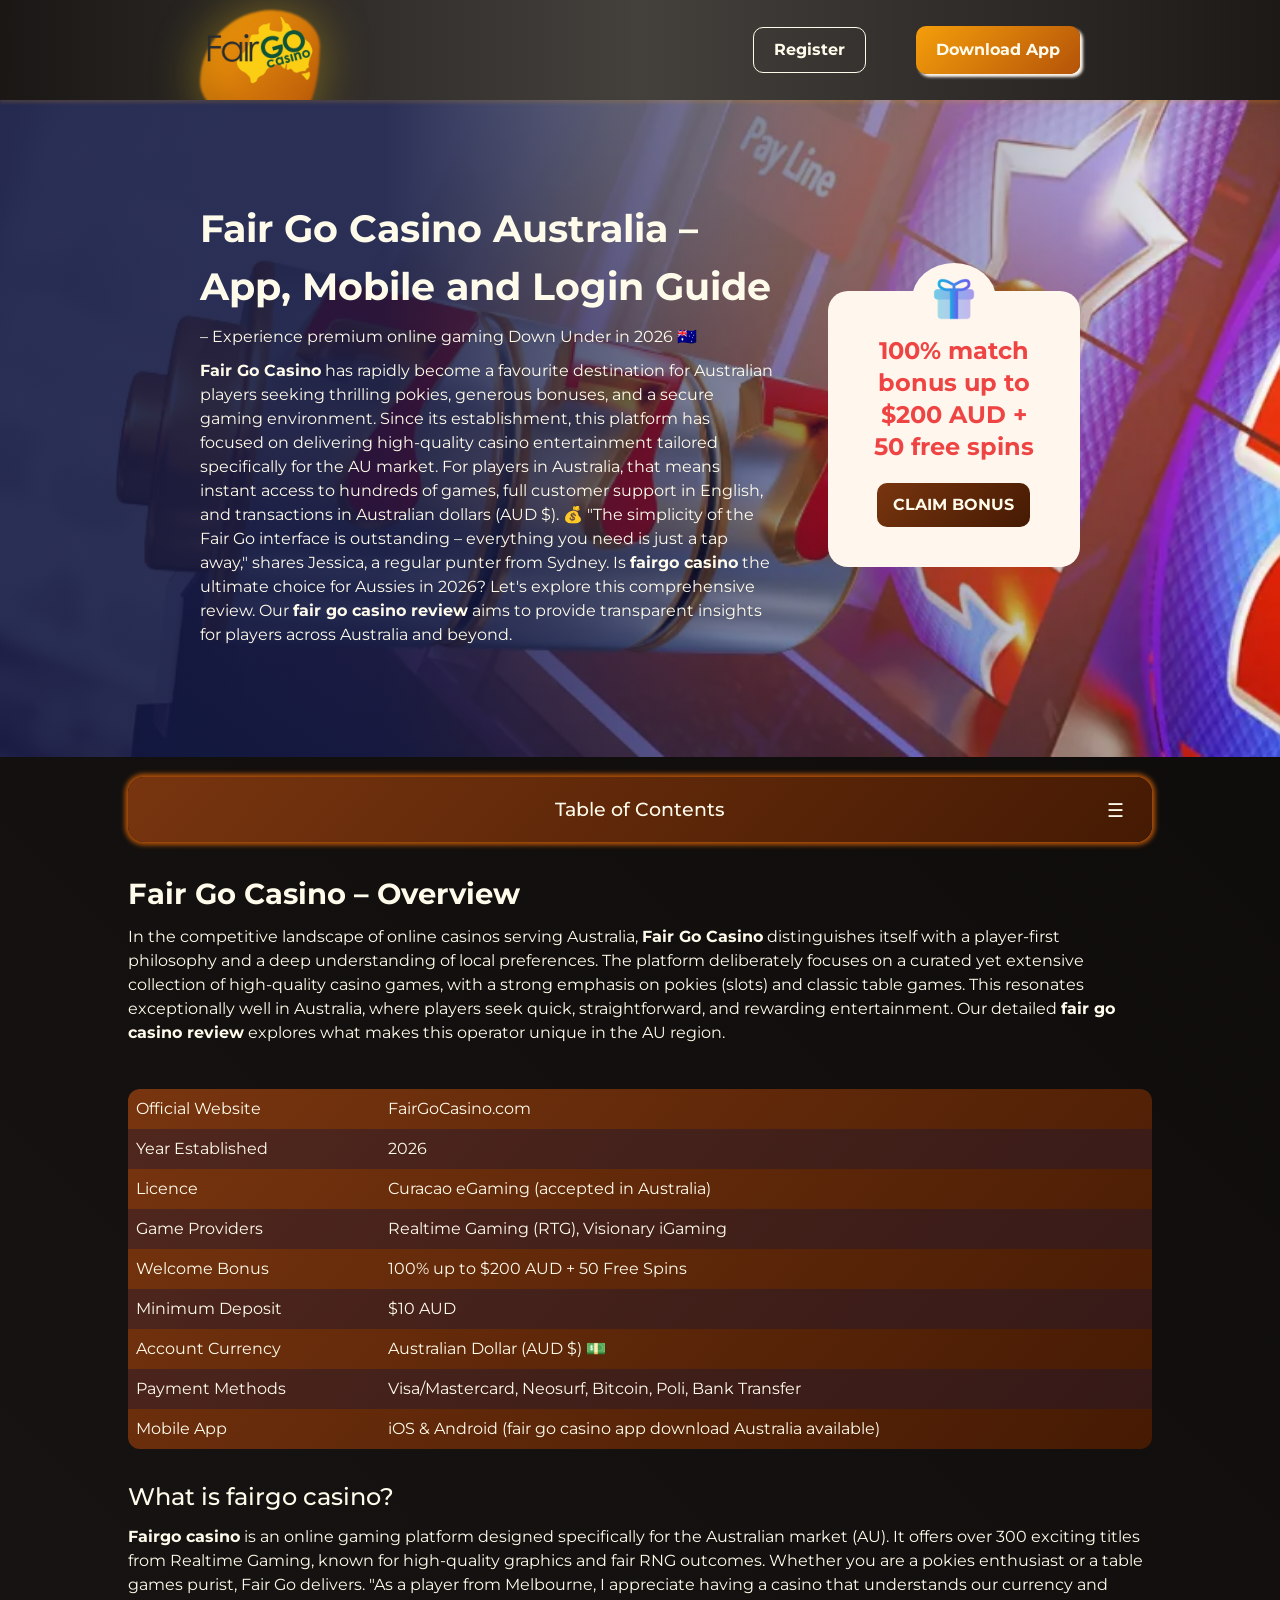
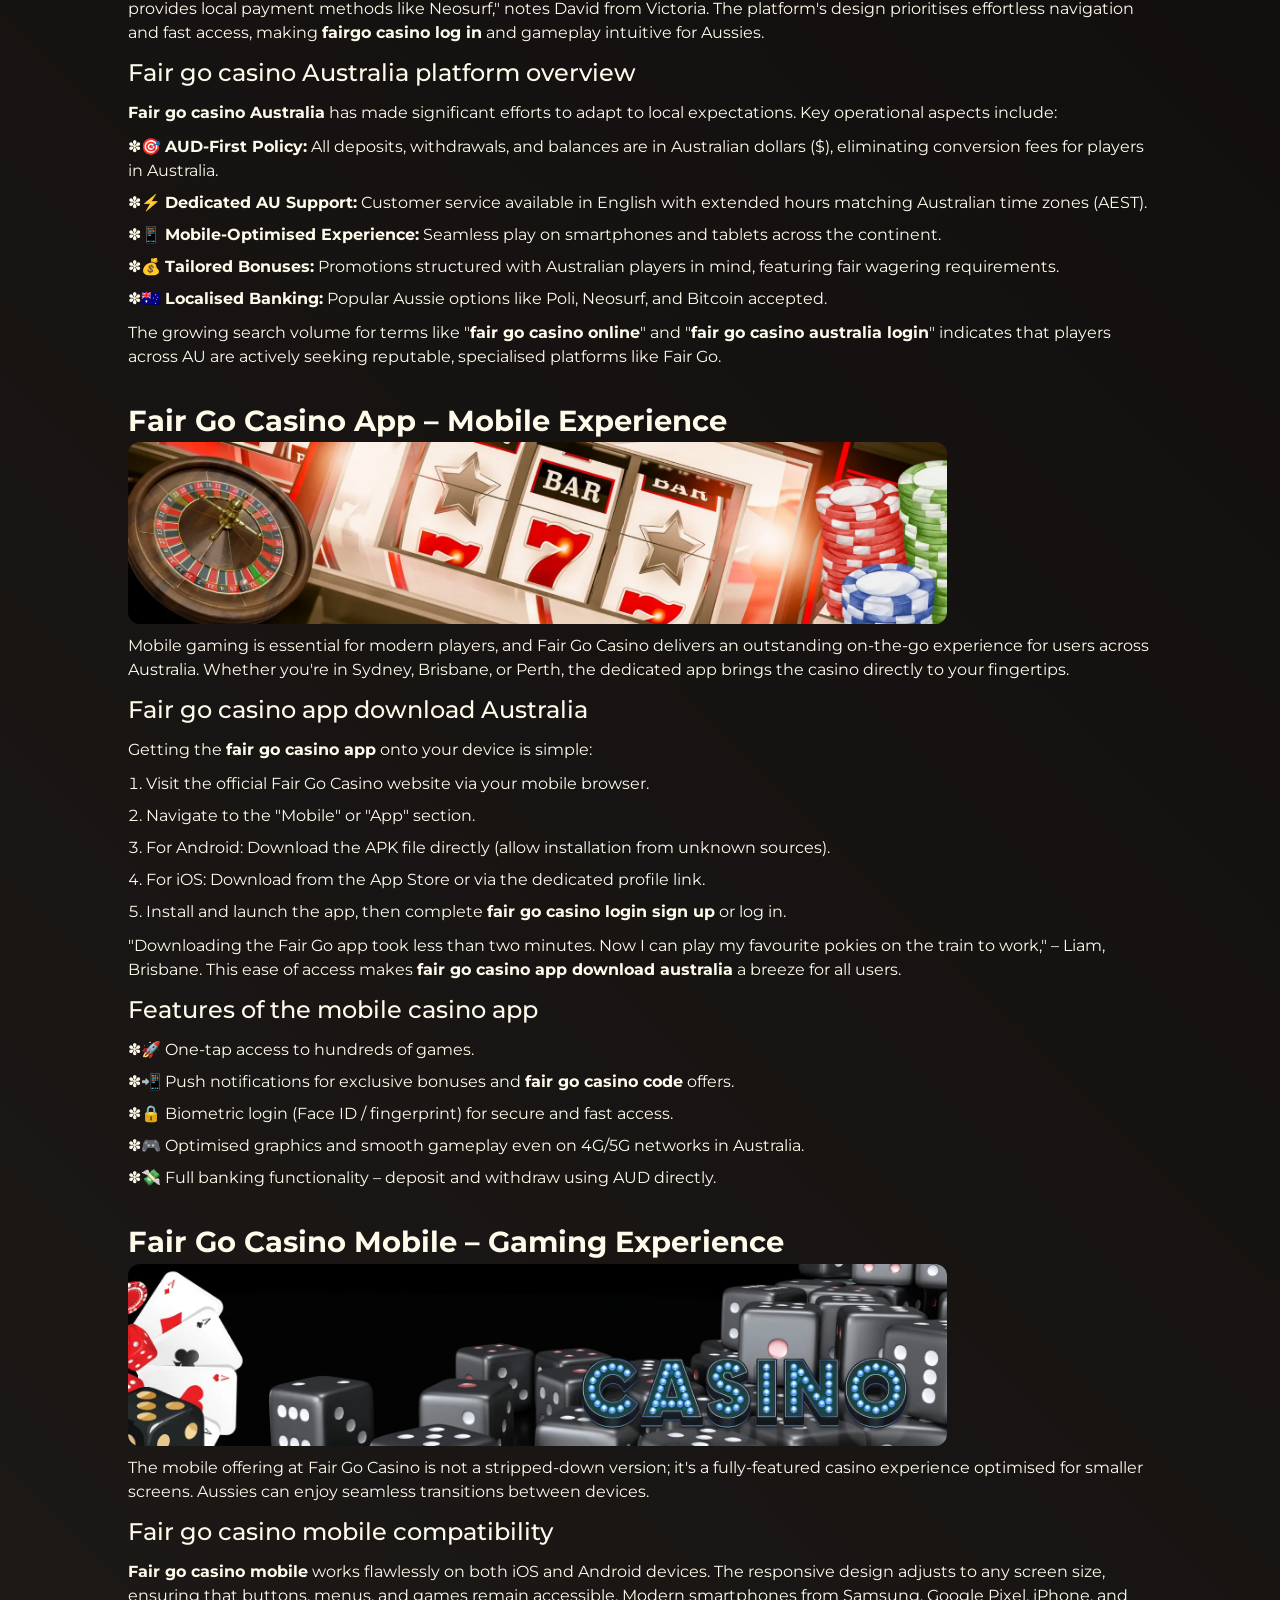
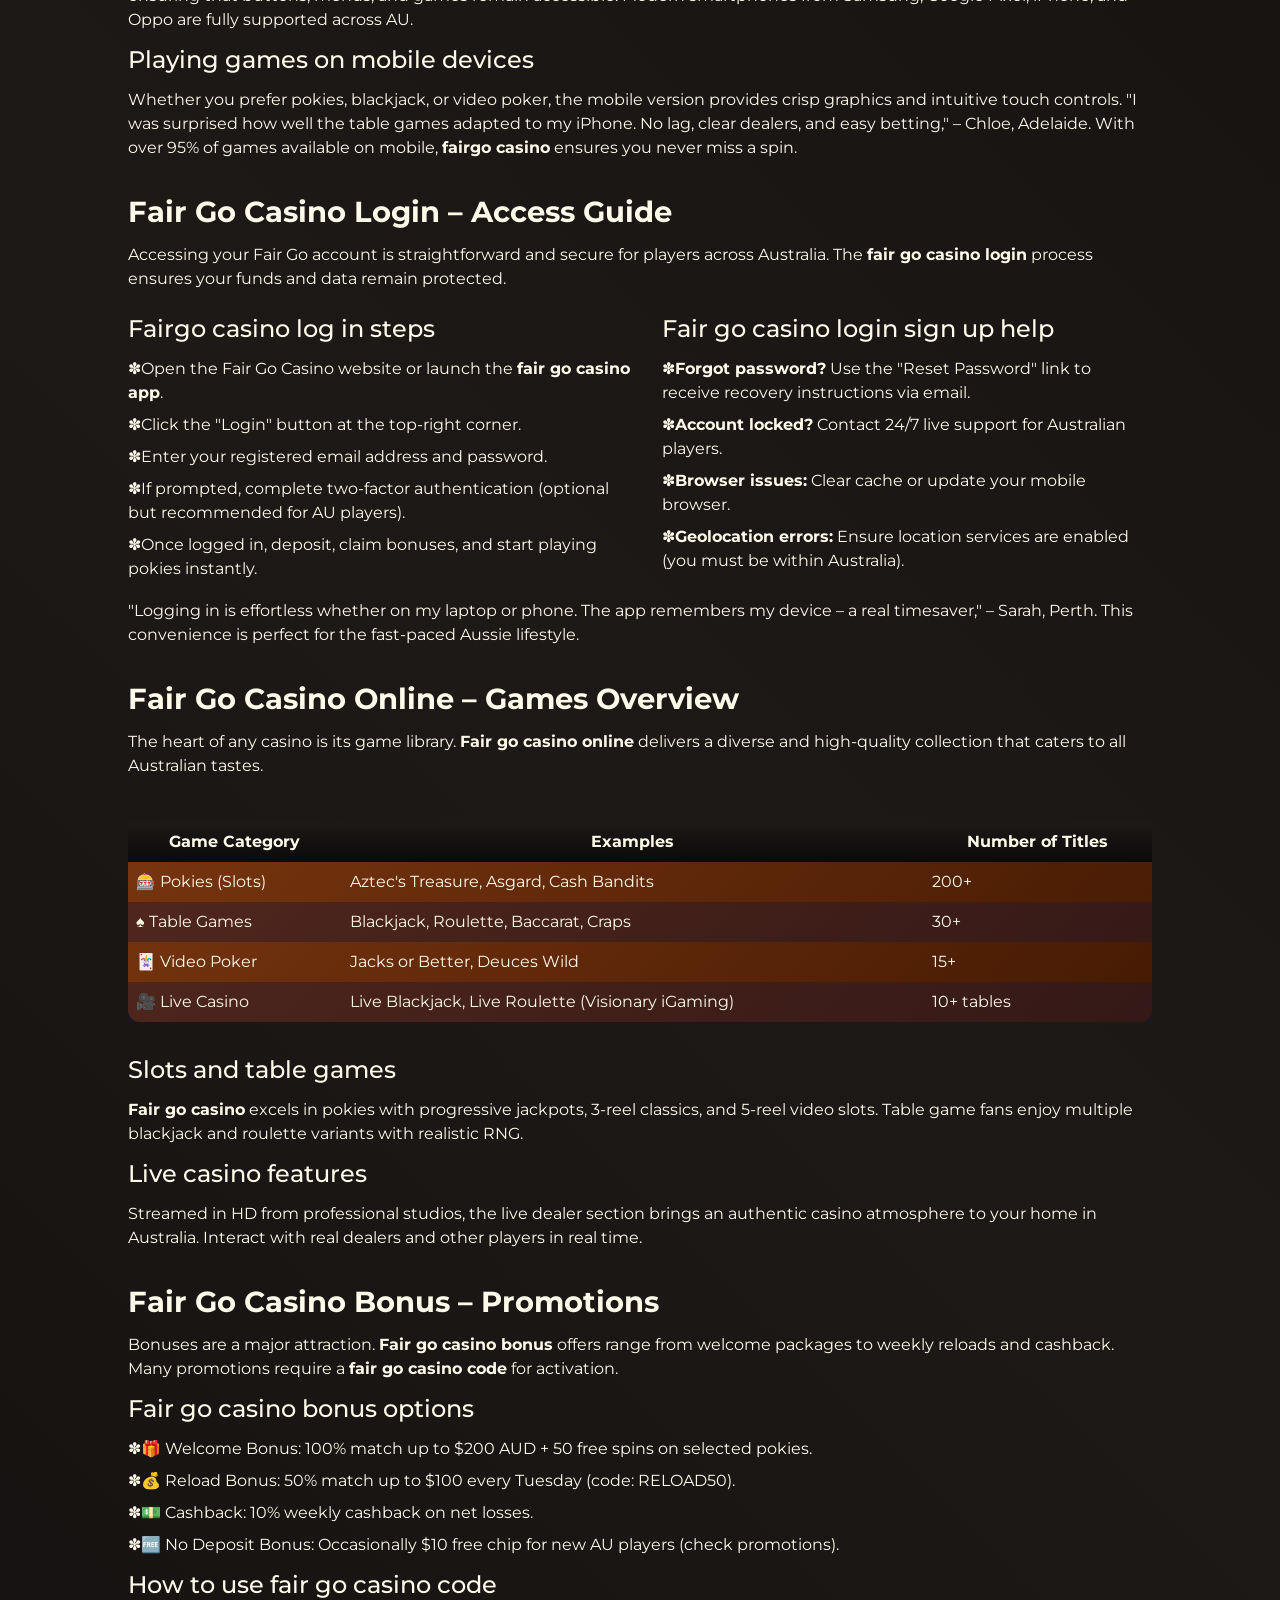
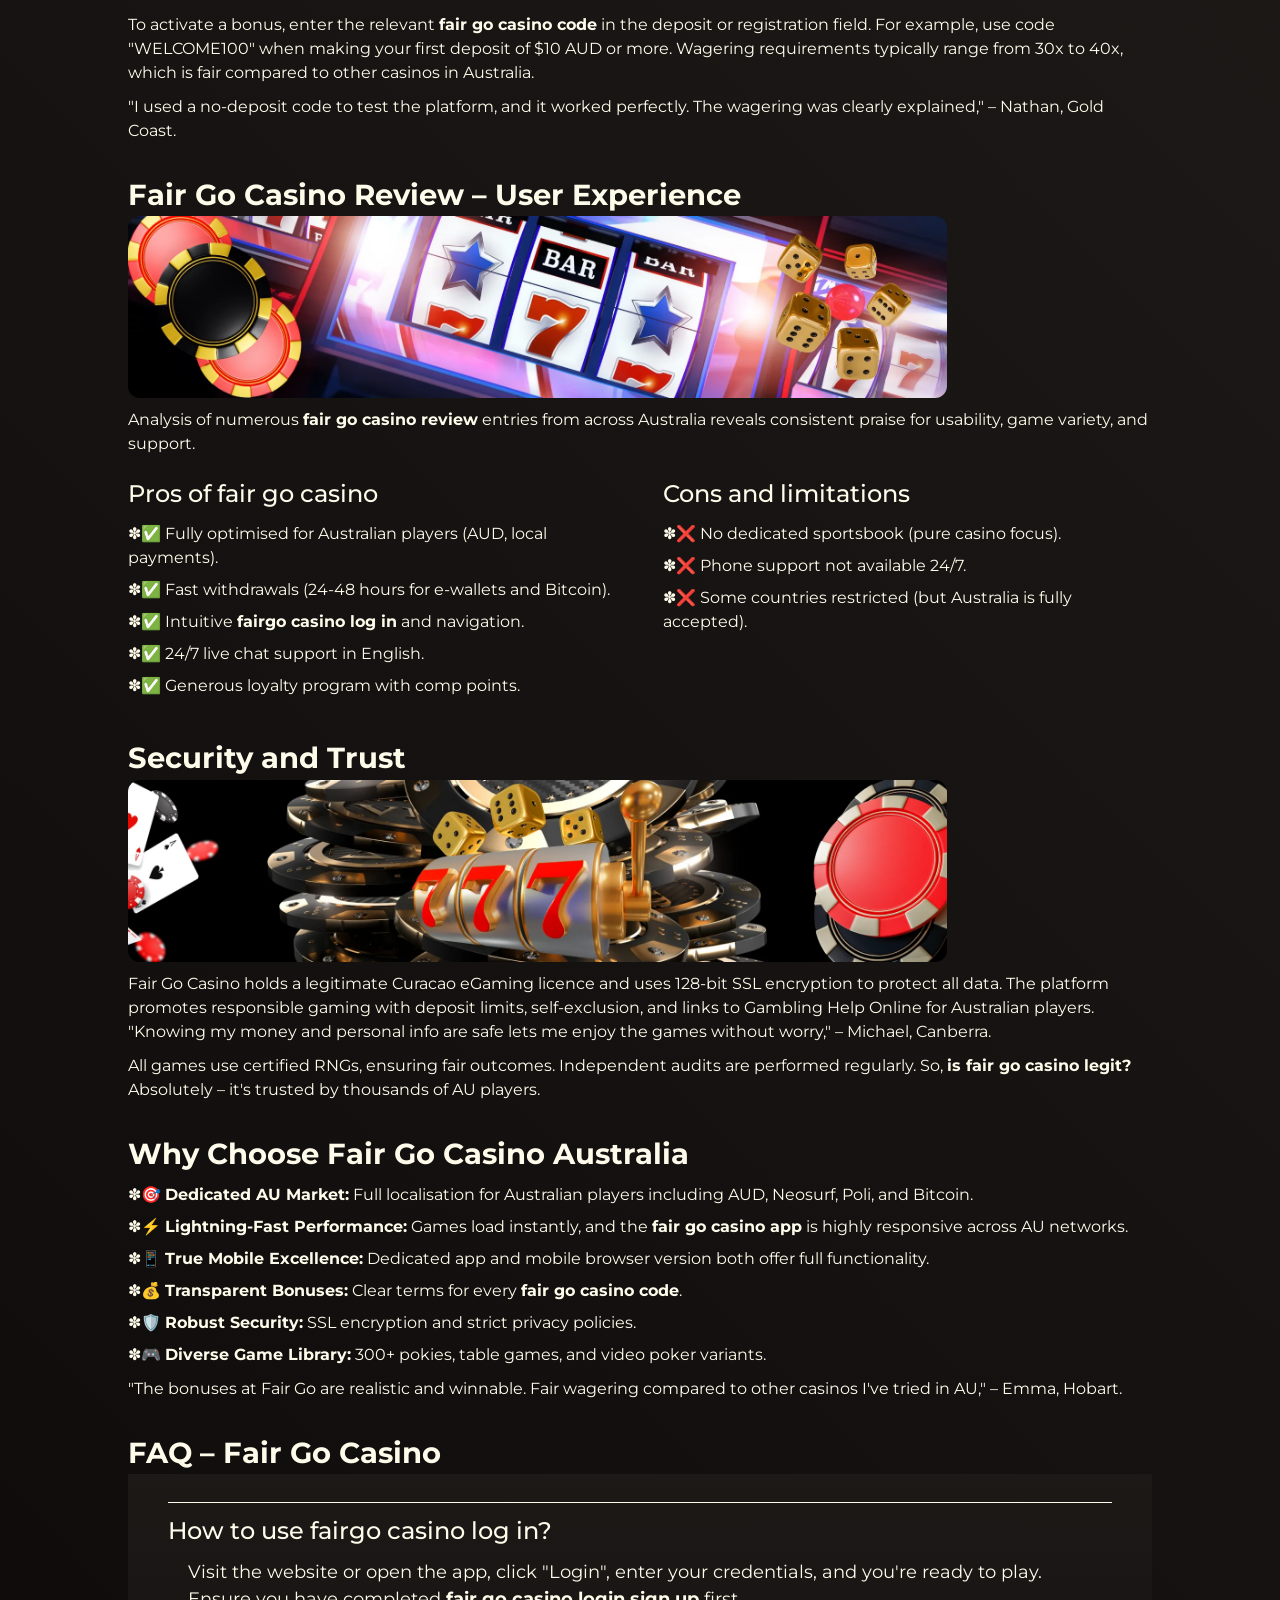
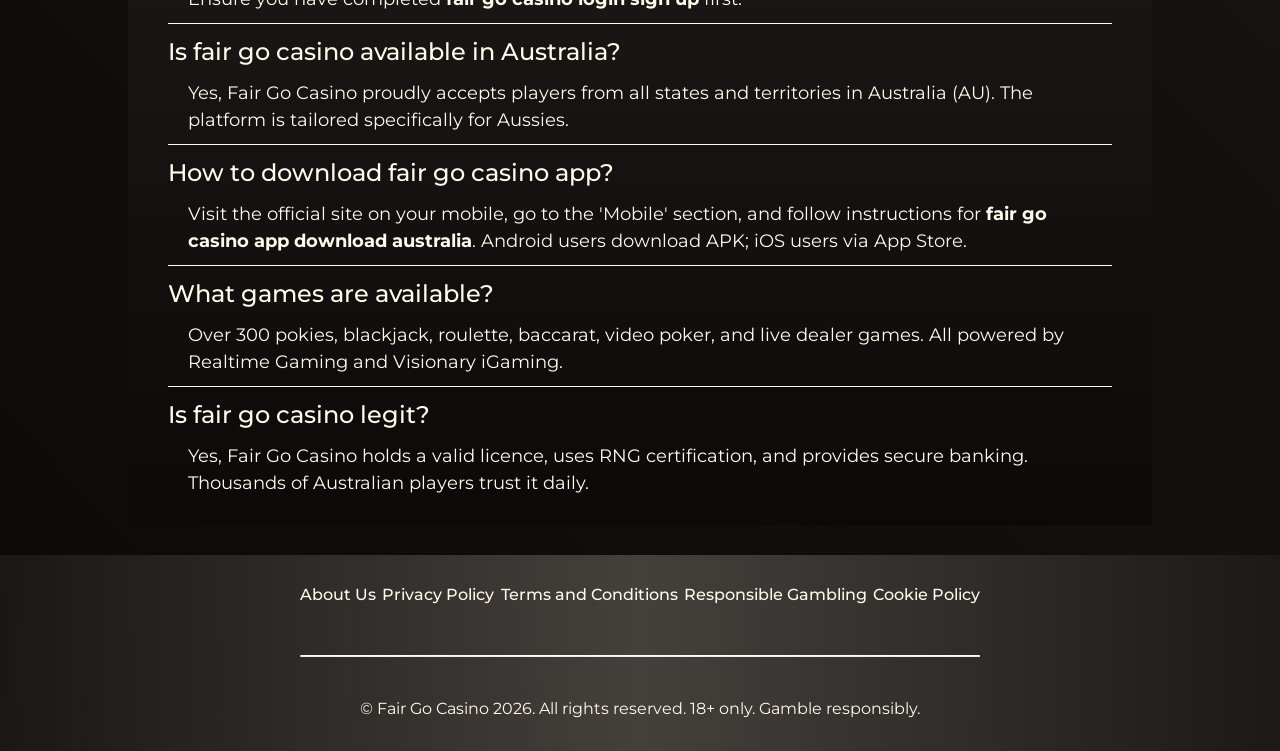
<file: index.html>
<!DOCTYPE html>
<html lang="en">

<head>
    <meta charset="UTF-8">
    <meta name="viewport" content="width=device-width, initial-scale=1.0">
    <link rel="stylesheet" href="style.css">
    <link rel="shortcut icon" href="favicon.ico" type="image/x-icon">
    <title>Fair Go Casino Australia 🎰 App, Mobile, Login & Games Guide</title>
    <meta name="description"
        content="Fair Go Casino Australia 🇦🇺 Explore the app, mobile casino experience, login process and available games and features.">
    <meta name="googlebot" content="index, follow, noarchive, max-snippet:-1">

    <link rel="alternate" hreflang="en-AU" href="https://www.haasechiro.com/en-au/">
    <link rel="alternate" hreflang="x-default" href="https://www.haasechiro.com/">
    <link rel="canonical" href="https://www.haasechiro.com/en-au/">

    <meta property="og:type" content="website" />
    <meta property="og:title" content="Fair Go Casino Australia 🎰 App, Mobile, Login & Games Guide" />
    <meta property="og:description"
        content="Fair Go Casino Australia 🇦🇺 Explore the app, mobile casino experience, login process and available games and features." />
    <meta property="og:url" content="https://www.haasechiro.com/" />
    <meta property="og:site_name" content="Fair Go Casino" />
    <meta property="og:image" content="https://www.haasechiro.com/img/1.webp" />
    <meta property="og:locale" content="en_AU" />

    <meta name="twitter:card" content="summary_large_image" />
    <meta name="twitter:title" content="Fair Go Casino Australia 🎰 App, Mobile, Login & Games Guide" />
    <meta name="twitter:description"
        content="Fair Go Casino Australia 🇦🇺 Explore the app, mobile casino experience, login process and available games and features." />
    <meta name="twitter:image" content="https://www.haasechiro.com/img/1.webp" />

    <script type="application/ld+json">
    {
        "@context": "https://schema.org",
        "@type": "Article",
        "headline": "Fair Go Casino Australia 🎰 App, Mobile, Login & Games Guide",
        "description": "Fair Go Casino Australia 🇦🇺 Explore the app, mobile casino experience, login process and available games and features.",
        "mainEntityOfPage": {
            "@type": "WebPage",
            "@id": "https://www.haasechiro.com/"
        },
        "author": {
            "@type": "Person",
            "name": "James Wilson",
            "url": "https://www.haasechiro.com/"
        },
        "publisher": {
            "@type": "Organization",
            "name": "Fair Go Casino",
            "logo": {
                "@type": "ImageObject",
                "url": "https://www.haasechiro.com/img/logo.webp"
            }
        },
        "datePublished": "2026-04-13",
        "dateModified": "2026-04-13"
    }
    </script>

    <script type="application/ld+json">
    {
        "@context": "https://schema.org",
        "@type": "WebSite",
        "url": "https://www.haasechiro.com/",
        "name": "Fair Go Casino",
        "description": "Fair Go Casino Australia: platform for casino games, bonuses, and comprehensive reviews.",
        "inLanguage": "en-AU"
    }
    </script>

    <script type="application/ld+json">
    {
        "@context": "https://schema.org",
        "@type": "BreadcrumbList",
        "itemListElement": [{
                "@type": "ListItem",
                "position": 1,
                "name": "Home",
                "item": "https://www.haasechiro.com/"
            },
            {
                "@type": "ListItem",
                "position": 2,
                "name": "🎰 Fair Go Guide",
                "item": "https://www.haasechiro.com/"
            }
        ]
    }
    </script>

    <script type="application/ld+json">
    {
      "@context": "https://schema.org",
      "@type": "FAQPage",
      "mainEntity": [
        {
          "@type": "Question",
          "name": "How to use fairgo casino log in?",
          "acceptedAnswer": {
            "@type": "Answer",
            "text": "Visit the official website or open the Fair Go Casino app, click 'Login', enter your email and password, then access your account instantly."
          }
        },
        {
          "@type": "Question",
          "name": "Is fair go casino available in Australia?",
          "acceptedAnswer": {
            "@type": "Answer",
            "text": "Yes, Fair Go Casino is fully licensed and welcomes players from all states in Australia (AU)."
          }
        },
        {
          "@type": "Question",
          "name": "How to download fair go casino app?",
          "acceptedAnswer": {
            "@type": "Answer",
            "text": "Go to the official site, click the mobile/app section, download the APK for Android or iOS app directly for Australian users."
          }
        },
        {
          "@type": "Question",
          "name": "What games are available?",
          "acceptedAnswer": {
            "@type": "Answer",
            "text": "Over 300 slots, table games like blackjack and roulette, video poker, and specialty games are available."
          }
        },
        {
          "@type": "Question",
          "name": "Is fair go casino legit?",
          "acceptedAnswer": {
            "@type": "Answer",
            "text": "Absolutely. Fair Go Casino holds a valid license from Curacao eGaming and uses advanced SSL encryption, making it safe for Australian players."
          }
        }
      ]
    }
    </script>
</head>

<body>

    <header>
        <div class="logo">
            <div class="blob"></div>
            <a href="/"><img src="./img/logo.webp" alt="Fair Go Casino logo" width="140" height="70"></a>
        </div>

        <div class="header-btn">
            <a href="/play/" rel="nofollow" content="noindex" class="h-violet-btn">Register</a>
            <a href="/play/" rel="nofollow" content="noindex" class="h-accent-btn">Download App</a>
        </div>
    </header>

    <main>
        <div class="promo">
            <div class="promo-l">

                <h1>Fair Go Casino Australia – App, Mobile and Login Guide</h1>
                <p class="txt">
                    – Experience premium online gaming Down Under in 2026 🇦🇺
                </p>
                <p class="txt">
                    <strong>Fair Go Casino</strong> has rapidly become a favourite destination for Australian players
                    seeking thrilling pokies, generous bonuses, and a secure gaming environment. Since its
                    establishment, this platform has focused on delivering high-quality casino entertainment tailored
                    specifically for the AU market. For players in Australia, that means instant access to hundreds of
                    games, full customer support in English, and transactions in Australian dollars (AUD $). 💰 "The
                    simplicity of the Fair Go interface is outstanding – everything you need is just a tap away," shares
                    Jessica, a regular punter from Sydney. Is <strong>fairgo casino</strong> the ultimate choice for
                    Aussies in 2026? Let's explore this comprehensive review. Our <strong>fair go casino review</strong>
                    aims to provide transparent insights for players across Australia and beyond.
                </p>
            </div>

            <div class="promo-gift">
                <div class="gift-box">
                    <img class="gift-zoom" src="./img/gift.webp" alt="bonus gift" width="50" height="50">
                </div>

                <p class="txt-accent">
                    100% match bonus up to $200 AUD + 50 free spins
                </p>

                <a href="/play/" rel="nofollow" content="noindex" class="btn-accent">Claim Bonus</a>
            </div>
        </div>

        <div class="wrapper">
            <div class="navigation">
                <input type="checkbox" id="toggle-nav" hidden>
                <label for="toggle-nav" class="txt-nav">Table of Contents</label>

                <ul class="nav-list">
                    <li class="nav-item"><a href="#review">Fair Go Casino – Overview</a></li>
                    <li class="nav-item"><a href="#inscription">Fair Go Casino App – Mobile Experience</a></li>
                    <li class="nav-item"><a href="#bonus">Fair Go Casino Mobile – Gaming Experience</a></li>
                    <li class="nav-item"><a href="#jeux">Fair Go Casino Login – Access Guide</a></li>
                    <li class="nav-item"><a href="#prestataires">Fair Go Casino Online – Games Overview</a></li>
                    <li class="nav-item"><a href="#conseils">Fair Go Casino Bonus – Promotions</a></li>
                    <li class="nav-item"><a href="#mobile">Fair Go Casino Review – User Experience</a></li>
                    <li class="nav-item"><a href="#demo">Security and Trust</a></li>
                    <li class="nav-item"><a href="#deposit">Why Choose Fair Go Casino Australia</a></li>
                    <li class="nav-item"><a href="#faq">FAQ – Fair Go Casino</a></li>
                </ul>
            </div>

            <div class="container" id="review">
                <h2>Fair Go Casino – Overview</h2>
                <p class="txt">
                    In the competitive landscape of online casinos serving Australia, <strong>Fair Go Casino</strong>
                    distinguishes itself with a player-first philosophy and a deep understanding of local preferences.
                    The platform deliberately focuses on a curated yet extensive collection of high-quality casino
                    games, with a strong emphasis on pokies (slots) and classic table games. This resonates
                    exceptionally well in Australia, where players seek quick, straightforward, and rewarding
                    entertainment. Our detailed <strong>fair go casino review</strong> explores what makes this operator
                    unique in the AU region.
                </p>

                <div class="table-wrapper">
                    <table>
                        <tbody>
                            <tr>
                                <td>Official Website</td>
                                <td>FairGoCasino.com</td>
                            </tr>
                            <tr>
                                <td>Year Established</td>
                                <td>2026</td>
                            </tr>
                            <tr>
                                <td>Licence</td>
                                <td>Curacao eGaming (accepted in Australia)</td>
                            </tr>
                            <tr>
                                <td>Game Providers</td>
                                <td>Realtime Gaming (RTG), Visionary iGaming</td>
                            </tr>
                            <tr>
                                <td>Welcome Bonus</td>
                                <td>100% up to $200 AUD + 50 Free Spins</td>
                            </tr>
                            <tr>
                                <td>Minimum Deposit</td>
                                <td>$10 AUD</td>
                            </tr>
                            <tr>
                                <td>Account Currency</td>
                                <td>Australian Dollar (AUD $) 💵</td>
                            </tr>
                            <tr>
                                <td>Payment Methods</td>
                                <td>Visa/Mastercard, Neosurf, Bitcoin, Poli, Bank Transfer</td>
                            </tr>
                            <tr>
                                <td>Mobile App</td>
                                <td>iOS & Android (fair go casino app download Australia available)</td>
                            </tr>
                        </tbody>
                    </table>
                </div>

                <h3>What is fairgo casino?</h3>
                <p class="txt">
                    <strong>Fairgo casino</strong> is an online gaming platform designed specifically for the Australian
                    market (AU). It offers over 300 exciting titles from Realtime Gaming, known for high-quality
                    graphics and fair RNG outcomes. Whether you are a pokies enthusiast or a table games purist, Fair Go
                    delivers. "As a player from Melbourne, I appreciate having a casino that understands our currency
                    and provides local payment methods like Neosurf," notes David from Victoria. The platform's design
                    prioritises effortless navigation and fast access, making <strong>fairgo casino log in</strong> and
                    gameplay intuitive for Aussies.
                </p>

                <h3>Fair go casino Australia platform overview</h3>
                <p class="txt">
                    <strong>Fair go casino Australia</strong> has made significant efforts to adapt to local
                    expectations. Key operational aspects include:
                </p>
                <ul>
                    <li>🎯 <strong>AUD-First Policy:</strong> All deposits, withdrawals, and balances are in Australian
                        dollars ($), eliminating conversion fees for players in Australia.</li>
                    <li>⚡ <strong>Dedicated AU Support:</strong> Customer service available in English with extended
                        hours matching Australian time zones (AEST).</li>
                    <li>📱 <strong>Mobile-Optimised Experience:</strong> Seamless play on smartphones and tablets across
                        the continent.</li>
                    <li>💰 <strong>Tailored Bonuses:</strong> Promotions structured with Australian players in mind,
                        featuring fair wagering requirements.</li>
                    <li>🇦🇺 <strong>Localised Banking:</strong> Popular Aussie options like Poli, Neosurf, and Bitcoin
                        accepted.</li>
                </ul>
                <p class="txt">
                    The growing search volume for terms like "<strong>fair go casino online</strong>" and "<strong>fair
                        go casino australia login</strong>" indicates that players across AU are actively seeking
                    reputable, specialised platforms like Fair Go.
                </p>
            </div>

            <div class="container" id="inscription">
                <h2>Fair Go Casino App – Mobile Experience</h2>
                <img src="./img/3.webp" alt="Fair Go Casino App on mobile" width="1000" height="800">
                <p class="txt">
                    Mobile gaming is essential for modern players, and Fair Go Casino delivers an outstanding on-the-go
                    experience for users across Australia. Whether you're in Sydney, Brisbane, or Perth, the dedicated
                    app brings the casino directly to your fingertips.
                </p>

                <h3>Fair go casino app download Australia</h3>
                <p class="txt">
                    Getting the <strong>fair go casino app</strong> onto your device is simple:
                </p>
                <ol>
                    <li>Visit the official Fair Go Casino website via your mobile browser.</li>
                    <li>Navigate to the "Mobile" or "App" section.</li>
                    <li>For Android: Download the APK file directly (allow installation from unknown sources).</li>
                    <li>For iOS: Download from the App Store or via the dedicated profile link.</li>
                    <li>Install and launch the app, then complete <strong>fair go casino login sign up</strong> or log
                        in.</li>
                </ol>
                <p class="txt">"Downloading the Fair Go app took less than two minutes. Now I can play my favourite
                    pokies on the train to work," – Liam, Brisbane. This ease of access makes <strong>fair go casino app
                        download australia</strong> a breeze for all users.</p>

                <h3>Features of the mobile casino app</h3>
                <ul>
                    <li>🚀 One-tap access to hundreds of games.</li>
                    <li>📲 Push notifications for exclusive bonuses and <strong>fair go casino code</strong> offers.
                    </li>
                    <li>🔒 Biometric login (Face ID / fingerprint) for secure and fast access.</li>
                    <li>🎮 Optimised graphics and smooth gameplay even on 4G/5G networks in Australia.</li>
                    <li>💸 Full banking functionality – deposit and withdraw using AUD directly.</li>
                </ul>
            </div>

            <div class="container" id="bonus">
                <h2>Fair Go Casino Mobile – Gaming Experience</h2>
                <img src="./img/1.webp" alt="Mobile gaming at Fair Go Casino" width="1000" height="800">
                <p class="txt">
                    The mobile offering at Fair Go Casino is not a stripped-down version; it's a fully-featured casino
                    experience optimised for smaller screens. Aussies can enjoy seamless transitions between devices.
                </p>

                <h3>Fair go casino mobile compatibility</h3>
                <p class="txt">
                    <strong>Fair go casino mobile</strong> works flawlessly on both iOS and Android devices. The
                    responsive design adjusts to any screen size, ensuring that buttons, menus, and games remain
                    accessible. Modern smartphones from Samsung, Google Pixel, iPhone, and Oppo are fully supported
                    across AU.
                </p>

                <h3>Playing games on mobile devices</h3>
                <p class="txt">
                    Whether you prefer pokies, blackjack, or video poker, the mobile version provides crisp graphics and
                    intuitive touch controls. "I was surprised how well the table games adapted to my iPhone. No lag,
                    clear dealers, and easy betting," – Chloe, Adelaide. With over 95% of games available on mobile,
                    <strong>fairgo casino</strong> ensures you never miss a spin.
                </p>
            </div>

            <div class="container" id="jeux">
                <h2>Fair Go Casino Login – Access Guide</h2>
                <p class="txt">
                    Accessing your Fair Go account is straightforward and secure for players across Australia. The
                    <strong>fair go casino login</strong> process ensures your funds and data remain protected.
                </p>

                <div class="promoties-bonus">
                    <div>
                        <h3>Fairgo casino log in steps</h3>
                        <ul>
                            <li>Open the Fair Go Casino website or launch the <strong>fair go casino app</strong>.</li>
                            <li>Click the "Login" button at the top-right corner.</li>
                            <li>Enter your registered email address and password.</li>
                            <li>If prompted, complete two-factor authentication (optional but recommended for AU
                                players).</li>
                            <li>Once logged in, deposit, claim bonuses, and start playing pokies instantly.</li>
                        </ul>
                    </div>
                    <div>
                        <h3>Fair go casino login sign up help</h3>
                        <ul>
                            <li><strong>Forgot password?</strong> Use the "Reset Password" link to receive recovery
                                instructions via email.</li>
                            <li><strong>Account locked?</strong> Contact 24/7 live support for Australian players.</li>
                            <li><strong>Browser issues:</strong> Clear cache or update your mobile browser.</li>
                            <li><strong>Geolocation errors:</strong> Ensure location services are enabled (you must be
                                within Australia).</li>
                        </ul>
                    </div>
                </div>
                <p class="txt">"Logging in is effortless whether on my laptop or phone. The app remembers my device – a
                    real timesaver," – Sarah, Perth. This convenience is perfect for the fast-paced Aussie lifestyle.
                </p>
            </div>

            <div class="container" id="prestataires">
                <h2>Fair Go Casino Online – Games Overview</h2>
                <p class="txt">
                    The heart of any casino is its game library. <strong>Fair go casino online</strong> delivers a
                    diverse and high-quality collection that caters to all Australian tastes.
                </p>

                <div class="table-wrapper">
                    <table>
                        <thead>
                            <tr>
                                <th>Game Category</th>
                                <th>Examples</th>
                                <th>Number of Titles</th>
                            </tr>
                        </thead>
                        <tbody>
                            <tr>
                                <td>🎰 Pokies (Slots)</td>
                                <td>Aztec's Treasure, Asgard, Cash Bandits</td>
                                <td>200+</td>
                            </tr>
                            <tr>
                                <td>♠️ Table Games</td>
                                <td>Blackjack, Roulette, Baccarat, Craps</td>
                                <td>30+</td>
                            </tr>
                            <tr>
                                <td>🃏 Video Poker</td>
                                <td>Jacks or Better, Deuces Wild</td>
                                <td>15+</td>
                            </tr>
                            <tr>
                                <td>🎥 Live Casino</td>
                                <td>Live Blackjack, Live Roulette (Visionary iGaming)</td>
                                <td>10+ tables</td>
                            </tr>
                        </tbody>
                    </table>
                </div>

                <h3>Slots and table games</h3>
                <p class="txt"><strong>Fair go casino</strong> excels in pokies with progressive jackpots, 3-reel
                    classics, and 5-reel video slots. Table game fans enjoy multiple blackjack and roulette variants
                    with realistic RNG.</p>
                <h3>Live casino features</h3>
                <p class="txt">Streamed in HD from professional studios, the live dealer section brings an authentic
                    casino atmosphere to your home in Australia. Interact with real dealers and other players in real
                    time.</p>
            </div>

            <div class="container" id="conseils">
                <h2>Fair Go Casino Bonus – Promotions</h2>
                <p class="txt">
                    Bonuses are a major attraction. <strong>Fair go casino bonus</strong> offers range from welcome
                    packages to weekly reloads and cashback. Many promotions require a <strong>fair go casino
                        code</strong> for activation.
                </p>

                <h3>Fair go casino bonus options</h3>
                <ul>
                    <li>🎁 Welcome Bonus: 100% match up to $200 AUD + 50 free spins on selected pokies.</li>
                    <li>💰 Reload Bonus: 50% match up to $100 every Tuesday (code: RELOAD50).</li>
                    <li>💵 Cashback: 10% weekly cashback on net losses.</li>
                    <li>🆓 No Deposit Bonus: Occasionally $10 free chip for new AU players (check promotions).</li>
                </ul>
                <h3>How to use fair go casino code</h3>
                <p class="txt">To activate a bonus, enter the relevant <strong>fair go casino code</strong> in the
                    deposit or registration field. For example, use code "WELCOME100" when making your first deposit of
                    $10 AUD or more. Wagering requirements typically range from 30x to 40x, which is fair compared to
                    other casinos in Australia.</p>
                <p class="txt">"I used a no-deposit code to test the platform, and it worked perfectly. The wagering was
                    clearly explained," – Nathan, Gold Coast.</p>
            </div>

            <div class="container" id="mobile">
                <h2>Fair Go Casino Review – User Experience</h2>
                <img src="./img/2.webp" alt="Fair Go Casino user experience" width="1000" height="800">
                <p class="txt">Analysis of numerous <strong>fair go casino review</strong> entries from across Australia
                    reveals consistent praise for usability, game variety, and support.</p>
                <div class="promoties-bonus">
                    <div>
                        <h3>Pros of fair go casino</h3>
                        <ul>
                            <li>✅ Fully optimised for Australian players (AUD, local payments).</li>
                            <li>✅ Fast withdrawals (24-48 hours for e-wallets and Bitcoin).</li>
                            <li>✅ Intuitive <strong>fairgo casino log in</strong> and navigation.</li>
                            <li>✅ 24/7 live chat support in English.</li>
                            <li>✅ Generous loyalty program with comp points.</li>
                        </ul>
                    </div>
                    <div>
                        <h3>Cons and limitations</h3>
                        <ul>
                            <li>❌ No dedicated sportsbook (pure casino focus).</li>
                            <li>❌ Phone support not available 24/7.</li>
                            <li>❌ Some countries restricted (but Australia is fully accepted).</li>
                        </ul>
                    </div>
                </div>
            </div>

            <div class="container" id="demo">
                <h2>Security and Trust</h2>
                <img src="./img/4.webp" alt="Security at Fair Go Casino" width="1000" height="800">
                <p class="txt">Fair Go Casino holds a legitimate Curacao eGaming licence and uses 128-bit SSL encryption
                    to protect all data. The platform promotes responsible gaming with deposit limits, self-exclusion,
                    and links to Gambling Help Online for Australian players. "Knowing my money and personal info are
                    safe lets me enjoy the games without worry," – Michael, Canberra.</p>
                <p class="txt">All games use certified RNGs, ensuring fair outcomes. Independent audits are performed
                    regularly. So, <strong>is fair go casino legit?</strong> Absolutely – it's trusted by thousands of
                    AU players.</p>
            </div>

            <div class="container" id="deposit">
                <h2>Why Choose Fair Go Casino Australia</h2>
                <ul>
                    <li>🎯 <strong>Dedicated AU Market:</strong> Full localisation for Australian players including AUD,
                        Neosurf, Poli, and Bitcoin.</li>
                    <li>⚡ <strong>Lightning-Fast Performance:</strong> Games load instantly, and the <strong>fair go
                            casino app</strong> is highly responsive across AU networks.</li>
                    <li>📱 <strong>True Mobile Excellence:</strong> Dedicated app and mobile browser version both offer
                        full functionality.</li>
                    <li>💰 <strong>Transparent Bonuses:</strong> Clear terms for every <strong>fair go casino
                            code</strong>.</li>
                    <li>🛡️ <strong>Robust Security:</strong> SSL encryption and strict privacy policies.</li>
                    <li>🎮 <strong>Diverse Game Library:</strong> 300+ pokies, table games, and video poker variants.
                    </li>
                </ul>
                <p class="txt">"The bonuses at Fair Go are realistic and winnable. Fair wagering compared to other
                    casinos I've tried in AU," – Emma, Hobart.</p>
            </div>

            <div class="container" id="faq">
                <h2>FAQ – Fair Go Casino</h2>
                <div class="faq-contnetn">
                    <div class="qa-scontent-title">
                        <h3>How to use fairgo casino log in?</h3>
                        <div class="qa-answaer">Visit the website or open the app, click "Login", enter your
                            credentials, and you're ready to play. Ensure you have completed <strong>fair go casino
                                login sign up</strong> first.</div>
                    </div>
                    <div class="qa-scontent-title">
                        <h3>Is fair go casino available in Australia?</h3>
                        <div class="qa-answaer">Yes, Fair Go Casino proudly accepts players from all states and
                            territories in Australia (AU). The platform is tailored specifically for Aussies.</div>
                    </div>
                    <div class="qa-scontent-title">
                        <h3>How to download fair go casino app?</h3>
                        <div class="qa-answaer">Visit the official site on your mobile, go to the 'Mobile' section, and
                            follow instructions for <strong>fair go casino app download australia</strong>. Android
                            users download APK; iOS users via App Store.</div>
                    </div>
                    <div class="qa-scontent-title">
                        <h3>What games are available?</h3>
                        <div class="qa-answaer">Over 300 pokies, blackjack, roulette, baccarat, video poker, and live
                            dealer games. All powered by Realtime Gaming and Visionary iGaming.</div>
                    </div>
                    <div class="qa-scontent-title">
                        <h3>Is fair go casino legit?</h3>
                        <div class="qa-answaer">Yes, Fair Go Casino holds a valid licence, uses RNG certification, and
                            provides secure banking. Thousands of Australian players trust it daily.</div>
                    </div>
                </div>
            </div>
        </div>
    </main>

    <footer>
        <ul>
            <li><a href="/about-us/">About Us</a></li>
            <li><a href="/privacy-policy/">Privacy Policy</a></li>
            <li><a href="/terms-and-conditions/">Terms and Conditions</a></li>
            <li><a href="/responsible-gambling/">Responsible Gambling</a></li>
            <li><a href="/cookie-policy/">Cookie Policy</a></li>
        </ul>
        <hr>
        <p class="txt">© Fair Go Casino 2026. All rights reserved. 18+ only. Gamble responsibly.</p>
    </footer>
</body>

</html>
</file>
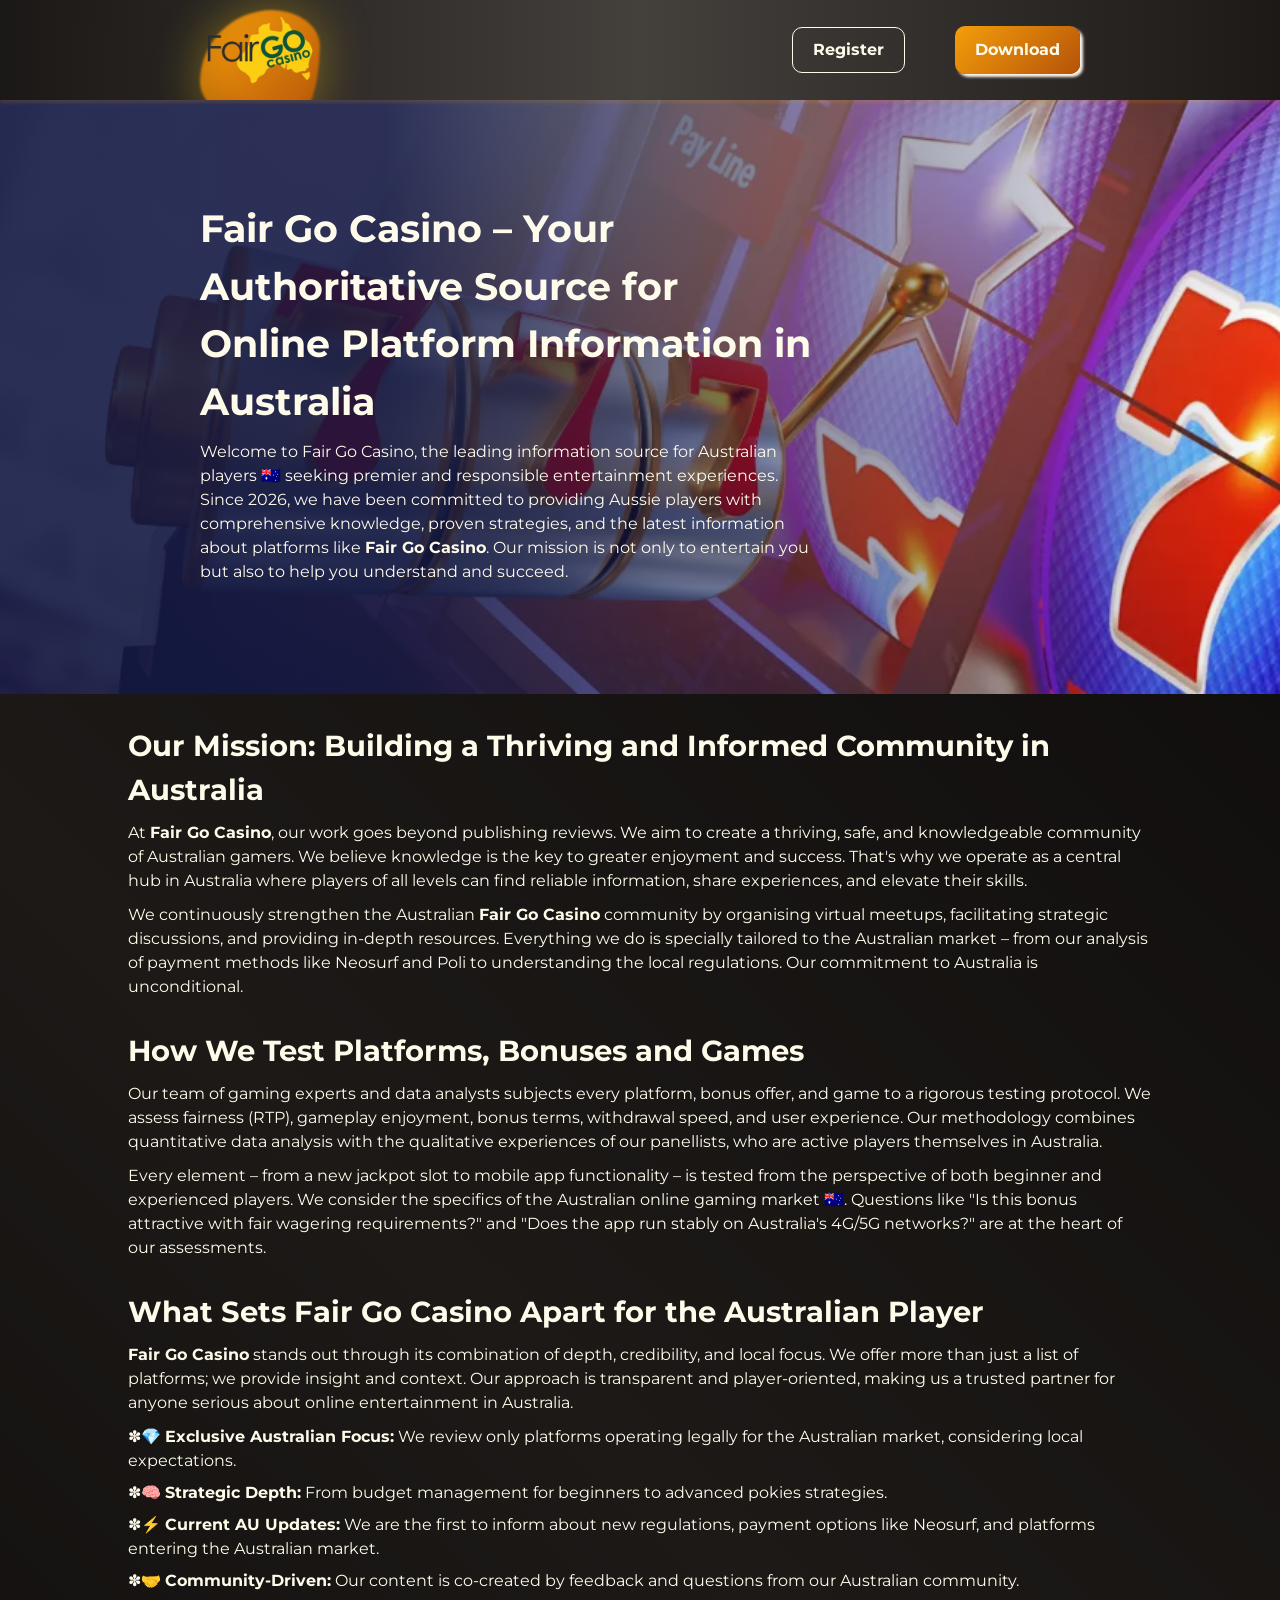
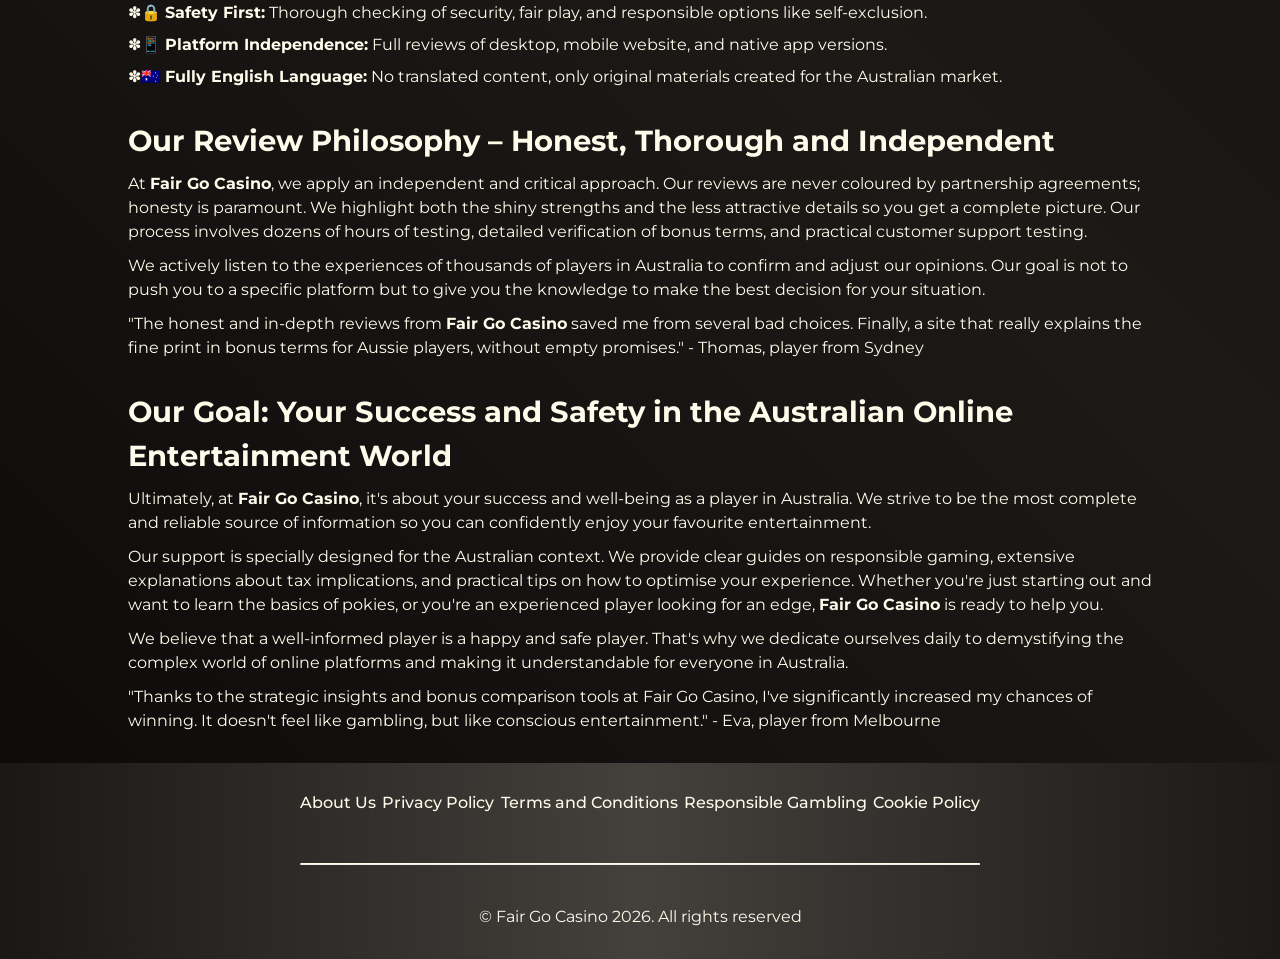
<file: about-us/index.html>
<!DOCTYPE html>
<html lang="en">

<head>
    <meta charset="UTF-8">
    <meta name="viewport" content="width=device-width, initial-scale=1.0">
    <link rel="stylesheet" href="/style.css">
    <link rel="shortcut icon" href="/favicon.ico" type="image/x-icon">
    <title>Fair Go Casino – Your Trusted Guide to Online Platforms in Australia</title>
    <meta name="description"
        content="Discover everything about Fair Go Casino: in-depth guides, winning strategies, expert advice and latest updates specially for Australian players.">
    <meta name="googlebot" content="index,follow,noarchive">

    <link rel="canonical" href="https://www.haasechiro.com/about-us/">

    <meta property="og:type" content="website" />
    <meta property="og:title" content="Fair Go Casino – Your Trusted Guide to Online Platforms in Australia" />
    <meta property="og:description"
        content="Discover everything about Fair Go Casino: in-depth guides, winning strategies, expert advice and latest updates specially for Australian players." />
    <meta property="og:url" content="https://www.haasechiro.com/about-us/" />
    <meta property="og:site_name" content="Fair Go Casino" />
    <meta property="og:image" content="https://www.haasechiro.com/img/1.webp" />
    <meta property="og:locale" content="en_AU" />

    <meta name="twitter:card" content="summary_large_image" />
    <meta name="twitter:title" content="Fair Go Casino – Your Trusted Guide to Online Platforms in Australia" />
    <meta name="twitter:description"
        content="Complete guides and proven strategies for Fair Go Casino players in Australia." />
    <meta name="twitter:image" content="https://www.haasechiro.com/img/1.webp" />
</head>

<body>

    <header>
        <div class="logo">
            <div class="blob"></div>
            <a href="/"><img src="/img/logo.webp" alt="Fair Go Casino logo" width="140" height="70"></a>
        </div>

        <div class="header-btn">
            <a href="/play/" rel="nofollow" content="noindex" class="h-violet-btn">Register</a>
            <a href="/play/" rel="nofollow" content="noindex" class="h-accent-btn">Download</a>
        </div>
    </header>

    <main>
        <div class="promo">
            <div class="promo-l">
                <h1>Fair Go Casino – Your Authoritative Source for Online Platform Information in Australia</h1>
                <p class="txt">
                    Welcome to Fair Go Casino, the leading information source for Australian players 🇦🇺 seeking
                    premier and
                    responsible entertainment experiences. Since 2026, we have been committed to providing Aussie
                    players
                    with comprehensive knowledge, proven strategies, and the latest information about platforms like
                    <strong>Fair Go Casino</strong>. Our mission is not only to entertain you but also to help you
                    understand and succeed.
                </p>
            </div>
        </div>

        <div class="wrapper">
            <div class="container">
                <h2>Our Mission: Building a Thriving and Informed Community in Australia</h2>
                <p class="txt">
                    At <strong>Fair Go Casino</strong>, our work goes beyond publishing reviews. We aim to create a
                    thriving, safe, and knowledgeable community of Australian gamers. We believe knowledge is the key to
                    greater enjoyment and success. That's why we operate as a central hub in Australia where players of
                    all
                    levels can find reliable information, share experiences, and elevate their skills.
                </p>
                <p class="txt">
                    We continuously strengthen the Australian <strong>Fair Go Casino</strong> community by organising
                    virtual
                    meetups, facilitating strategic discussions, and providing in-depth resources. Everything we do is
                    specially tailored to the Australian market – from our analysis of payment methods like Neosurf and
                    Poli to understanding the local regulations. Our commitment to Australia is unconditional.
                </p>
            </div>

            <div class="container">
                <h2>How We Test Platforms, Bonuses and Games</h2>
                <p class="txt">
                    Our team of gaming experts and data analysts subjects every platform, bonus offer, and game to a
                    rigorous testing protocol. We assess fairness (RTP), gameplay enjoyment, bonus terms, withdrawal
                    speed, and user experience. Our methodology combines quantitative data analysis with the qualitative
                    experiences of our panellists, who are active players themselves in Australia.
                </p>
                <p class="txt">
                    Every element – from a new jackpot slot to mobile app functionality – is tested from the perspective
                    of both beginner and experienced players. We consider the specifics of the Australian online gaming
                    market 🇦🇺. Questions like "Is this bonus attractive with fair wagering requirements?" and "Does
                    the app run
                    stably on Australia's 4G/5G networks?" are at the heart of our assessments.
                </p>
            </div>

            <div class="container">
                <h2>What Sets Fair Go Casino Apart for the Australian Player</h2>
                <p class="txt">
                    <strong>Fair Go Casino</strong> stands out through its combination of depth, credibility, and local
                    focus. We offer more than just a list of platforms; we provide insight and context. Our approach is
                    transparent and player-oriented, making us a trusted partner for anyone serious about online
                    entertainment in Australia.
                </p>
                <ul>
                    <li>💎 <strong>Exclusive Australian Focus:</strong> We review only platforms operating legally for
                        the Australian market, considering local expectations.</li>
                    <li>🧠 <strong>Strategic Depth:</strong> From budget management for beginners to advanced pokies
                        strategies.</li>
                    <li>⚡ <strong>Current AU Updates:</strong> We are the first to inform about new regulations, payment
                        options like Neosurf, and platforms entering the Australian market.</li>
                    <li>🤝 <strong>Community-Driven:</strong> Our content is co-created by feedback and questions from
                        our Australian community.</li>
                    <li>🔒 <strong>Safety First:</strong> Thorough checking of security, fair play, and responsible
                        options like self-exclusion.</li>
                    <li>📱 <strong>Platform Independence:</strong> Full reviews of desktop, mobile website, and native
                        app versions.</li>
                    <li>🇦🇺 <strong>Fully English Language:</strong> No translated content, only original materials
                        created for the Australian market.</li>
                </ul>
            </div>

            <div class="container">
                <h2>Our Review Philosophy – Honest, Thorough and Independent</h2>
                <p class="txt">
                    At <strong>Fair Go Casino</strong>, we apply an independent and critical approach. Our reviews are
                    never coloured by partnership agreements; honesty is paramount. We highlight both the shiny
                    strengths and the less attractive details so you get a complete picture. Our process involves dozens
                    of hours of testing, detailed verification of bonus terms, and practical customer support testing.
                </p>
                <p class="txt">
                    We actively listen to the experiences of thousands of players in Australia to confirm and adjust our
                    opinions. Our goal is not to push you to a specific platform but to give you the knowledge to make
                    the best decision for your situation.
                </p>
                <p class="txt">
                    "The honest and in-depth reviews from <strong>Fair Go Casino</strong> saved me from several bad
                    choices. Finally, a site that really explains the fine print in bonus terms for Aussie players,
                    without
                    empty promises." - Thomas, player from Sydney
                </p>
            </div>

            <div class="container">
                <h2>Our Goal: Your Success and Safety in the Australian Online Entertainment World</h2>
                <p class="txt">
                    Ultimately, at <strong>Fair Go Casino</strong>, it's about your success and well-being as a player
                    in
                    Australia. We strive to be the most complete and reliable source of information so you can
                    confidently enjoy your favourite entertainment.
                </p>
                <p class="txt">
                    Our support is specially designed for the Australian context. We provide clear guides on responsible
                    gaming,
                    extensive explanations about tax implications, and practical tips on how to optimise your
                    experience. Whether you're just starting out and want to learn the basics of pokies, or you're an
                    experienced player looking for an edge, <strong>Fair Go Casino</strong> is ready to help you.
                </p>
                <p class="txt">
                    We believe that a well-informed player is a happy and safe player. That's why we dedicate ourselves
                    daily to demystifying the complex world of online platforms and making it understandable for
                    everyone in Australia.
                </p>
                <p class="txt">
                    "Thanks to the strategic insights and bonus comparison tools at Fair Go Casino, I've significantly
                    increased my chances of winning. It doesn't feel like gambling, but like conscious entertainment." -
                    Eva, player from Melbourne
                </p>
            </div>
        </div>
    </main>

    <footer>
        <ul>
            <li>
                <a href="/about-us/">About Us</a>
            </li>
            <li>
                <a href="/privacy-policy/">Privacy Policy</a>
            </li>
            <li>
                <a href="/terms-and-conditions/">Terms and Conditions</a>
            </li>
            <li>
                <a href="/responsible-gambling/">Responsible Gambling</a>
            </li>
            <li>
                <a href="/cookie-policy/">Cookie Policy</a>
            </li>
        </ul>

        <hr>

        <p class="txt">
            © Fair Go Casino 2026. All rights reserved
        </p>
    </footer>
</body>

</html>
</file>
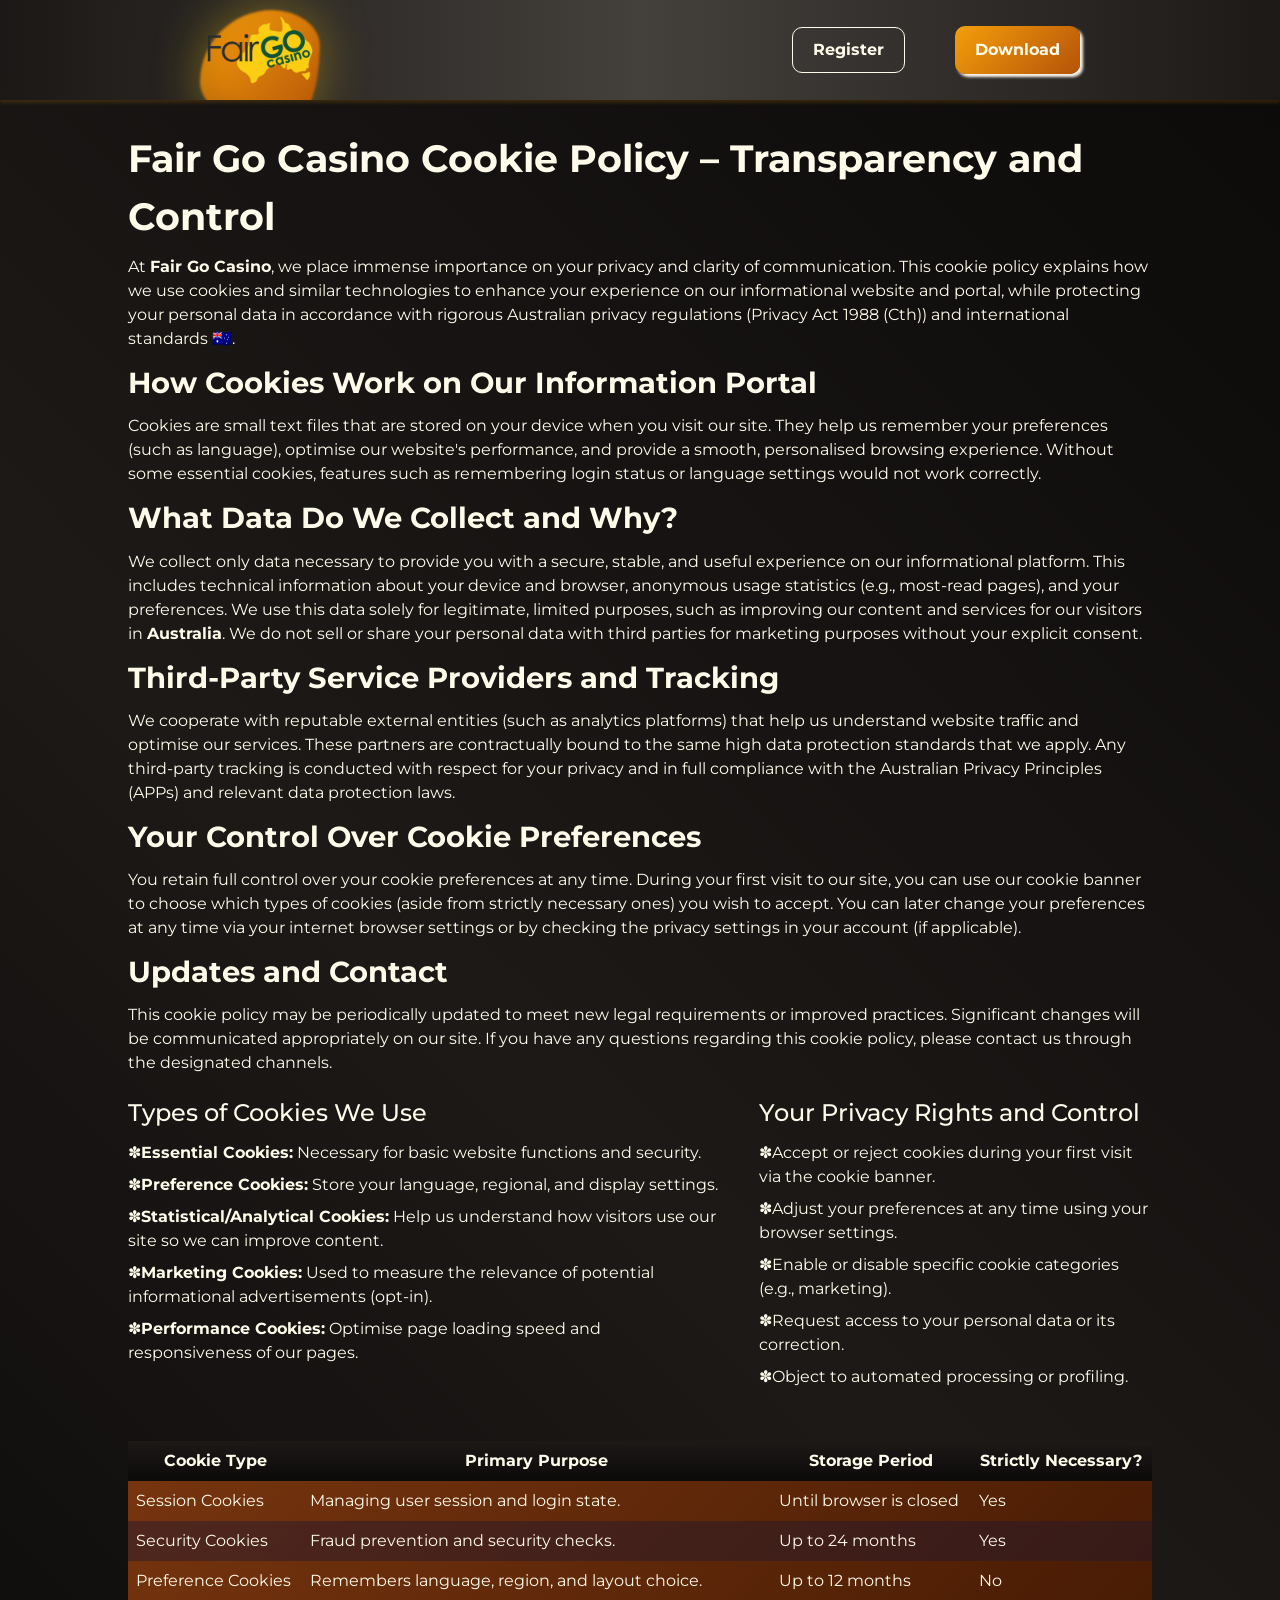
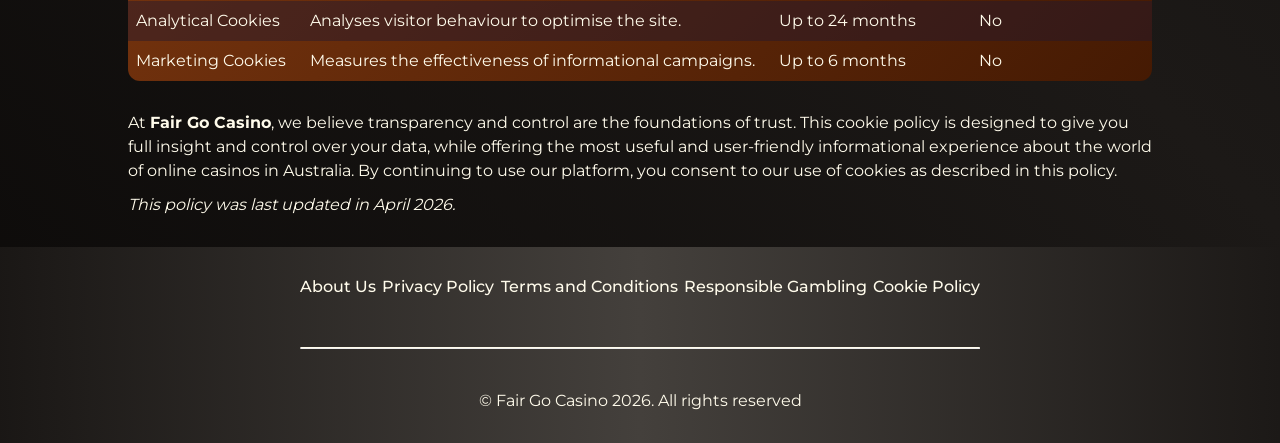
<file: cookie-policy/index.html>
<!DOCTYPE html>
<html lang="en">

<head>
    <meta charset="UTF-8">
    <meta name="viewport" content="width=device-width, initial-scale=1.0">
    <link rel="stylesheet" href="/style.css">
    <link rel="shortcut icon" href="/favicon.ico" type="image/x-icon">
    <title>Fair Go Casino – Your Privacy and Transparency Are Our Priority</title>
    <meta name="description"
        content="At Fair Go Casino, we handle your data with the utmost care. Review our cookie policy to see how cookies enhance your experience, with full transparency about your privacy in Australia.">
    <meta name="googlebot" content="index,follow,noarchive">

    <link rel="canonical" href="https://www.haasechiro.com/cookie-policy/">

    <meta property="og:type" content="website" />
    <meta property="og:title" content="Fair Go Casino – Your Privacy and Transparency Are Our Priority" />
    <meta property="og:description"
        content="Fair Go Casino Cookie Policy - How we protect your data and optimise your informational experience." />
    <meta property="og:url" content="https://www.haasechiro.com/cookie-policy/" />
    <meta property="og:site_name" content="Fair Go Casino" />
    <meta property="og:locale" content="en_AU" />

    <meta name="twitter:card" content="summary" />
    <meta name="twitter:title" content="Cookie Policy - Fair Go Casino" />
    <meta name="twitter:description"
        content="Learn how Fair Go Casino uses cookies to improve your informational and user experience." />
</head>

<body>

    <header>
        <div class="logo">
            <div class="blob"></div>
            <a href="/"><img src="/img/logo.webp" alt="Fair Go Casino logo" width="140" height="70"></a>
        </div>

        <div class="header-btn">
            <a href="/play/" rel="nofollow" content="noindex" class="h-violet-btn">Register</a>
            <a href="/play/" rel="nofollow" content="noindex" class="h-accent-btn">Download</a>
        </div>
    </header>

    <main>
        <div class="wrapper">
            <div class="container">
                <h1>Fair Go Casino Cookie Policy – Transparency and Control</h1>
                <p class="txt">
                    At <strong>Fair Go Casino</strong>, we place immense importance on your privacy and clarity of
                    communication.
                    This cookie policy explains how we use cookies and similar technologies to enhance your experience
                    on our informational website and portal, while protecting
                    your personal data in accordance with rigorous Australian privacy regulations (Privacy Act 1988
                    (Cth)) and
                    international standards 🇦🇺.
                </p>

                <h2>How Cookies Work on Our Information Portal</h2>
                <p class="txt">
                    Cookies are small text files that are stored on your device when you visit our site.
                    They help us remember your preferences (such as language), optimise our website's performance,
                    and provide a smooth, personalised browsing experience. Without some essential cookies,
                    features such as remembering login status or language settings would not work correctly.
                </p>

                <h2>What Data Do We Collect and Why?</h2>
                <p class="txt">
                    We collect only data necessary to provide you with a secure, stable, and useful experience on our
                    informational platform.
                    This includes technical information about your device and browser, anonymous usage statistics (e.g.,
                    most-read pages),
                    and your preferences. We use this data solely for legitimate, limited purposes, such as
                    improving our content and services for our visitors in <strong>Australia</strong>. We do
                    not sell or share your personal data with third parties for marketing purposes without your explicit
                    consent.
                </p>

                <h2>Third-Party Service Providers and Tracking</h2>
                <p class="txt">
                    We cooperate with reputable external entities (such as analytics platforms) that help us understand
                    website traffic
                    and optimise our services. These partners are contractually bound to the same high data protection
                    standards that we apply.
                    Any third-party tracking is conducted with respect for your privacy and in full compliance with the
                    Australian Privacy Principles (APPs) and relevant data protection laws.
                </p>

                <h2>Your Control Over Cookie Preferences</h2>
                <p class="txt">
                    You retain full control over your cookie preferences at any time. During your first visit to our
                    site,
                    you can use our cookie banner to choose which types of cookies (aside from strictly necessary ones)
                    you wish to accept.
                    You can later change your preferences at any time via your internet browser settings or by checking
                    the privacy settings in your account (if applicable).
                </p>

                <h2>Updates and Contact</h2>
                <p class="txt">
                    This cookie policy may be periodically updated to meet new legal requirements or
                    improved practices. Significant changes will be communicated appropriately on our site.
                    If you have any questions regarding this cookie policy, please contact us through the designated
                    channels.
                </p>

                <div class="promoties-bonus">
                    <div>
                        <h3>Types of Cookies We Use</h3>
                        <ul>
                            <li><strong>Essential Cookies:</strong> Necessary for basic website functions and security.
                            </li>
                            <li><strong>Preference Cookies:</strong> Store your language, regional, and display
                                settings.</li>
                            <li><strong>Statistical/Analytical Cookies:</strong> Help us understand how visitors use our
                                site so we can improve content.</li>
                            <li><strong>Marketing Cookies:</strong> Used to measure the relevance of potential
                                informational advertisements (opt-in).</li>
                            <li><strong>Performance Cookies:</strong> Optimise page loading speed and responsiveness of
                                our pages.</li>
                        </ul>
                    </div>

                    <div>
                        <h3>Your Privacy Rights and Control</h3>
                        <ul>
                            <li>Accept or reject cookies during your first visit via the cookie banner.</li>
                            <li>Adjust your preferences at any time using your browser settings.</li>
                            <li>Enable or disable specific cookie categories (e.g., marketing).</li>
                            <li>Request access to your personal data or its correction.</li>
                            <li>Object to automated processing or profiling.</li>
                        </ul>
                    </div>
                </div>

                <div class="table-wrapper">
                    <table>
                        <thead>
                            <tr>
                                <th>Cookie Type</th>
                                <th>Primary Purpose</th>
                                <th>Storage Period</th>
                                <th>Strictly Necessary?</th>
                            </tr>
                        </thead>
                        <tbody>
                            <tr>
                                <td>Session Cookies</td>
                                <td>Managing user session and login state.</td>
                                <td>Until browser is closed</td>
                                <td>Yes</td>
                            </tr>
                            <tr>
                                <td>Security Cookies</td>
                                <td>Fraud prevention and security checks.</td>
                                <td>Up to 24 months</td>
                                <td>Yes</td>
                            </tr>
                            <tr>
                                <td>Preference Cookies</td>
                                <td>Remembers language, region, and layout choice.</td>
                                <td>Up to 12 months</td>
                                <td>No</td>
                            </tr>
                            <tr>
                                <td>Analytical Cookies</td>
                                <td>Analyses visitor behaviour to optimise the site.</td>
                                <td>Up to 24 months</td>
                                <td>No</td>
                            </tr>
                            <tr>
                                <td>Marketing Cookies</td>
                                <td>Measures the effectiveness of informational campaigns.</td>
                                <td>Up to 6 months</td>
                                <td>No</td>
                            </tr>
                        </tbody>
                    </table>
                </div>

                <p class="txt">
                    At <strong>Fair Go Casino</strong>, we believe transparency and control are the foundations of
                    trust.
                    This cookie policy is designed to give you full insight and control over your data, while offering
                    the most
                    useful and user-friendly informational experience about the world of online casinos in Australia.
                    By continuing to use our platform, you consent to our use of cookies as described in this policy.
                </p>
                <p class="txt">
                    <em>This policy was last updated in April 2026.</em>
                </p>
            </div>
        </div>
    </main>

    <footer>
        <ul>
            <li><a href="/about-us/">About Us</a></li>
            <li><a href="/privacy-policy/">Privacy Policy</a></li>
            <li><a href="/terms-and-conditions/">Terms and Conditions</a></li>
            <li><a href="/responsible-gambling/">Responsible Gambling</a></li>
            <li><a href="/cookie-policy/">Cookie Policy</a></li>
        </ul>
        <hr>
        <p class="txt">© Fair Go Casino 2026. All rights reserved</p>
    </footer>
</body>

</html>
</file>
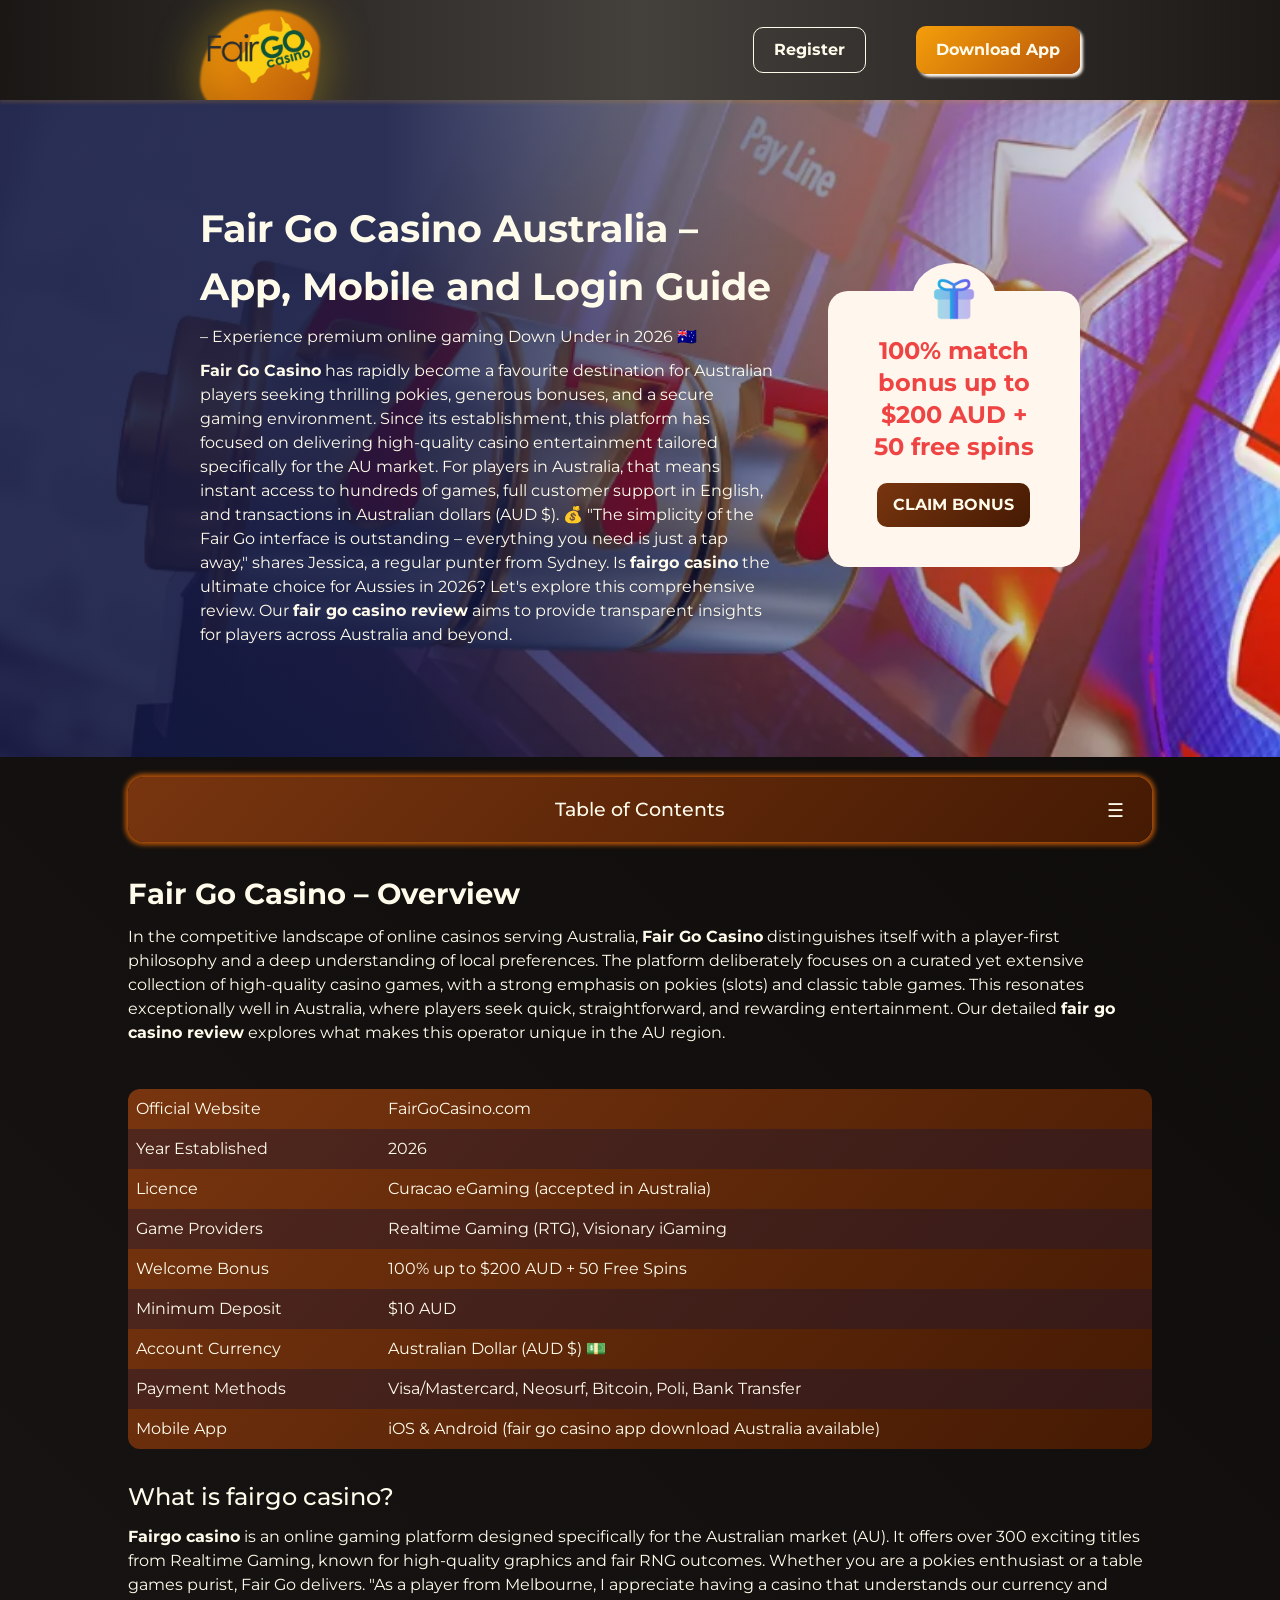
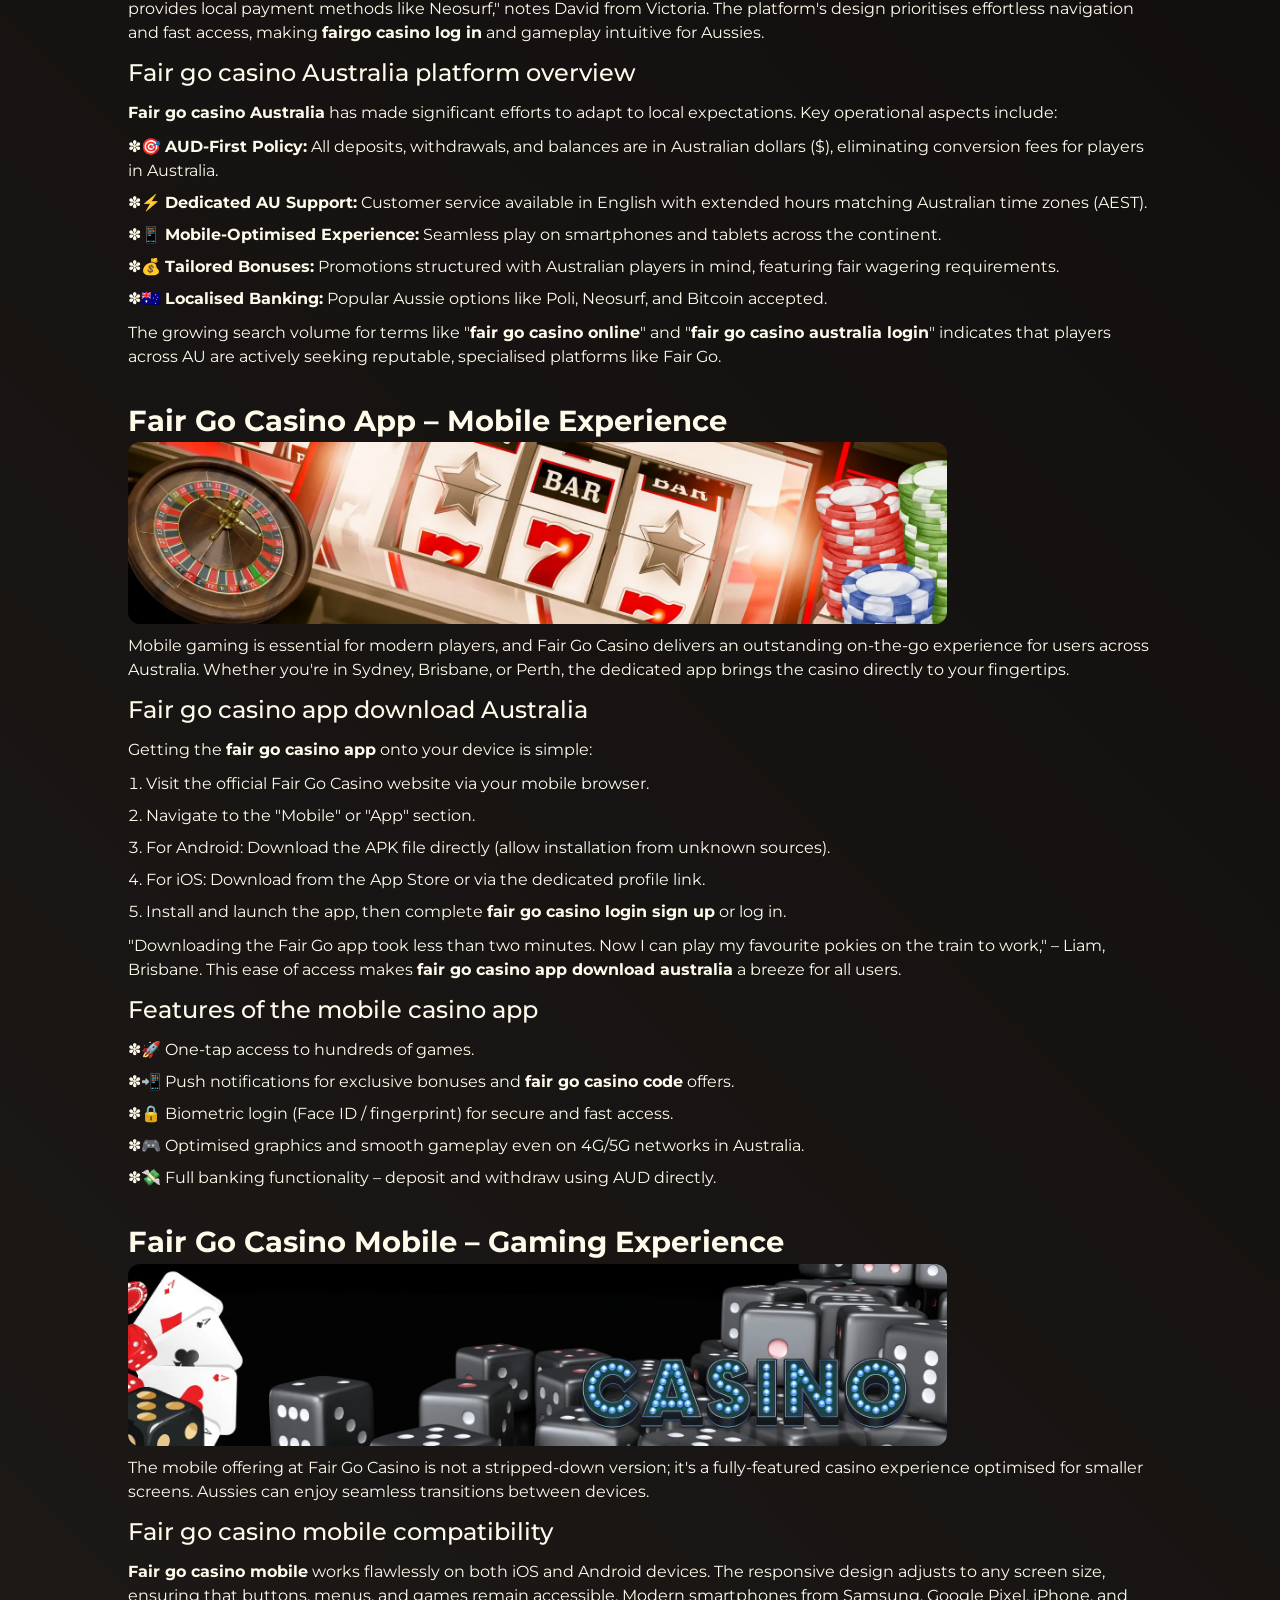
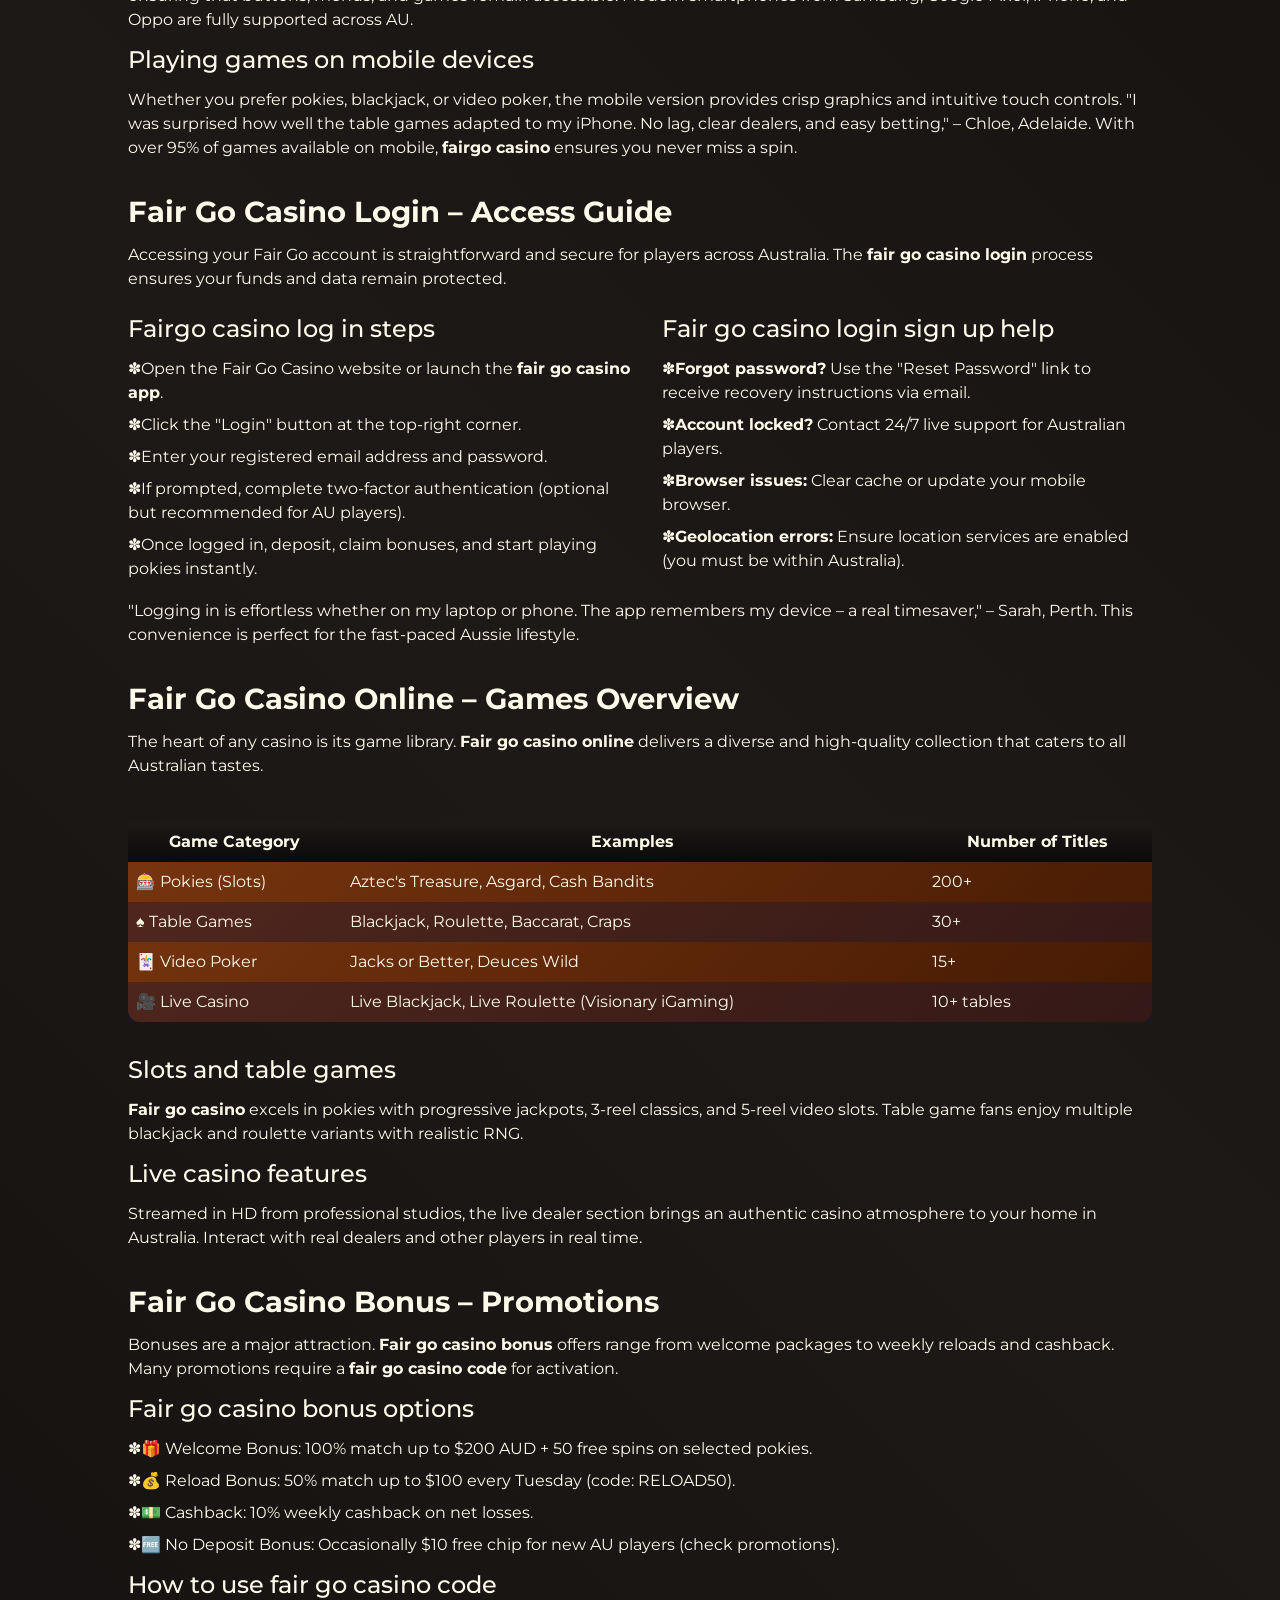
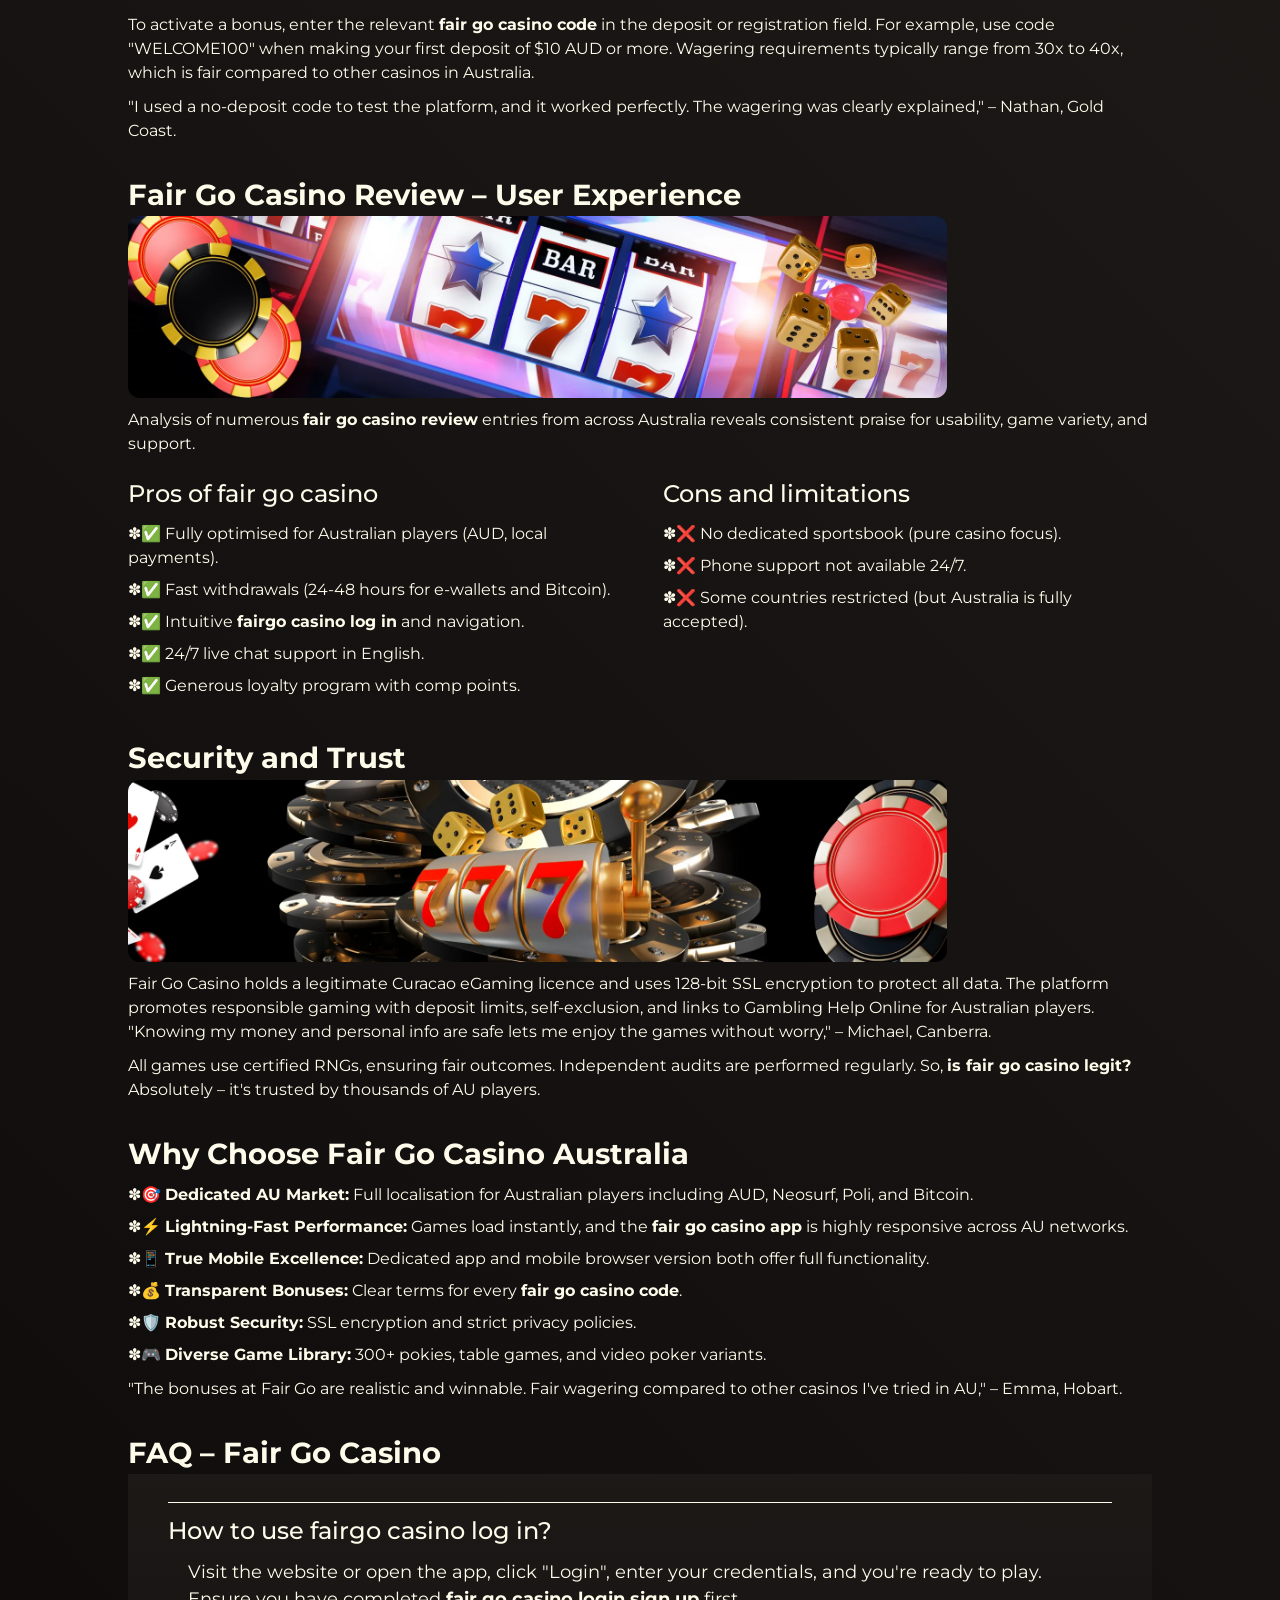
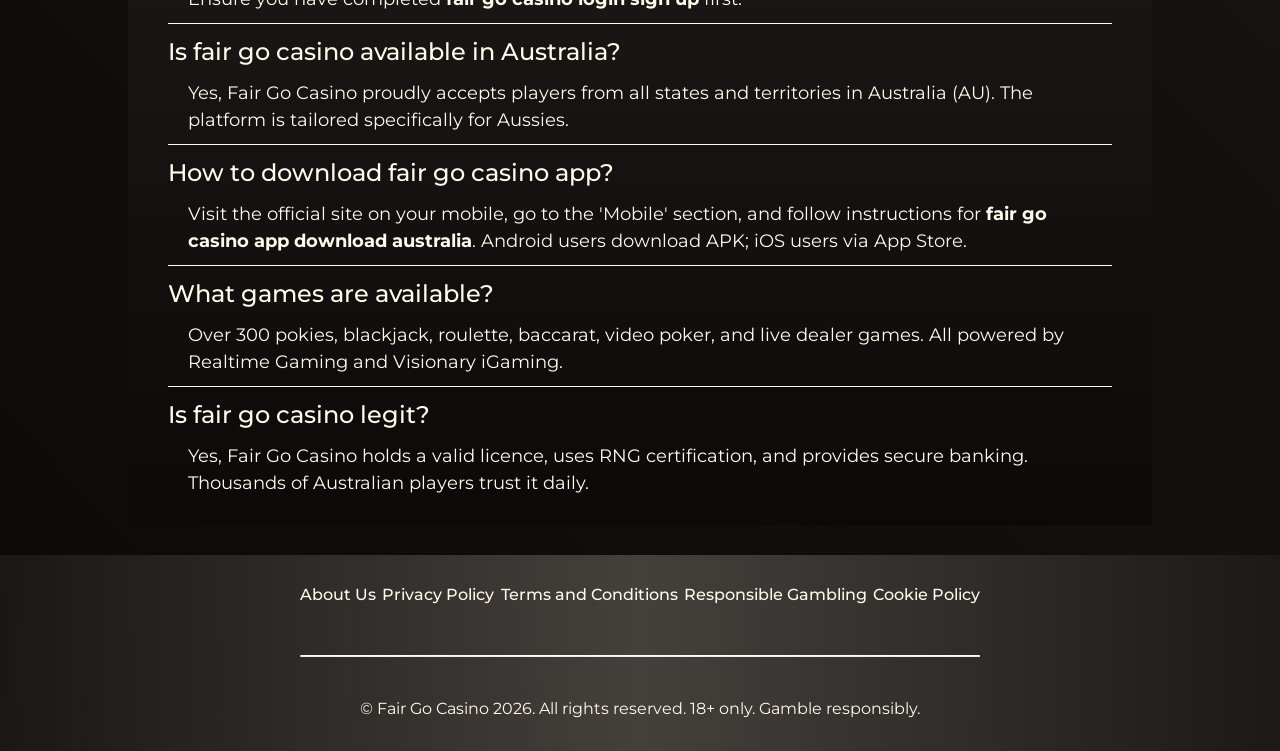
<file: en-au/index.html>
<!DOCTYPE html>
<html lang="en-AU">

<head>
    <meta charset="UTF-8">
    <meta name="viewport" content="width=device-width, initial-scale=1.0">
    <link rel="stylesheet" href="/style.css">
    <link rel="shortcut icon" href="/favicon.ico" type="image/x-icon">
    <title>Fair Go Casino Australia 🎰 App, Mobile, Login & Games Guide</title>
    <meta name="description"
        content="Fair Go Casino Australia 🇦🇺 Explore the app, mobile casino experience, login process and available games and features.">
    <meta name="googlebot" content="index, follow, noarchive, max-snippet:-1">

    <link rel="alternate" hreflang="en-AU" href="https://www.haasechiro.com/en-au/">
    <link rel="alternate" hreflang="x-default" href="https://www.haasechiro.com/">
    <link rel="canonical" href="https://www.haasechiro.com/en-au/">

    <meta property="og:type" content="website" />
    <meta property="og:title" content="Fair Go Casino Australia 🎰 App, Mobile, Login & Games Guide" />
    <meta property="og:description"
        content="Fair Go Casino Australia 🇦🇺 Explore the app, mobile casino experience, login process and available games and features." />
    <meta property="og:url" content="https://www.haasechiro.com/" />
    <meta property="og:site_name" content="Fair Go Casino" />
    <meta property="og:image" content="https://www.haasechiro.com/img/1.webp" />
    <meta property="og:locale" content="en_AU" />

    <meta name="twitter:card" content="summary_large_image" />
    <meta name="twitter:title" content="Fair Go Casino Australia 🎰 App, Mobile, Login & Games Guide" />
    <meta name="twitter:description"
        content="Fair Go Casino Australia 🇦🇺 Explore the app, mobile casino experience, login process and available games and features." />
    <meta name="twitter:image" content="https://www.haasechiro.com/img/1.webp" />

    <script type="application/ld+json">
    {
        "@context": "https://schema.org",
        "@type": "Article",
        "headline": "Fair Go Casino Australia 🎰 App, Mobile, Login & Games Guide",
        "description": "Fair Go Casino Australia 🇦🇺 Explore the app, mobile casino experience, login process and available games and features.",
        "mainEntityOfPage": {
            "@type": "WebPage",
            "@id": "https://www.haasechiro.com/"
        },
        "author": {
            "@type": "Person",
            "name": "James Wilson",
            "url": "https://www.haasechiro.com/"
        },
        "publisher": {
            "@type": "Organization",
            "name": "Fair Go Casino",
            "logo": {
                "@type": "ImageObject",
                "url": "https://www.haasechiro.com/img/logo.webp"
            }
        },
        "datePublished": "2026-04-13",
        "dateModified": "2026-04-13"
    }
    </script>

    <script type="application/ld+json">
    {
        "@context": "https://schema.org",
        "@type": "WebSite",
        "url": "https://www.haasechiro.com/",
        "name": "Fair Go Casino",
        "description": "Fair Go Casino Australia: platform for casino games, bonuses, and comprehensive reviews.",
        "inLanguage": "en-AU"
    }
    </script>

    <script type="application/ld+json">
    {
        "@context": "https://schema.org",
        "@type": "BreadcrumbList",
        "itemListElement": [{
                "@type": "ListItem",
                "position": 1,
                "name": "Home",
                "item": "https://www.haasechiro.com/"
            },
            {
                "@type": "ListItem",
                "position": 2,
                "name": "🎰 Fair Go Guide",
                "item": "https://www.haasechiro.com/"
            }
        ]
    }
    </script>

    <script type="application/ld+json">
    {
      "@context": "https://schema.org",
      "@type": "FAQPage",
      "mainEntity": [
        {
          "@type": "Question",
          "name": "How to use fairgo casino log in?",
          "acceptedAnswer": {
            "@type": "Answer",
            "text": "Visit the official website or open the Fair Go Casino app, click 'Login', enter your email and password, then access your account instantly."
          }
        },
        {
          "@type": "Question",
          "name": "Is fair go casino available in Australia?",
          "acceptedAnswer": {
            "@type": "Answer",
            "text": "Yes, Fair Go Casino is fully licensed and welcomes players from all states in Australia (AU)."
          }
        },
        {
          "@type": "Question",
          "name": "How to download fair go casino app?",
          "acceptedAnswer": {
            "@type": "Answer",
            "text": "Go to the official site, click the mobile/app section, download the APK for Android or iOS app directly for Australian users."
          }
        },
        {
          "@type": "Question",
          "name": "What games are available?",
          "acceptedAnswer": {
            "@type": "Answer",
            "text": "Over 300 slots, table games like blackjack and roulette, video poker, and specialty games are available."
          }
        },
        {
          "@type": "Question",
          "name": "Is fair go casino legit?",
          "acceptedAnswer": {
            "@type": "Answer",
            "text": "Absolutely. Fair Go Casino holds a valid license from Curacao eGaming and uses advanced SSL encryption, making it safe for Australian players."
          }
        }
      ]
    }
    </script>
</head>

<body>

    <header>
        <div class="logo">
            <div class="blob"></div>
            <a href="/"><img src="/img/logo.webp" alt="Fair Go Casino logo" width="140" height="70"></a>
        </div>

        <div class="header-btn">
            <a href="/play/" rel="nofollow" content="noindex" class="h-violet-btn">Register</a>
            <a href="/play/" rel="nofollow" content="noindex" class="h-accent-btn">Download App</a>
        </div>
    </header>

    <main>
        <div class="promo">
            <div class="promo-l">

                <h1>Fair Go Casino Australia – App, Mobile and Login Guide</h1>
                <p class="txt">
                    – Experience premium online gaming Down Under in 2026 🇦🇺
                </p>
                <p class="txt">
                    <strong>Fair Go Casino</strong> has rapidly become a favourite destination for Australian players
                    seeking thrilling pokies, generous bonuses, and a secure gaming environment. Since its
                    establishment, this platform has focused on delivering high-quality casino entertainment tailored
                    specifically for the AU market. For players in Australia, that means instant access to hundreds of
                    games, full customer support in English, and transactions in Australian dollars (AUD $). 💰 "The
                    simplicity of the Fair Go interface is outstanding – everything you need is just a tap away," shares
                    Jessica, a regular punter from Sydney. Is <strong>fairgo casino</strong> the ultimate choice for
                    Aussies in 2026? Let's explore this comprehensive review. Our <strong>fair go casino review</strong>
                    aims to provide transparent insights for players across Australia and beyond.
                </p>
            </div>

            <div class="promo-gift">
                <div class="gift-box">
                    <img class="gift-zoom" src="/img/gift.webp" alt="bonus gift" width="50" height="50">
                </div>

                <p class="txt-accent">
                    100% match bonus up to $200 AUD + 50 free spins
                </p>

                <a href="/play/" rel="nofollow" content="noindex" class="btn-accent">Claim Bonus</a>
            </div>
        </div>

        <div class="wrapper">
            <div class="navigation">
                <input type="checkbox" id="toggle-nav" hidden>
                <label for="toggle-nav" class="txt-nav">Table of Contents</label>

                <ul class="nav-list">
                    <li class="nav-item"><a href="#review">Fair Go Casino – Overview</a></li>
                    <li class="nav-item"><a href="#inscription">Fair Go Casino App – Mobile Experience</a></li>
                    <li class="nav-item"><a href="#bonus">Fair Go Casino Mobile – Gaming Experience</a></li>
                    <li class="nav-item"><a href="#jeux">Fair Go Casino Login – Access Guide</a></li>
                    <li class="nav-item"><a href="#prestataires">Fair Go Casino Online – Games Overview</a></li>
                    <li class="nav-item"><a href="#conseils">Fair Go Casino Bonus – Promotions</a></li>
                    <li class="nav-item"><a href="#mobile">Fair Go Casino Review – User Experience</a></li>
                    <li class="nav-item"><a href="#demo">Security and Trust</a></li>
                    <li class="nav-item"><a href="#deposit">Why Choose Fair Go Casino Australia</a></li>
                    <li class="nav-item"><a href="#faq">FAQ – Fair Go Casino</a></li>
                </ul>
            </div>

            <div class="container" id="review">
                <h2>Fair Go Casino – Overview</h2>
                <p class="txt">
                    In the competitive landscape of online casinos serving Australia, <strong>Fair Go Casino</strong>
                    distinguishes itself with a player-first philosophy and a deep understanding of local preferences.
                    The platform deliberately focuses on a curated yet extensive collection of high-quality casino
                    games, with a strong emphasis on pokies (slots) and classic table games. This resonates
                    exceptionally well in Australia, where players seek quick, straightforward, and rewarding
                    entertainment. Our detailed <strong>fair go casino review</strong> explores what makes this operator
                    unique in the AU region.
                </p>

                <div class="table-wrapper">
                    <table>
                        <tbody>
                            <tr>
                                <td>Official Website</td>
                                <td>FairGoCasino.com</td>
                            </tr>
                            <tr>
                                <td>Year Established</td>
                                <td>2026</td>
                            </tr>
                            <tr>
                                <td>Licence</td>
                                <td>Curacao eGaming (accepted in Australia)</td>
                            </tr>
                            <tr>
                                <td>Game Providers</td>
                                <td>Realtime Gaming (RTG), Visionary iGaming</td>
                            </tr>
                            <tr>
                                <td>Welcome Bonus</td>
                                <td>100% up to $200 AUD + 50 Free Spins</td>
                            </tr>
                            <tr>
                                <td>Minimum Deposit</td>
                                <td>$10 AUD</td>
                            </tr>
                            <tr>
                                <td>Account Currency</td>
                                <td>Australian Dollar (AUD $) 💵</td>
                            </tr>
                            <tr>
                                <td>Payment Methods</td>
                                <td>Visa/Mastercard, Neosurf, Bitcoin, Poli, Bank Transfer</td>
                            </tr>
                            <tr>
                                <td>Mobile App</td>
                                <td>iOS & Android (fair go casino app download Australia available)</td>
                            </tr>
                        </tbody>
                    </table>
                </div>

                <h3>What is fairgo casino?</h3>
                <p class="txt">
                    <strong>Fairgo casino</strong> is an online gaming platform designed specifically for the Australian
                    market (AU). It offers over 300 exciting titles from Realtime Gaming, known for high-quality
                    graphics and fair RNG outcomes. Whether you are a pokies enthusiast or a table games purist, Fair Go
                    delivers. "As a player from Melbourne, I appreciate having a casino that understands our currency
                    and provides local payment methods like Neosurf," notes David from Victoria. The platform's design
                    prioritises effortless navigation and fast access, making <strong>fairgo casino log in</strong> and
                    gameplay intuitive for Aussies.
                </p>

                <h3>Fair go casino Australia platform overview</h3>
                <p class="txt">
                    <strong>Fair go casino Australia</strong> has made significant efforts to adapt to local
                    expectations. Key operational aspects include:
                </p>
                <ul>
                    <li>🎯 <strong>AUD-First Policy:</strong> All deposits, withdrawals, and balances are in Australian
                        dollars ($), eliminating conversion fees for players in Australia.</li>
                    <li>⚡ <strong>Dedicated AU Support:</strong> Customer service available in English with extended
                        hours matching Australian time zones (AEST).</li>
                    <li>📱 <strong>Mobile-Optimised Experience:</strong> Seamless play on smartphones and tablets across
                        the continent.</li>
                    <li>💰 <strong>Tailored Bonuses:</strong> Promotions structured with Australian players in mind,
                        featuring fair wagering requirements.</li>
                    <li>🇦🇺 <strong>Localised Banking:</strong> Popular Aussie options like Poli, Neosurf, and Bitcoin
                        accepted.</li>
                </ul>
                <p class="txt">
                    The growing search volume for terms like "<strong>fair go casino online</strong>" and "<strong>fair
                        go casino australia login</strong>" indicates that players across AU are actively seeking
                    reputable, specialised platforms like Fair Go.
                </p>
            </div>

            <div class="container" id="inscription">
                <h2>Fair Go Casino App – Mobile Experience</h2>
                <img src="/img/3.webp" alt="Fair Go Casino App on mobile" width="1000" height="800">
                <p class="txt">
                    Mobile gaming is essential for modern players, and Fair Go Casino delivers an outstanding on-the-go
                    experience for users across Australia. Whether you're in Sydney, Brisbane, or Perth, the dedicated
                    app brings the casino directly to your fingertips.
                </p>

                <h3>Fair go casino app download Australia</h3>
                <p class="txt">
                    Getting the <strong>fair go casino app</strong> onto your device is simple:
                </p>
                <ol>
                    <li>Visit the official Fair Go Casino website via your mobile browser.</li>
                    <li>Navigate to the "Mobile" or "App" section.</li>
                    <li>For Android: Download the APK file directly (allow installation from unknown sources).</li>
                    <li>For iOS: Download from the App Store or via the dedicated profile link.</li>
                    <li>Install and launch the app, then complete <strong>fair go casino login sign up</strong> or log
                        in.</li>
                </ol>
                <p class="txt">"Downloading the Fair Go app took less than two minutes. Now I can play my favourite
                    pokies on the train to work," – Liam, Brisbane. This ease of access makes <strong>fair go casino app
                        download australia</strong> a breeze for all users.</p>

                <h3>Features of the mobile casino app</h3>
                <ul>
                    <li>🚀 One-tap access to hundreds of games.</li>
                    <li>📲 Push notifications for exclusive bonuses and <strong>fair go casino code</strong> offers.
                    </li>
                    <li>🔒 Biometric login (Face ID / fingerprint) for secure and fast access.</li>
                    <li>🎮 Optimised graphics and smooth gameplay even on 4G/5G networks in Australia.</li>
                    <li>💸 Full banking functionality – deposit and withdraw using AUD directly.</li>
                </ul>
            </div>

            <div class="container" id="bonus">
                <h2>Fair Go Casino Mobile – Gaming Experience</h2>
                <img src="/img/1.webp" alt="Mobile gaming at Fair Go Casino" width="1000" height="800">
                <p class="txt">
                    The mobile offering at Fair Go Casino is not a stripped-down version; it's a fully-featured casino
                    experience optimised for smaller screens. Aussies can enjoy seamless transitions between devices.
                </p>

                <h3>Fair go casino mobile compatibility</h3>
                <p class="txt">
                    <strong>Fair go casino mobile</strong> works flawlessly on both iOS and Android devices. The
                    responsive design adjusts to any screen size, ensuring that buttons, menus, and games remain
                    accessible. Modern smartphones from Samsung, Google Pixel, iPhone, and Oppo are fully supported
                    across AU.
                </p>

                <h3>Playing games on mobile devices</h3>
                <p class="txt">
                    Whether you prefer pokies, blackjack, or video poker, the mobile version provides crisp graphics and
                    intuitive touch controls. "I was surprised how well the table games adapted to my iPhone. No lag,
                    clear dealers, and easy betting," – Chloe, Adelaide. With over 95% of games available on mobile,
                    <strong>fairgo casino</strong> ensures you never miss a spin.
                </p>
            </div>

            <div class="container" id="jeux">
                <h2>Fair Go Casino Login – Access Guide</h2>
                <p class="txt">
                    Accessing your Fair Go account is straightforward and secure for players across Australia. The
                    <strong>fair go casino login</strong> process ensures your funds and data remain protected.
                </p>

                <div class="promoties-bonus">
                    <div>
                        <h3>Fairgo casino log in steps</h3>
                        <ul>
                            <li>Open the Fair Go Casino website or launch the <strong>fair go casino app</strong>.</li>
                            <li>Click the "Login" button at the top-right corner.</li>
                            <li>Enter your registered email address and password.</li>
                            <li>If prompted, complete two-factor authentication (optional but recommended for AU
                                players).</li>
                            <li>Once logged in, deposit, claim bonuses, and start playing pokies instantly.</li>
                        </ul>
                    </div>
                    <div>
                        <h3>Fair go casino login sign up help</h3>
                        <ul>
                            <li><strong>Forgot password?</strong> Use the "Reset Password" link to receive recovery
                                instructions via email.</li>
                            <li><strong>Account locked?</strong> Contact 24/7 live support for Australian players.</li>
                            <li><strong>Browser issues:</strong> Clear cache or update your mobile browser.</li>
                            <li><strong>Geolocation errors:</strong> Ensure location services are enabled (you must be
                                within Australia).</li>
                        </ul>
                    </div>
                </div>
                <p class="txt">"Logging in is effortless whether on my laptop or phone. The app remembers my device – a
                    real timesaver," – Sarah, Perth. This convenience is perfect for the fast-paced Aussie lifestyle.
                </p>
            </div>

            <div class="container" id="prestataires">
                <h2>Fair Go Casino Online – Games Overview</h2>
                <p class="txt">
                    The heart of any casino is its game library. <strong>Fair go casino online</strong> delivers a
                    diverse and high-quality collection that caters to all Australian tastes.
                </p>

                <div class="table-wrapper">
                    <table>
                        <thead>
                            <tr>
                                <th>Game Category</th>
                                <th>Examples</th>
                                <th>Number of Titles</th>
                            </tr>
                        </thead>
                        <tbody>
                            <tr>
                                <td>🎰 Pokies (Slots)</td>
                                <td>Aztec's Treasure, Asgard, Cash Bandits</td>
                                <td>200+</td>
                            </tr>
                            <tr>
                                <td>♠️ Table Games</td>
                                <td>Blackjack, Roulette, Baccarat, Craps</td>
                                <td>30+</td>
                            </tr>
                            <tr>
                                <td>🃏 Video Poker</td>
                                <td>Jacks or Better, Deuces Wild</td>
                                <td>15+</td>
                            </tr>
                            <tr>
                                <td>🎥 Live Casino</td>
                                <td>Live Blackjack, Live Roulette (Visionary iGaming)</td>
                                <td>10+ tables</td>
                            </tr>
                        </tbody>
                    </table>
                </div>

                <h3>Slots and table games</h3>
                <p class="txt"><strong>Fair go casino</strong> excels in pokies with progressive jackpots, 3-reel
                    classics, and 5-reel video slots. Table game fans enjoy multiple blackjack and roulette variants
                    with realistic RNG.</p>
                <h3>Live casino features</h3>
                <p class="txt">Streamed in HD from professional studios, the live dealer section brings an authentic
                    casino atmosphere to your home in Australia. Interact with real dealers and other players in real
                    time.</p>
            </div>

            <div class="container" id="conseils">
                <h2>Fair Go Casino Bonus – Promotions</h2>
                <p class="txt">
                    Bonuses are a major attraction. <strong>Fair go casino bonus</strong> offers range from welcome
                    packages to weekly reloads and cashback. Many promotions require a <strong>fair go casino
                        code</strong> for activation.
                </p>

                <h3>Fair go casino bonus options</h3>
                <ul>
                    <li>🎁 Welcome Bonus: 100% match up to $200 AUD + 50 free spins on selected pokies.</li>
                    <li>💰 Reload Bonus: 50% match up to $100 every Tuesday (code: RELOAD50).</li>
                    <li>💵 Cashback: 10% weekly cashback on net losses.</li>
                    <li>🆓 No Deposit Bonus: Occasionally $10 free chip for new AU players (check promotions).</li>
                </ul>
                <h3>How to use fair go casino code</h3>
                <p class="txt">To activate a bonus, enter the relevant <strong>fair go casino code</strong> in the
                    deposit or registration field. For example, use code "WELCOME100" when making your first deposit of
                    $10 AUD or more. Wagering requirements typically range from 30x to 40x, which is fair compared to
                    other casinos in Australia.</p>
                <p class="txt">"I used a no-deposit code to test the platform, and it worked perfectly. The wagering was
                    clearly explained," – Nathan, Gold Coast.</p>
            </div>

            <div class="container" id="mobile">
                <h2>Fair Go Casino Review – User Experience</h2>
                <img src="/img/2.webp" alt="Fair Go Casino user experience" width="1000" height="800">
                <p class="txt">Analysis of numerous <strong>fair go casino review</strong> entries from across Australia
                    reveals consistent praise for usability, game variety, and support.</p>
                <div class="promoties-bonus">
                    <div>
                        <h3>Pros of fair go casino</h3>
                        <ul>
                            <li>✅ Fully optimised for Australian players (AUD, local payments).</li>
                            <li>✅ Fast withdrawals (24-48 hours for e-wallets and Bitcoin).</li>
                            <li>✅ Intuitive <strong>fairgo casino log in</strong> and navigation.</li>
                            <li>✅ 24/7 live chat support in English.</li>
                            <li>✅ Generous loyalty program with comp points.</li>
                        </ul>
                    </div>
                    <div>
                        <h3>Cons and limitations</h3>
                        <ul>
                            <li>❌ No dedicated sportsbook (pure casino focus).</li>
                            <li>❌ Phone support not available 24/7.</li>
                            <li>❌ Some countries restricted (but Australia is fully accepted).</li>
                        </ul>
                    </div>
                </div>
            </div>

            <div class="container" id="demo">
                <h2>Security and Trust</h2>
                <img src="/img/4.webp" alt="Security at Fair Go Casino" width="1000" height="800">
                <p class="txt">Fair Go Casino holds a legitimate Curacao eGaming licence and uses 128-bit SSL encryption
                    to protect all data. The platform promotes responsible gaming with deposit limits, self-exclusion,
                    and links to Gambling Help Online for Australian players. "Knowing my money and personal info are
                    safe lets me enjoy the games without worry," – Michael, Canberra.</p>
                <p class="txt">All games use certified RNGs, ensuring fair outcomes. Independent audits are performed
                    regularly. So, <strong>is fair go casino legit?</strong> Absolutely – it's trusted by thousands of
                    AU players.</p>
            </div>

            <div class="container" id="deposit">
                <h2>Why Choose Fair Go Casino Australia</h2>
                <ul>
                    <li>🎯 <strong>Dedicated AU Market:</strong> Full localisation for Australian players including AUD,
                        Neosurf, Poli, and Bitcoin.</li>
                    <li>⚡ <strong>Lightning-Fast Performance:</strong> Games load instantly, and the <strong>fair go
                            casino app</strong> is highly responsive across AU networks.</li>
                    <li>📱 <strong>True Mobile Excellence:</strong> Dedicated app and mobile browser version both offer
                        full functionality.</li>
                    <li>💰 <strong>Transparent Bonuses:</strong> Clear terms for every <strong>fair go casino
                            code</strong>.</li>
                    <li>🛡️ <strong>Robust Security:</strong> SSL encryption and strict privacy policies.</li>
                    <li>🎮 <strong>Diverse Game Library:</strong> 300+ pokies, table games, and video poker variants.
                    </li>
                </ul>
                <p class="txt">"The bonuses at Fair Go are realistic and winnable. Fair wagering compared to other
                    casinos I've tried in AU," – Emma, Hobart.</p>
            </div>

            <div class="container" id="faq">
                <h2>FAQ – Fair Go Casino</h2>
                <div class="faq-contnetn">
                    <div class="qa-scontent-title">
                        <h3>How to use fairgo casino log in?</h3>
                        <div class="qa-answaer">Visit the website or open the app, click "Login", enter your
                            credentials, and you're ready to play. Ensure you have completed <strong>fair go casino
                                login sign up</strong> first.</div>
                    </div>
                    <div class="qa-scontent-title">
                        <h3>Is fair go casino available in Australia?</h3>
                        <div class="qa-answaer">Yes, Fair Go Casino proudly accepts players from all states and
                            territories in Australia (AU). The platform is tailored specifically for Aussies.</div>
                    </div>
                    <div class="qa-scontent-title">
                        <h3>How to download fair go casino app?</h3>
                        <div class="qa-answaer">Visit the official site on your mobile, go to the 'Mobile' section, and
                            follow instructions for <strong>fair go casino app download australia</strong>. Android
                            users download APK; iOS users via App Store.</div>
                    </div>
                    <div class="qa-scontent-title">
                        <h3>What games are available?</h3>
                        <div class="qa-answaer">Over 300 pokies, blackjack, roulette, baccarat, video poker, and live
                            dealer games. All powered by Realtime Gaming and Visionary iGaming.</div>
                    </div>
                    <div class="qa-scontent-title">
                        <h3>Is fair go casino legit?</h3>
                        <div class="qa-answaer">Yes, Fair Go Casino holds a valid licence, uses RNG certification, and
                            provides secure banking. Thousands of Australian players trust it daily.</div>
                    </div>
                </div>
            </div>
        </div>
    </main>

    <footer>
        <ul>
            <li><a href="/about-us/">About Us</a></li>
            <li><a href="/privacy-policy/">Privacy Policy</a></li>
            <li><a href="/terms-and-conditions/">Terms and Conditions</a></li>
            <li><a href="/responsible-gambling/">Responsible Gambling</a></li>
            <li><a href="/cookie-policy/">Cookie Policy</a></li>
        </ul>
        <hr>
        <p class="txt">© Fair Go Casino 2026. All rights reserved. 18+ only. Gamble responsibly.</p>
    </footer>
</body>

</html>
</file>
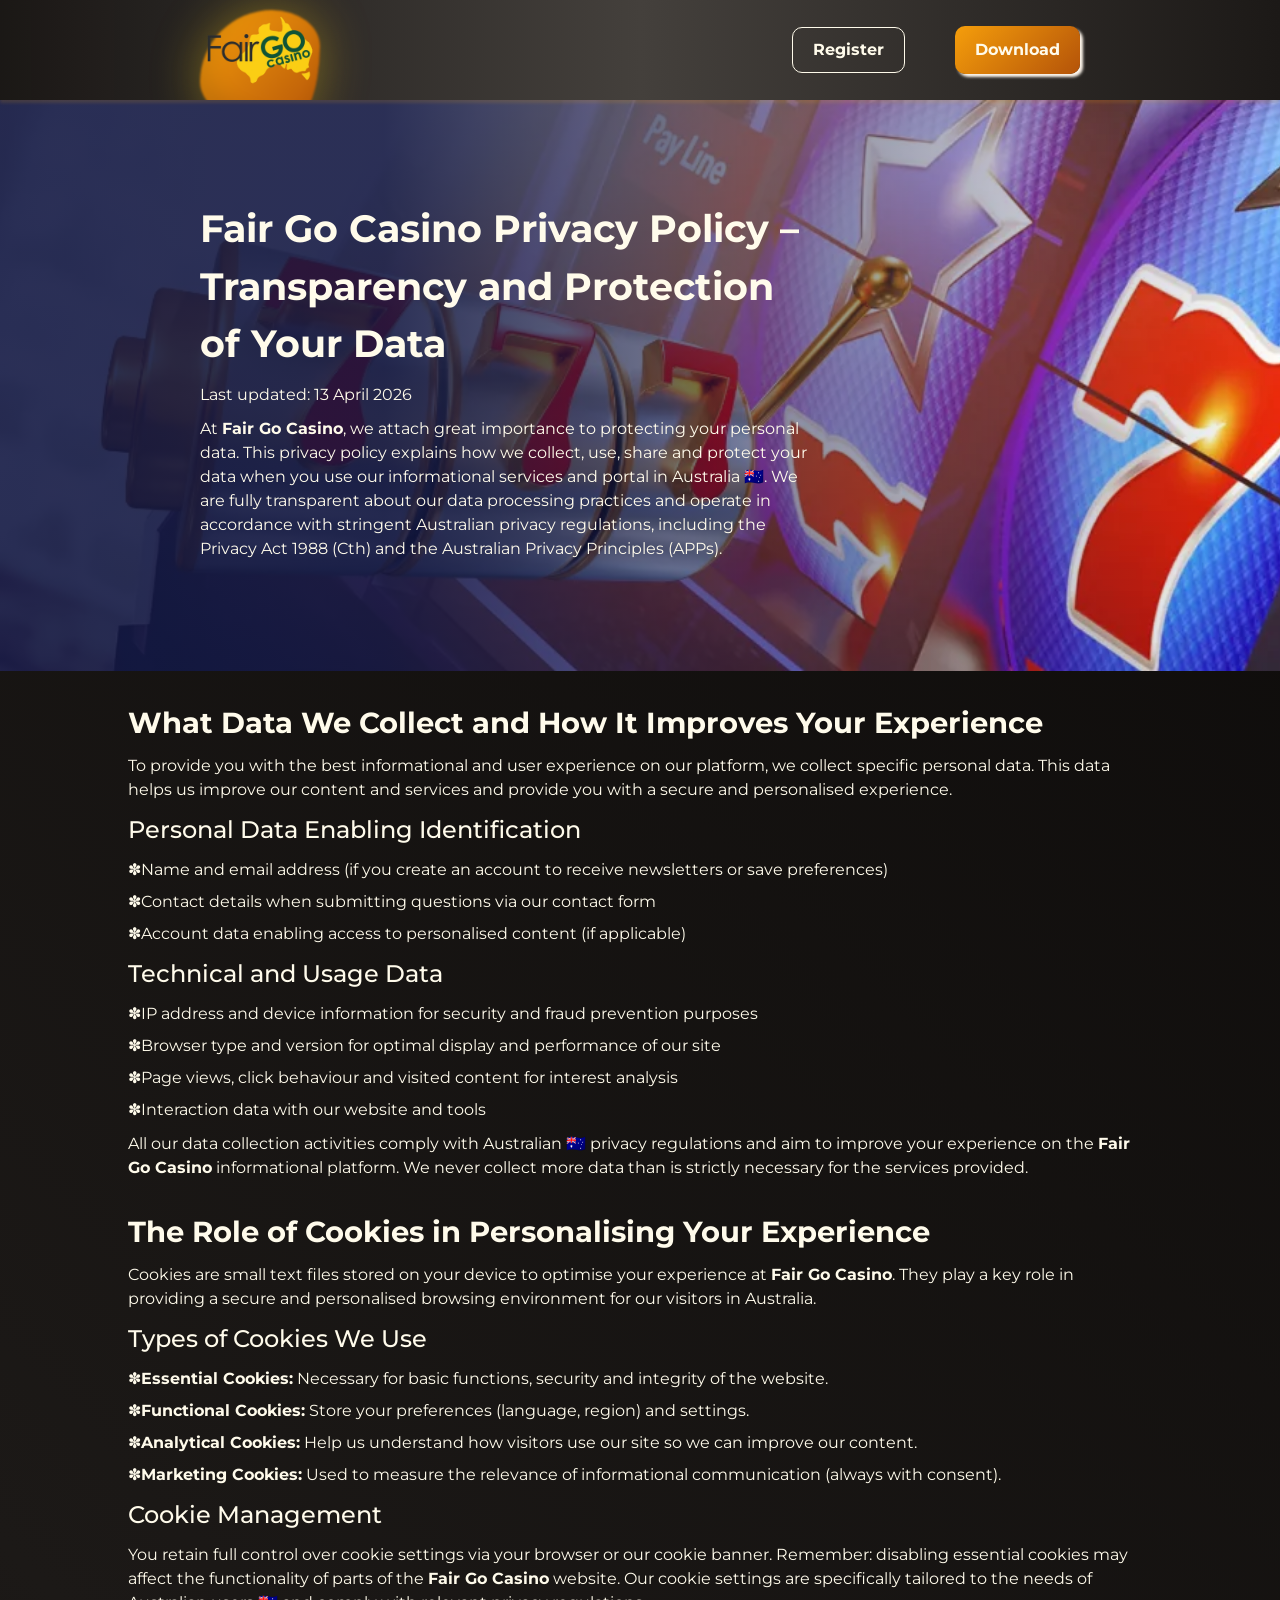
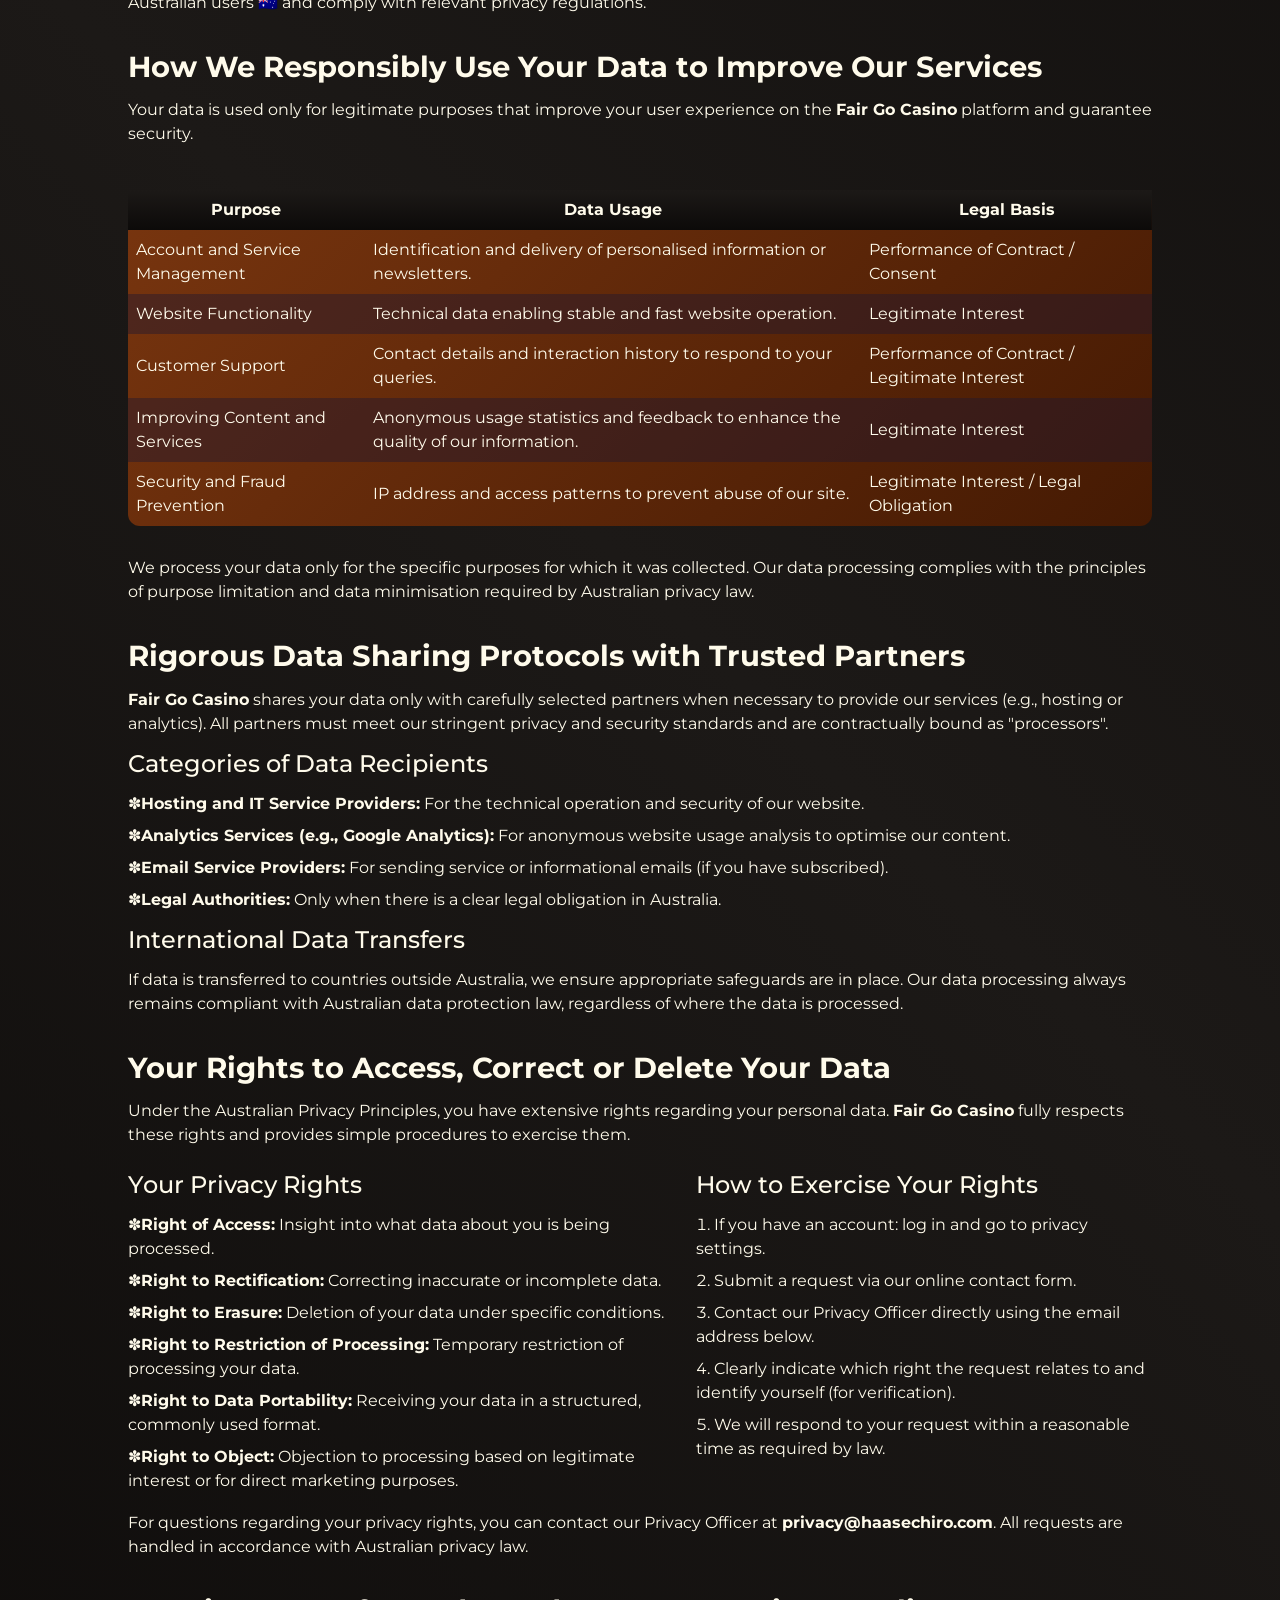
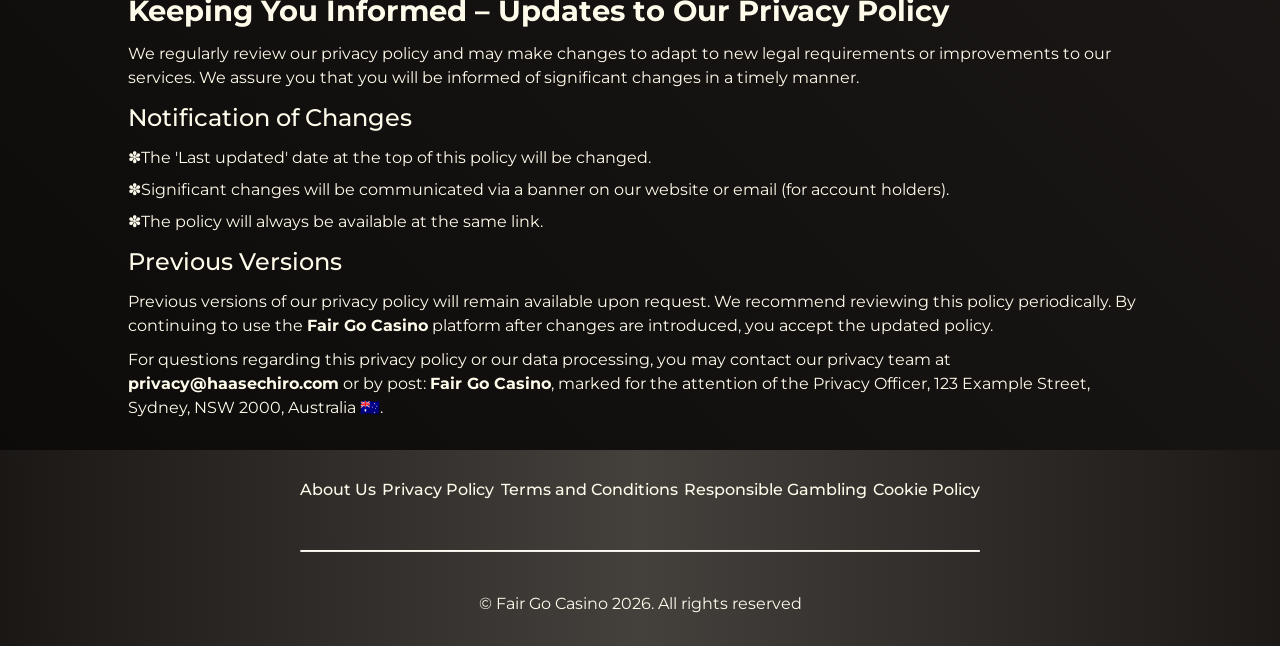
<file: privacy-policy/index.html>
<!DOCTYPE html>
<html lang="en">

<head>
    <meta charset="UTF-8">
    <meta name="viewport" content="width=device-width, initial-scale=1.0">
    <link rel="stylesheet" href="/style.css">
    <link rel="shortcut icon" href="/favicon.ico" type="image/x-icon">
    <title>Fair Go Casino – Privacy Policy - Transparency and Protection of Your Data</title>
    <meta name="description"
        content="Fair Go Casino guarantees full transparency in data processing. Learn how we safely collect, protect and use your data for a safer and more personalised user experience.">
    <meta name="googlebot" content="index,follow,noarchive">

    <link rel="canonical" href="https://www.haasechiro.com/privacy-policy/">

    <meta property="og:type" content="website" />
    <meta property="og:title" content="Fair Go Casino – Privacy Policy - Transparency and Protection of Your Data" />
    <meta property="og:description" content="Fair Go Casino guarantees full transparency in data processing." />
    <meta property="og:url" content="https://www.haasechiro.com/privacy-policy/" />
    <meta property="og:site_name" content="Fair Go Casino" />
    <meta property="og:locale" content="en_AU" />

    <script type="application/ld+json">
    {
        "@context": "https://schema.org",
        "@type": "WebPage",
        "name": "Fair Go Casino Privacy Policy",
        "description": "Fair Go Casino privacy policy - transparent data protection for Australian users.",
        "url": "https://www.haasechiro.com/privacy-policy/",
        "inLanguage": "en-AU"
    }
    </script>
</head>

<body>

    <header>
        <div class="logo">
            <div class="blob"></div>
            <a href="/"><img src="/img/logo.webp" alt="Fair Go Casino logo" width="140" height="70"></a>
        </div>

        <div class="header-btn">
            <a href="/play/" rel="nofollow" content="noindex" class="h-violet-btn">Register</a>
            <a href="/play/" rel="nofollow" content="noindex" class="h-accent-btn">Download</a>
        </div>
    </header>

    <main>
        <div class="promo">
            <div class="promo-l">
                <h1>Fair Go Casino Privacy Policy – Transparency and Protection of Your Data</h1>
                <p class="txt">
                    Last updated: 13 April 2026
                </p>
                <p class="txt">
                    At <strong>Fair Go Casino</strong>, we attach great importance to protecting your personal data.
                    This privacy policy explains how we collect, use, share and protect
                    your data when you use our informational services and portal in Australia 🇦🇺. We are fully
                    transparent about our data processing practices and operate in accordance with stringent
                    Australian privacy regulations, including the Privacy Act 1988 (Cth) and the Australian Privacy
                    Principles (APPs).
                </p>
            </div>
        </div>

        <div class="wrapper">
            <div class="container">
                <h2>What Data We Collect and How It Improves Your Experience</h2>
                <p class="txt">
                    To provide you with the best informational and user experience on our platform, we collect specific
                    personal data. This data helps us improve our content and services and provide you with a secure and
                    personalised experience.
                </p>

                <h3>Personal Data Enabling Identification</h3>
                <ul>
                    <li>Name and email address (if you create an account to receive newsletters or save preferences)
                    </li>
                    <li>Contact details when submitting questions via our contact form</li>
                    <li>Account data enabling access to personalised content (if applicable)</li>
                </ul>

                <h3>Technical and Usage Data</h3>
                <ul>
                    <li>IP address and device information for security and fraud prevention purposes</li>
                    <li>Browser type and version for optimal display and performance of our site</li>
                    <li>Page views, click behaviour and visited content for interest analysis</li>
                    <li>Interaction data with our website and tools</li>
                </ul>

                <p class="txt">
                    All our data collection activities comply with Australian 🇦🇺 privacy regulations and aim to
                    improve your experience on the <strong>Fair Go Casino</strong> informational platform. We never
                    collect
                    more data than is strictly necessary for the services provided.
                </p>
            </div>

            <div class="container">
                <h2>The Role of Cookies in Personalising Your Experience</h2>
                <p class="txt">
                    Cookies are small text files stored on your device to optimise your experience at
                    <strong>Fair Go Casino</strong>. They play a key role in providing a secure and personalised
                    browsing
                    environment for our visitors in Australia.
                </p>

                <h3>Types of Cookies We Use</h3>
                <ul>
                    <li><strong>Essential Cookies:</strong> Necessary for basic functions, security and integrity of the
                        website.</li>
                    <li><strong>Functional Cookies:</strong> Store your preferences (language, region) and settings.
                    </li>
                    <li><strong>Analytical Cookies:</strong> Help us understand how visitors use our site so we can
                        improve our content.</li>
                    <li><strong>Marketing Cookies:</strong> Used to measure the relevance of informational communication
                        (always with consent).</li>
                </ul>

                <h3>Cookie Management</h3>
                <p class="txt">
                    You retain full control over cookie settings via your browser or our cookie banner. Remember:
                    disabling essential cookies may affect the functionality of parts of the <strong>Fair Go
                        Casino</strong>
                    website. Our cookie settings are specifically tailored to the needs of Australian users 🇦🇺 and
                    comply with
                    relevant privacy regulations.
                </p>
            </div>

            <div class="container">
                <h2>How We Responsibly Use Your Data to Improve Our Services</h2>
                <p class="txt">
                    Your data is used only for legitimate purposes that improve your user experience on the
                    <strong>Fair Go Casino</strong> platform and guarantee security.
                </p>

                <div class="table-wrapper">
                    <table>
                        <thead>
                            <tr>
                                <th>Purpose</th>
                                <th>Data Usage</th>
                                <th>Legal Basis</th>
                            </tr>
                        </thead>
                        <tbody>
                            <tr>
                                <td>Account and Service Management</td>
                                <td>Identification and delivery of personalised information or newsletters.</td>
                                <td>Performance of Contract / Consent</td>
                            </tr>
                            <tr>
                                <td>Website Functionality</td>
                                <td>Technical data enabling stable and fast website operation.</td>
                                <td>Legitimate Interest</td>
                            </tr>
                            <tr>
                                <td>Customer Support</td>
                                <td>Contact details and interaction history to respond to your queries.</td>
                                <td>Performance of Contract / Legitimate Interest</td>
                            </tr>
                            <tr>
                                <td>Improving Content and Services</td>
                                <td>Anonymous usage statistics and feedback to enhance the quality of our information.
                                </td>
                                <td>Legitimate Interest</td>
                            </tr>
                            <tr>
                                <td>Security and Fraud Prevention</td>
                                <td>IP address and access patterns to prevent abuse of our site.</td>
                                <td>Legitimate Interest / Legal Obligation</td>
                            </tr>
                        </tbody>
                    </table>
                </div>

                <p class="txt">
                    We process your data only for the specific purposes for which it was collected. Our data processing
                    complies with the principles of purpose limitation and data minimisation required by Australian
                    privacy law.
                </p>
            </div>

            <div class="container">
                <h2>Rigorous Data Sharing Protocols with Trusted Partners</h2>
                <p class="txt">
                    <strong>Fair Go Casino</strong> shares your data only with carefully selected partners when
                    necessary
                    to provide our services (e.g., hosting or analytics). All partners must meet our stringent privacy
                    and security standards and are contractually bound as "processors".
                </p>

                <h3>Categories of Data Recipients</h3>
                <ul>
                    <li><strong>Hosting and IT Service Providers:</strong> For the technical operation and security of
                        our website.</li>
                    <li><strong>Analytics Services (e.g., Google Analytics):</strong> For anonymous website usage
                        analysis to optimise our content.</li>
                    <li><strong>Email Service Providers:</strong> For sending service or informational emails (if you
                        have subscribed).</li>
                    <li><strong>Legal Authorities:</strong> Only when there is a clear legal obligation in Australia.
                    </li>
                </ul>

                <h3>International Data Transfers</h3>
                <p class="txt">
                    If data is transferred to countries outside Australia, we ensure appropriate safeguards are in
                    place.
                    Our data processing always remains compliant with Australian data protection law, regardless of
                    where the data is processed.
                </p>
            </div>

            <div class="container">
                <h2>Your Rights to Access, Correct or Delete Your Data</h2>
                <p class="txt">
                    Under the Australian Privacy Principles, you have extensive rights regarding your personal data.
                    <strong>Fair Go Casino</strong> fully respects these rights and provides simple procedures to
                    exercise them.
                </p>

                <div class="promoties-bonus">
                    <div>
                        <h3>Your Privacy Rights</h3>
                        <ul>
                            <li><strong>Right of Access:</strong> Insight into what data about you is being processed.
                            </li>
                            <li><strong>Right to Rectification:</strong> Correcting inaccurate or incomplete data.</li>
                            <li><strong>Right to Erasure:</strong> Deletion of your data under specific conditions.</li>
                            <li><strong>Right to Restriction of Processing:</strong> Temporary restriction of processing
                                your data.</li>
                            <li><strong>Right to Data Portability:</strong> Receiving your data in a structured,
                                commonly used format.</li>
                            <li><strong>Right to Object:</strong> Objection to processing based on legitimate interest
                                or for direct marketing purposes.</li>
                        </ul>
                    </div>

                    <div>
                        <h3>How to Exercise Your Rights</h3>
                        <ol>
                            <li>If you have an account: log in and go to privacy settings.</li>
                            <li>Submit a request via our online contact form.</li>
                            <li>Contact our Privacy Officer directly using the email address below.</li>
                            <li>Clearly indicate which right the request relates to and identify yourself (for
                                verification).</li>
                            <li>We will respond to your request within a reasonable time as required by law.</li>
                        </ol>
                    </div>
                </div>

                <p class="txt">
                    For questions regarding your privacy rights, you can contact our Privacy
                    Officer at <strong>privacy@haasechiro.com</strong>. All requests are handled in
                    accordance with Australian privacy law.
                </p>
            </div>

            <div class="container">
                <h2>Keeping You Informed – Updates to Our Privacy Policy</h2>
                <p class="txt">
                    We regularly review our privacy policy and may make changes to adapt to new legal requirements or
                    improvements to our services. We assure you that you will be informed of significant changes in a
                    timely manner.
                </p>

                <h3>Notification of Changes</h3>
                <ul>
                    <li>The 'Last updated' date at the top of this policy will be changed.</li>
                    <li>Significant changes will be communicated via a banner on our website or email (for account
                        holders).</li>
                    <li>The policy will always be available at the same link.</li>
                </ul>

                <h3>Previous Versions</h3>
                <p class="txt">
                    Previous versions of our privacy policy will remain available upon request. We recommend reviewing
                    this policy periodically. By continuing to use the <strong>Fair Go Casino</strong> platform after
                    changes are introduced, you accept the updated policy.
                </p>

                <p class="txt">
                    For questions regarding this privacy policy or our data processing, you may
                    contact our privacy team at <strong>privacy@haasechiro.com</strong> or by post: <strong>Fair Go
                        Casino</strong>,
                    marked for the attention of the Privacy Officer, 123 Example Street, Sydney, NSW 2000, Australia
                    🇦🇺.
                </p>
            </div>
        </div>
    </main>

    <footer>
        <ul>
            <li><a href="/about-us/">About Us</a></li>
            <li><a href="/privacy-policy/">Privacy Policy</a></li>
            <li><a href="/terms-and-conditions/">Terms and Conditions</a></li>
            <li><a href="/responsible-gambling/">Responsible Gambling</a></li>
            <li><a href="/cookie-policy/">Cookie Policy</a></li>
        </ul>
        <hr>
        <p class="txt">© Fair Go Casino 2026. All rights reserved</p>
    </footer>
</body>

</html>
</file>
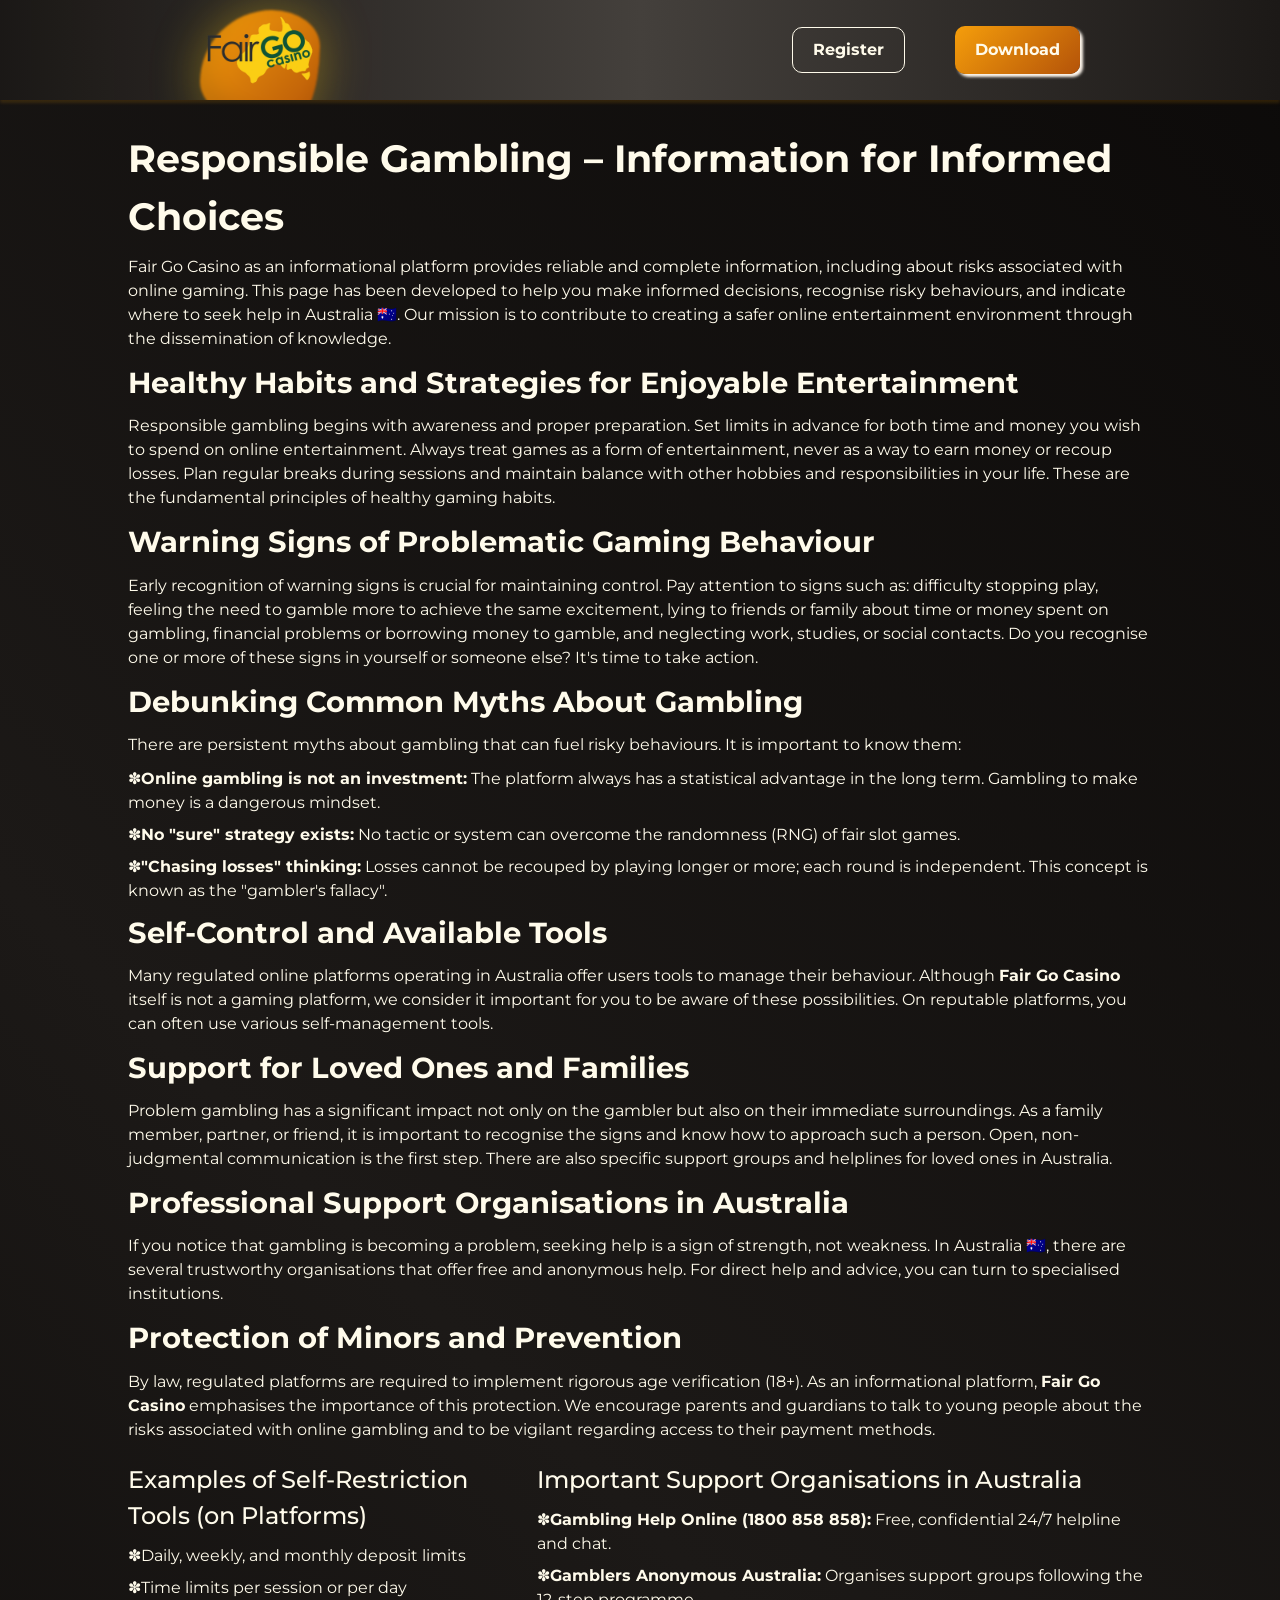
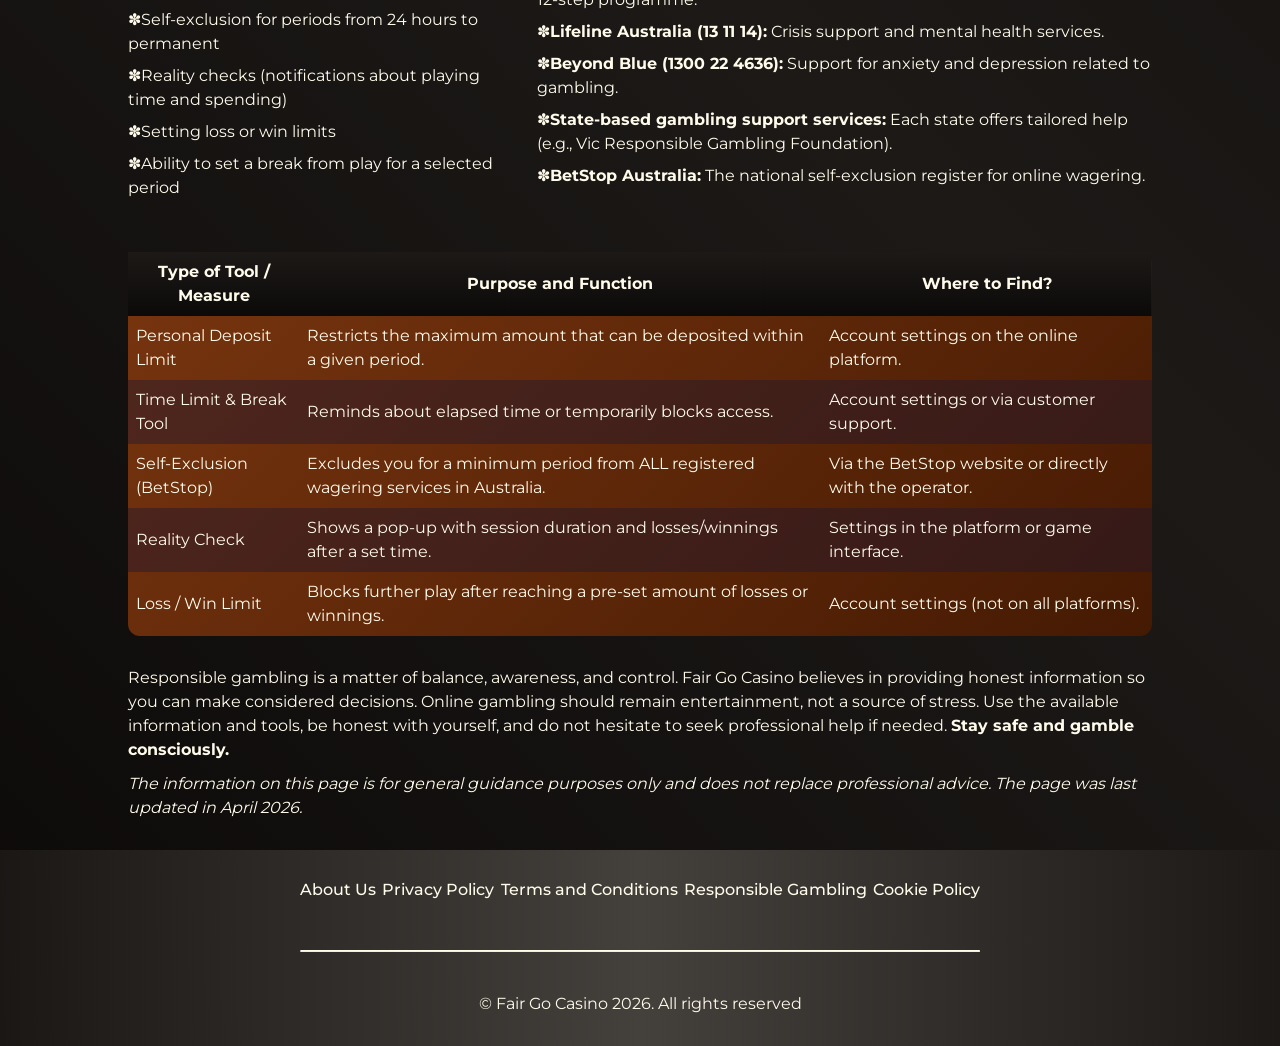
<file: responsible-gambling/index.html>
<!DOCTYPE html>
<html lang="en">

<head>
    <meta charset="UTF-8">
    <meta name="viewport" content="width=device-width, initial-scale=1.0">
    <link rel="stylesheet" href="/style.css">
    <link rel="shortcut icon" href="/favicon.ico" type="image/x-icon">
    <title>Responsible Gambling – Information and Support via Fair Go Casino</title>
    <meta name="description"
        content="Fair Go Casino provides information on responsible gambling. Learn to recognise risky behaviours, find self-control tools and discover professional support organisations for safe and conscious use of online entertainment.">
    <meta name="googlebot" content="index,follow,noarchive">

    <link rel="canonical" href="https://www.haasechiro.com/responsible-gambling/">

    <meta property="og:type" content="website" />
    <meta property="og:title" content="Responsible Gambling – Information and Support via Fair Go Casino" />
    <meta property="og:description"
        content="Fair Go Casino provides information on responsible gambling. Learn to recognise risky behaviours and find effective self-control tools." />
    <meta property="og:url" content="https://www.haasechiro.com/responsible-gambling/" />
    <meta property="og:site_name" content="Fair Go Casino" />
    <meta property="og:locale" content="en_AU" />

    <meta name="twitter:card" content="summary" />
    <meta name="twitter:title" content="Responsible Gambling – Information from Fair Go Casino" />
    <meta name="twitter:description"
        content="Strategies and tools for healthy and conscious use of online entertainment, developed by Fair Go Casino." />
</head>

<body>

    <header>
        <div class="logo">
            <div class="blob"></div>
            <a href="/"><img src="/img/logo.webp" alt="Fair Go Casino logo" width="140" height="70"></a>
        </div>

        <div class="header-btn">
            <a href="/play/" rel="nofollow" content="noindex" class="h-violet-btn">Register</a>
            <a href="/play/" rel="nofollow" content="noindex" class="h-accent-btn">Download</a>
        </div>
    </header>

    <main>
        <div class="wrapper">
            <div class="container">
                <h1>Responsible Gambling – Information for Informed Choices</h1>
                <p class="txt">
                    Fair Go Casino as an informational platform provides reliable and complete information, including
                    about
                    risks associated with online gaming. This page has been developed to help you make informed
                    decisions, recognise risky behaviours, and indicate where to seek help in Australia 🇦🇺.
                    Our mission is to contribute to creating a safer online entertainment environment through the
                    dissemination of knowledge.
                </p>

                <h2>Healthy Habits and Strategies for Enjoyable Entertainment</h2>
                <p class="txt">
                    Responsible gambling begins with awareness and proper preparation. Set limits in advance for both
                    time and money you wish to spend on online entertainment. Always treat games as a form of
                    entertainment, never as a way to earn money or recoup losses. Plan regular breaks during sessions
                    and maintain balance with other hobbies and responsibilities in your life. These are the fundamental
                    principles of healthy gaming habits.
                </p>

                <h2>Warning Signs of Problematic Gaming Behaviour</h2>
                <p class="txt">
                    Early recognition of warning signs is crucial for maintaining control. Pay attention to signs such
                    as: difficulty stopping play, feeling the need to gamble more to achieve the same excitement,
                    lying to friends or family about time or money spent on gambling, financial problems or borrowing
                    money to gamble, and neglecting work, studies, or social contacts. Do you recognise one or more of
                    these signs in yourself or someone else? It's time to take action.
                </p>

                <h2>Debunking Common Myths About Gambling</h2>
                <p class="txt">
                    There are persistent myths about gambling that can fuel risky behaviours. It is important to know
                    them:
                <ul>
                    <li><strong>Online gambling is not an investment:</strong> The platform always has a statistical
                        advantage in the long term. Gambling to make money is a dangerous mindset.</li>
                    <li><strong>No "sure" strategy exists:</strong> No tactic or system can overcome the randomness
                        (RNG) of fair slot games.</li>
                    <li><strong>"Chasing losses" thinking:</strong> Losses cannot be recouped by playing longer or more;
                        each round is independent. This concept is known as the "gambler's fallacy".</li>
                </ul>
                </p>

                <h2>Self-Control and Available Tools</h2>
                <p class="txt">
                    Many regulated online platforms operating in Australia offer users tools to manage their behaviour.
                    Although
                    <strong>Fair Go Casino</strong> itself is not a gaming platform, we consider it important for you to
                    be
                    aware of these possibilities. On reputable platforms, you can often use various self-management
                    tools.
                </p>

                <h2>Support for Loved Ones and Families</h2>
                <p class="txt">
                    Problem gambling has a significant impact not only on the gambler but also on their immediate
                    surroundings. As a family member, partner, or friend, it is important to recognise the signs and
                    know how to approach such a person. Open, non-judgmental communication is the first step. There are
                    also specific support groups and helplines for loved ones in Australia.
                </p>

                <h2>Professional Support Organisations in Australia</h2>
                <p class="txt">
                    If you notice that gambling is becoming a problem, seeking help is a sign of strength, not
                    weakness. In Australia 🇦🇺, there are several trustworthy organisations that offer free and
                    anonymous help. For direct help and advice, you can turn to specialised institutions.
                </p>

                <h2>Protection of Minors and Prevention</h2>
                <p class="txt">
                    By law, regulated platforms are required to implement rigorous age verification (18+). As
                    an informational platform, <strong>Fair Go Casino</strong> emphasises the importance of this
                    protection. We encourage parents and guardians to talk to young people about the risks associated
                    with online gambling and to be vigilant regarding access to their payment methods.
                </p>

                <div class="promoties-bonus">
                    <div>
                        <h3>Examples of Self-Restriction Tools (on Platforms)</h3>
                        <ul>
                            <li>Daily, weekly, and monthly deposit limits</li>
                            <li>Time limits per session or per day</li>
                            <li>Self-exclusion for periods from 24 hours to permanent</li>
                            <li>Reality checks (notifications about playing time and spending)</li>
                            <li>Setting loss or win limits</li>
                            <li>Ability to set a break from play for a selected period</li>
                        </ul>
                    </div>

                    <div>
                        <h3>Important Support Organisations in Australia</h3>
                        <ul>
                            <li><strong>Gambling Help Online (1800 858 858):</strong> Free, confidential 24/7 helpline
                                and chat.</li>
                            <li><strong>Gamblers Anonymous Australia:</strong> Organises support groups following the
                                12-step programme.</li>
                            <li><strong>Lifeline Australia (13 11 14):</strong> Crisis support and mental health
                                services.</li>
                            <li><strong>Beyond Blue (1300 22 4636):</strong> Support for anxiety and depression related
                                to gambling.</li>
                            <li><strong>State-based gambling support services:</strong> Each state offers tailored help
                                (e.g., Vic Responsible Gambling Foundation).</li>
                            <li><strong>BetStop Australia:</strong> The national self-exclusion register for online
                                wagering.</li>
                        </ul>
                    </div>
                </div>

                <div class="table-wrapper">
                    <table>
                        <thead>
                            <tr>
                                <th>Type of Tool / Measure</th>
                                <th>Purpose and Function</th>
                                <th>Where to Find?</th>
                            </tr>
                        </thead>
                        <tbody>
                            <tr>
                                <td>Personal Deposit Limit</td>
                                <td>Restricts the maximum amount that can be deposited within a given period.</td>
                                <td>Account settings on the online platform.</td>
                            </tr>
                            <tr>
                                <td>Time Limit & Break Tool</td>
                                <td>Reminds about elapsed time or temporarily blocks access.</td>
                                <td>Account settings or via customer support.</td>
                            </tr>
                            <tr>
                                <td>Self-Exclusion (BetStop)</td>
                                <td>Excludes you for a minimum period from ALL registered wagering services in
                                    Australia.</td>
                                <td>Via the BetStop website or directly with the operator.</td>
                            </tr>
                            <tr>
                                <td>Reality Check</td>
                                <td>Shows a pop-up with session duration and losses/winnings after a set time.</td>
                                <td>Settings in the platform or game interface.</td>
                            </tr>
                            <tr>
                                <td>Loss / Win Limit</td>
                                <td>Blocks further play after reaching a pre-set amount of losses or winnings.</td>
                                <td>Account settings (not on all platforms).</td>
                            </tr>
                        </tbody>
                    </table>
                </div>

                <p class="txt">
                    Responsible gambling is a matter of balance, awareness, and control. Fair Go Casino believes in
                    providing honest information so you can make considered decisions. Online gambling should remain
                    entertainment, not a source of stress. Use the available information and tools, be honest with
                    yourself, and do not hesitate to seek professional help if needed.
                    <strong>Stay safe and gamble consciously.</strong>
                </p>
                <p class="txt"><em>The information on this page is for general guidance purposes only and does not
                        replace professional advice. The page was last updated in April 2026.</em></p>
            </div>
        </div>
    </main>

    <footer>
        <ul>
            <li><a href="/about-us/">About Us</a></li>
            <li><a href="/privacy-policy/">Privacy Policy</a></li>
            <li><a href="/terms-and-conditions/">Terms and Conditions</a></li>
            <li><a href="/responsible-gambling/">Responsible Gambling</a></li>
            <li><a href="/cookie-policy/">Cookie Policy</a></li>
        </ul>
        <hr>
        <p class="txt">© Fair Go Casino 2026. All rights reserved</p>
    </footer>
</body>

</html>
</file>
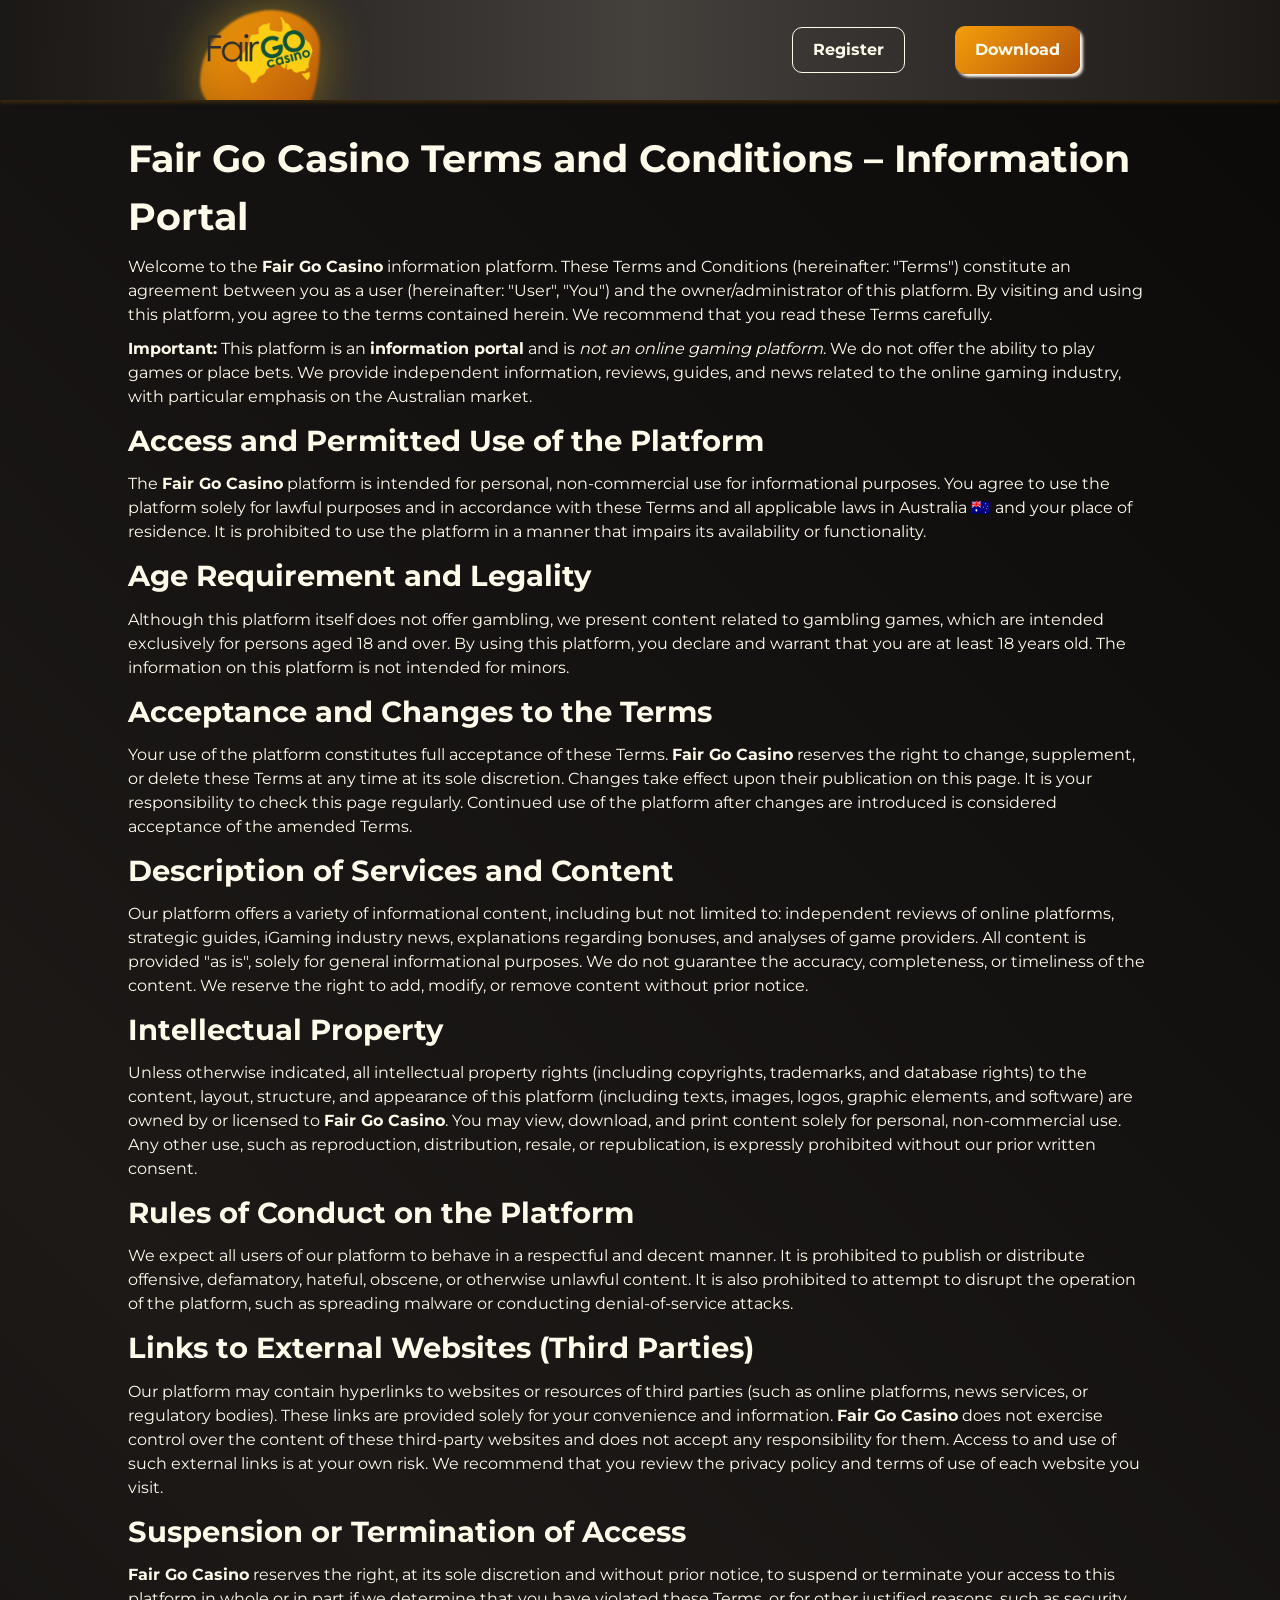
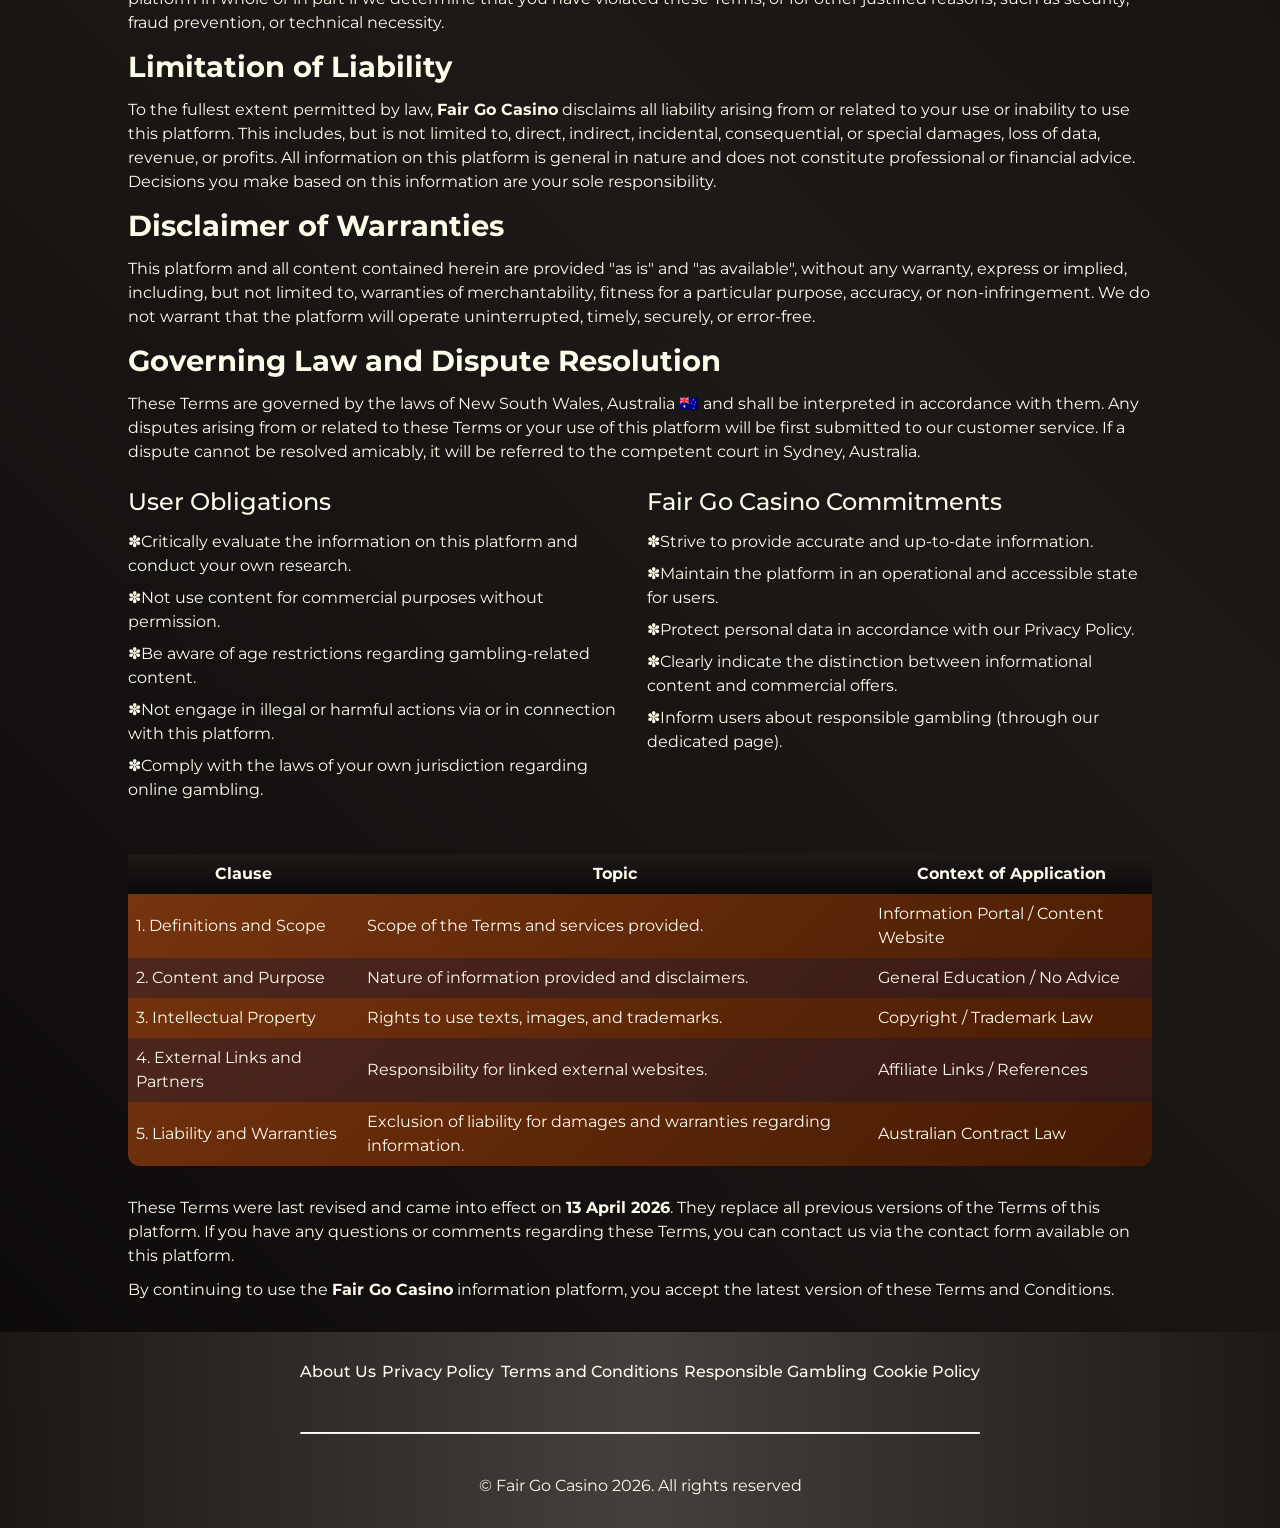
<file: terms-and-conditions/index.html>
<!DOCTYPE html>
<html lang="en">

<head>
    <meta charset="UTF-8">
    <meta name="viewport" content="width=device-width, initial-scale=1.0">
    <link rel="stylesheet" href="/style.css">
    <link rel="shortcut icon" href="/favicon.ico" type="image/x-icon">
    <title>Terms and Conditions – Fair Go Casino Information Platform</title>
    <meta name="description"
        content="By using the Fair Go Casino platform, you accept these terms and conditions, which define our services, describe your rights and promote responsible use of our information.">
    <meta name="googlebot" content="index,follow,noarchive">

    <link rel="canonical" href="https://www.haasechiro.com/terms-and-conditions/">

    <meta property="og:type" content="website" />
    <meta property="og:title" content="Terms and Conditions – Fair Go Casino Information Platform" />
    <meta property="og:description"
        content="Review the Terms and Conditions of the Fair Go Casino information platform for a clear understanding of the scope of services provided." />
    <meta property="og:url" content="https://www.haasechiro.com/terms-and-conditions/" />
    <meta property="og:site_name" content="Fair Go Casino" />
    <meta property="og:locale" content="en_AU" />

    <meta name="twitter:card" content="summary" />
    <meta name="twitter:title" content="Terms and Conditions - Fair Go Casino" />
    <meta name="twitter:description" content="Official terms of use for the Fair Go Casino informational portal." />
</head>

<body>

    <header>
        <div class="logo">
            <div class="blob"></div>
            <a href="/"><img src="/img/logo.webp" alt="Fair Go Casino logo" width="140" height="70"></a>
        </div>

        <div class="header-btn">
            <a href="/play/" rel="nofollow" content="noindex" class="h-violet-btn">Register</a>
            <a href="/play/" rel="nofollow" content="noindex" class="h-accent-btn">Download</a>
        </div>
    </header>

    <main>
        <div class="wrapper">
            <div class="container">
                <h1>Fair Go Casino Terms and Conditions – Information Portal</h1>
                <p class="txt">
                    Welcome to the <strong>Fair Go Casino</strong> information platform. These Terms and Conditions
                    (hereinafter: "Terms") constitute an agreement between you as a user (hereinafter: "User", "You")
                    and the owner/administrator of this platform. By visiting and using this platform, you agree to the
                    terms contained herein. We recommend that you read these Terms carefully.
                </p>
                <p class="txt">
                    <strong>Important:</strong> This platform is an <strong>information portal</strong> and is
                    <em>not an online gaming platform</em>. We do not offer the ability to play games or place bets.
                    We provide independent information, reviews, guides, and news related to the online gaming industry,
                    with particular emphasis on the Australian market.
                </p>

                <h2>Access and Permitted Use of the Platform</h2>
                <p class="txt">
                    The <strong>Fair Go Casino</strong> platform is intended for personal, non-commercial use for
                    informational purposes. You agree to use the platform solely for lawful purposes and in accordance
                    with these Terms and all applicable laws in Australia 🇦🇺 and your place of residence.
                    It is prohibited to use the platform in a manner that impairs its availability or functionality.
                </p>

                <h2>Age Requirement and Legality</h2>
                <p class="txt">
                    Although this platform itself does not offer gambling, we present content related to gambling games,
                    which are intended exclusively for persons aged 18 and over. By using this platform, you declare and
                    warrant that you are at least 18 years old. The information on this platform is not intended for
                    minors.
                </p>

                <h2>Acceptance and Changes to the Terms</h2>
                <p class="txt">
                    Your use of the platform constitutes full acceptance of these Terms.
                    <strong>Fair Go Casino</strong> reserves the right to change, supplement, or delete these Terms at
                    any
                    time at its sole discretion. Changes take effect upon their publication on this page. It is your
                    responsibility to check this page regularly. Continued use of the platform after changes are
                    introduced is considered acceptance of the amended Terms.
                </p>

                <h2>Description of Services and Content</h2>
                <p class="txt">
                    Our platform offers a variety of informational content, including but not limited to: independent
                    reviews of online platforms, strategic guides, iGaming industry news, explanations regarding
                    bonuses, and analyses of game providers. All content is provided "as is", solely for general
                    informational purposes. We do not guarantee the accuracy, completeness, or timeliness of the
                    content. We reserve the right to add, modify, or remove content without prior notice.
                </p>

                <h2>Intellectual Property</h2>
                <p class="txt">
                    Unless otherwise indicated, all intellectual property rights (including copyrights, trademarks, and
                    database rights) to the content, layout, structure, and appearance of this platform (including
                    texts, images, logos, graphic elements, and software) are owned by or licensed to
                    <strong>Fair Go Casino</strong>. You may view, download, and print content solely for personal,
                    non-commercial use. Any other use, such as reproduction, distribution, resale, or republication, is
                    expressly prohibited without our prior written consent.
                </p>

                <h2>Rules of Conduct on the Platform</h2>
                <p class="txt">
                    We expect all users of our platform to behave in a respectful and decent manner. It is prohibited to
                    publish or distribute offensive, defamatory, hateful, obscene, or otherwise unlawful content. It is
                    also prohibited to attempt to disrupt the operation of the platform, such as spreading malware or
                    conducting denial-of-service attacks.
                </p>

                <h2>Links to External Websites (Third Parties)</h2>
                <p class="txt">
                    Our platform may contain hyperlinks to websites or resources of third parties (such as online
                    platforms, news services, or regulatory bodies). These links are provided solely for your
                    convenience and information.
                    <strong>Fair Go Casino</strong> does not exercise control over the content of these third-party
                    websites and does not accept any responsibility for them. Access to and use of such external links
                    is at your own risk. We recommend that you review the privacy policy and terms of use of each
                    website you visit.
                </p>

                <h2>Suspension or Termination of Access</h2>
                <p class="txt">
                    <strong>Fair Go Casino</strong> reserves the right, at its sole discretion and without prior notice,
                    to suspend or terminate your access to this platform in whole or in part if we determine that you
                    have violated these Terms, or for other justified reasons, such as security, fraud prevention, or
                    technical necessity.
                </p>

                <h2>Limitation of Liability</h2>
                <p class="txt">
                    To the fullest extent permitted by law, <strong>Fair Go Casino</strong> disclaims all liability
                    arising
                    from or related to your use or inability to use this platform. This includes, but is not limited
                    to, direct, indirect, incidental, consequential, or special damages, loss of data, revenue, or
                    profits. All information on this platform is general in nature and does not constitute professional
                    or financial advice. Decisions you make based on this information are your sole responsibility.
                </p>

                <h2>Disclaimer of Warranties</h2>
                <p class="txt">
                    This platform and all content contained herein are provided "as is" and "as available", without any
                    warranty, express or implied, including, but not limited to, warranties of merchantability, fitness
                    for a particular purpose, accuracy, or non-infringement. We do not warrant that the platform will
                    operate uninterrupted, timely, securely, or error-free.
                </p>

                <h2>Governing Law and Dispute Resolution</h2>
                <p class="txt">
                    These Terms are governed by the laws of New South Wales, Australia 🇦🇺 and shall be interpreted in
                    accordance with them. Any disputes arising from or related to these Terms or your use of this
                    platform will
                    be first submitted to our customer service. If a dispute cannot be resolved amicably, it will be
                    referred to the competent court in Sydney, Australia.
                </p>

                <div class="promoties-bonus">
                    <div>
                        <h3>User Obligations</h3>
                        <ul>
                            <li>Critically evaluate the information on this platform and conduct your own research.</li>
                            <li>Not use content for commercial purposes without permission.</li>
                            <li>Be aware of age restrictions regarding gambling-related content.</li>
                            <li>Not engage in illegal or harmful actions via or in connection with this platform.</li>
                            <li>Comply with the laws of your own jurisdiction regarding online gambling.</li>
                        </ul>
                    </div>

                    <div>
                        <h3>Fair Go Casino Commitments</h3>
                        <ul>
                            <li>Strive to provide accurate and up-to-date information.</li>
                            <li>Maintain the platform in an operational and accessible state for users.</li>
                            <li>Protect personal data in accordance with our Privacy Policy.</li>
                            <li>Clearly indicate the distinction between informational content and commercial offers.
                            </li>
                            <li>Inform users about responsible gambling (through our dedicated page).</li>
                        </ul>
                    </div>
                </div>

                <div class="table-wrapper">
                    <table>
                        <thead>
                            <tr>
                                <th>Clause</th>
                                <th>Topic</th>
                                <th>Context of Application</th>
                            </tr>
                        </thead>
                        <tbody>
                            <tr>
                                <td>1. Definitions and Scope</td>
                                <td>Scope of the Terms and services provided.</td>
                                <td>Information Portal / Content Website</td>
                            </tr>
                            <tr>
                                <td>2. Content and Purpose</td>
                                <td>Nature of information provided and disclaimers.</td>
                                <td>General Education / No Advice</td>
                            </tr>
                            <tr>
                                <td>3. Intellectual Property</td>
                                <td>Rights to use texts, images, and trademarks.</td>
                                <td>Copyright / Trademark Law</td>
                            </tr>
                            <tr>
                                <td>4. External Links and Partners</td>
                                <td>Responsibility for linked external websites.</td>
                                <td>Affiliate Links / References</td>
                            </tr>
                            <tr>
                                <td>5. Liability and Warranties</td>
                                <td>Exclusion of liability for damages and warranties regarding information.</td>
                                <td>Australian Contract Law</td>
                            </tr>
                        </tbody>
                    </table>
                </div>

                <p class="txt">
                    These Terms were last revised and came into effect on <strong>13 April 2026</strong>. They replace
                    all previous versions of the Terms of this platform. If you have any questions or comments regarding
                    these Terms, you can contact us via the contact form available on this platform.
                </p>
                <p class="txt">
                    By continuing to use the <strong>Fair Go Casino</strong> information platform, you accept the latest
                    version of these Terms and Conditions.
                </p>
            </div>
        </div>
    </main>

    <footer>
        <ul>
            <li><a href="/about-us/">About Us</a></li>
            <li><a href="/privacy-policy/">Privacy Policy</a></li>
            <li><a href="/terms-and-conditions/">Terms and Conditions</a></li>
            <li><a href="/responsible-gambling/">Responsible Gambling</a></li>
            <li><a href="/cookie-policy/">Cookie Policy</a></li>
        </ul>
        <hr>
        <p class="txt">© Fair Go Casino 2026. All rights reserved</p>
    </footer>
</body>

</html>
</file>
<file: style.css>
@font-face {
	font-family: Montserrat;
	src: url('./font/Montserrat-Regular.ttf') format('truetype');
	font-weight: 400;
	font-style: normal;
}
@font-face {
	font-family: Montserrat;
	src: url('./font/Montserrat-Medium.ttf') format('truetype');
	font-weight: 500;
	font-style: normal;
}
@font-face {
	font-family: Montserrat;
	src: url('./font/Montserrat-Bold.ttf') format('truetype');
	font-weight: 700;
	font-style: normal;
}

:root {
	--background: linear-gradient(45deg, #0c0a09 0%, #1c1917 45%, #0c0a09 100%);
	--header: linear-gradient(90deg, rgba(28, 25, 23, 0.88), #44403c, #1c1917);
	--btn-accent: linear-gradient(135deg, #f59e0b, #b45309);
	--btn-inherit: #fffbeb;
	--accent: linear-gradient(135deg, #fbbf24, #d97706);
	--gift: #fff7ed;
	--gift-btn: linear-gradient(135deg, #78350f, #451a03);
	--border-radius: 12px;
	--table: linear-gradient(180deg, #1c1917, #0c0a09);
	--minus: #ef4444;
	--shadow: rgba(245, 158, 11, 0.15);
	--second-shadow: #b45309;
}

* {
	margin: 0;
	padding: 0;
	box-sizing: border-box;
	scroll-behavior: smooth;
	text-overflow: clip;
}

ul {
	list-style: '✽';
	list-style-position: inside;
}

ul li,
ol li {
	margin: 8px 0;
}

ul li::marker {
	color: var(--accent);
}

ol {
	list-style-position: inside;
}

a {
	text-decoration: none;
	color: inherit;
}

img,
video {
	width: 80%;
	height: auto;
	display: block;
	border-radius: var(--border-radius);
}

button {
	all: unset;
	cursor: pointer;
	box-sizing: border-box;
}

input,
textarea,
button,
select {
	font: inherit;
	border: none;
	outline: none;
}

h1,
h2,
h3,
h4,
h5,
h6 {
	font-weight: 500;
	color: var(--btn-inherit) fff;
}

h1 {
	font-weight: 700;
	font-size: 2.4rem;
}

h2 {
	font-size: 1.8rem;
	font-weight: 700;
}

h3 {
	font-size: 1.5rem;
	font-weight: 500;
	margin: 10px 0;
}

.txt {
	font-size: 1rem;
	margin: 10px 0;
}
body {
	font-family: 'Montserrat', sans-serif;
	font-size: 1rem;
	line-height: 1.5;
	background: var(--background);
	color: var(--btn-inherit);
	box-sizing: border-box;
}

main {
	width: 100%;
	margin: 0 auto;
}

header {
	padding: 10px 200px;
	height: auto;
	display: flex;
	align-items: center;
	justify-content: space-between;
	background: var(--header);
	box-shadow: 0 3px 3px var(--shadow);
	max-width: 100vw;
	margin: 0 auto;
	position: sticky;
	top: 0;
	z-index: 100;
	overflow: hidden;
}

header img {
	width: 120px;
	height: auto;
	border-radius: 10px;
}

.logo {
	position: relative;
}

.header-btn {
	display: flex;
	align-items: center;
	justify-content: space-between;
}

.h-violet-btn {
	padding: 10px 20px;
	font-size: 1rem;
	border: 1px solid var(--btn-inherit);
	border-radius: 10px;
	margin-right: 50px;
	font-weight: 700;
	transition: all 0.3s ease-in-out;
}

.h-accent-btn {
	padding: 12px 20px;
	font-size: 1rem;
	background: var(--btn-accent);
	box-shadow: 3px 3px 3px var(--gift);
	border-radius: 10px;
	text-align: center;
	font-weight: 700;
	transition: all 0.3s ease;
}

.h-app-link {
	font-size: 1rem;
	font-weight: 600;
	transition: all 0.5s ease;
}

.h-accent-btn:hover {
	background: white;
	color: var(--minus);
}

.h-violet-btn:hover,
.h-accent-btn:hover {
	transform: scale(0.9);
	box-shadow: 1px 1px 5px var(--gift);
}

.h-app-link:hover {
	font-size: 1.2rem;
}

.wrapper {
	max-width: 80%;
	margin: 0 auto;
}

.promo {
	display: flex;
	align-items: center;
	justify-content: space-between;
	padding: 100px 200px;
	gap: 50px;
	background-image:
		linear-gradient(90deg, rgba(17, 22, 65, 0.89) 30%, rgba(255, 255, 255, 0) 100%), url(./img/layer.webp);
	background-repeat: no-repeat;
	background-size: cover;
}

.promo-l {
	width: 70%;
	z-index: 10;
}

.blob {
	position: absolute;
	width: 120px;
	height: 120px;
	background: var(--btn-accent);
	box-shadow:
		0 0 50px rgba(250, 204, 21, 0.4),
		inset 10px -10px 20px rgba(0, 0, 0, 0.1);
	border-radius: 60% 40% 30% 70% / 60% 30% 70% 40%;
	animation: morph 8s ease-in-out infinite;

	filter: blur(1px);
	z-index: -1;
}

@keyframes morph {
	0% {
		border-radius: 60% 40% 30% 70% / 60% 30% 70% 40%;
	}
	25% {
		border-radius: 45% 55% 50% 50% / 55% 45% 55% 45%;
	}
	50% {
		border-radius: 30% 70% 70% 30% / 30% 30% 70% 70%;
	}
	75% {
		border-radius: 55% 45% 40% 60% / 45% 55% 45% 55%;
	}
	100% {
		border-radius: 60% 40% 30% 70% / 60% 30% 70% 40%;
	}
}

@keyframes float {
	0%,
	100% {
		transform: translate(0, 0) rotate(0deg);
	}
	33% {
		transform: translate(30px, -50px) rotate(5deg);
	}
	66% {
		transform: translate(-20px, 20px) rotate(-5deg);
	}
}

.promo-gift {
	background: var(--gift);
	width: 30%;
	height: auto;
	padding: 20px 40px;
	text-align: center;
	border-radius: 20px;
	animation: pulse-shadow 2s infinite;
}

@keyframes pulse-shadow {
	0% {
		box-shadow: 0 0 25px 3px var(--second-shadow);
	}
	50% {
		box-shadow: 0 0 15px 8px var(--second-shadow);
	}
	100% {
		box-shadow: 0 0 25px 3px var(--second-shadow);
	}
}

.gift-box {
	background: var(--gift);
	border-radius: 100%;
	width: 84px;
	height: auto;
	display: flex;
	align-items: center;
	justify-content: center;
	padding: 12px;
	margin: 0px auto;
	margin-top: -48px;
}

.txt-accent {
	color: var(--minus);
	font-size: 1.5rem;
	line-height: 2rem;
	font-weight: 700;
}

.btn-accent {
	display: inline-block;
	padding: 10px 16px;
	font-size: 1rem;
	background: var(--gift-btn);
	color: var(--btn-inherit) fff;
	border-radius: 10px;
	text-align: center;
	font-weight: 700;
	margin: 20px auto;
	text-transform: uppercase;
	transition: all 0.4s ease-in-out;
}

.btn-accent:hover {
	transform: scale(1.1);
}

.gift-zoom {
	animation: zoom-in-zoom-out 3s ease infinite;
}

@keyframes zoom-in-zoom-out {
	0% {
		scale: 120%;
	}
	50% {
		scale: 140%;
	}
	100% {
		scale: 120%;
	}
}

.navigation {
	margin: 20px auto;
	background: var(--gift-btn);
	border-radius: 16px;
	box-shadow: 0 0 5px 3px var(--second-shadow);
	padding: 8px;
	transition: all 0.4s ease;
}

.navigation:hover {
	box-shadow: 0 0 10px 13px var(--second-shadow);
}

.txt-nav {
	text-align: center;
	cursor: pointer;
	position: relative;
	padding: 10px 0;
	font-size: 1.2rem;
	font-weight: 500;
	display: block;
}

.txt-nav::before {
	content: '☰';
	position: absolute;
	top: 11px;
	right: 20px;
}

.nav-list {
	margin: 0 auto;
	column-count: 3;
	width: 100%;
	border: 1px solid var(--accent);
	padding: 10px;
	background: var(--gift-btn);
	border-radius: 10px;
	display: none;
}

#toggle-nav:checked ~ .nav-list {
	display: block;
}

.nav-list li {
	margin: 4px 0;
}

.nav-list li a:hover {
	text-decoration: underline;
}

.container {
	margin: 30px auto;
}

.table-wrapper {
	overflow-x: auto;
	margin-top: 1.5rem;
	border-radius: var(--border-radius);
	width: 100%;
}

.table-wrapper table {
	width: 100%;
	border-collapse: collapse;
	color: var(--white);
	font-size: 1rem;
	min-width: 320px;
	background: var(--gift-btn);
	border-radius: 12px;
	margin: 20px auto;
}

thead {
	background: var(--table);
}

table td,
table th {
	border: 1px solid var(--background);
	padding: 8px;
}

table tr:nth-child(even) {
	background: #20173072;
}

.steps-container {
	display: flex;
	flex-direction: column;
	gap: 40px;
	padding-left: 24px;
	border-left: 3px solid #6edb7d;
	margin: 20px 40px;
	width: 100%;
}

.loggen {
	width: 80%;
	margin: 20px auto;
	padding: 40px;
	background: var(--gift-btn);
	border-radius: 10px;
	border: 2px solid var(--accent);
}

.loggen h2 {
	text-align: center;
}

.step {
	display: flex;
	align-items: flex-start;
	gap: 20px;
	position: relative;
}

.step-number {
	position: absolute;
	left: -40px;
	top: 0;
	background: #6edb7d;
	color: white;
	font-weight: bold;
	border-radius: 50%;
	width: 30px;
	height: 30px;
	text-align: center;
	line-height: 30px;
	font-size: 16px;
}

hr {
	width: 100%;
	border-top: 1px solid var(--btn-inherit);
	border-radius: 10px;
	margin-top: 10px;
}

.step-content {
	width: 90%;
}

.step-content h3 {
	margin: 0 0 10px;
	font-size: 20px;
	color: var(--btn-inherit);
}

.step-content img {
	max-width: 60%;
	border-radius: 8px;
	margin-bottom: 10px;
}

.promoties-bonus {
	display: flex;
	align-items: start;
	justify-content: space-evenly;
	gap: 30px;
}

.voordelen {
	width: 100%;
	border: 2px solid var(--btn-accent);
	border-radius: 12px;
}

.voordelen ul,
.nadelen ul {
	padding: 14px 20px;
}

.voordelen-title {
	display: flex;
	background: var(--btn-accent);
	font-size: 1.2rem;
	font-weight: 700;
	padding: 8px 14px;
	border-top-left-radius: 8px;
	border-top-right-radius: 8px;
}

.nadelen {
	width: 100%;
	border: 2px solid var(--minus);
	border-radius: 12px;
}

.nadelen-title {
	display: flex;
	background: var(--minus);
	font-size: 1.2rem;
	font-weight: 700;
	padding: 8px 14px;
	border-top-left-radius: 8px;
	border-top-right-radius: 8px;
}

.faq-contnetn {
	background: var(--table);
	padding: 18px 40px;
}

.qa-content {
	margin: 20px auto;
	display: flex;
	flex-direction: column;
}
.qa-scontent-title {
	margin: 10px auto;
	border-top: 1px solid var(--btn-inherit);
}

.qa-title {
	font-size: 20px;
	width: 100%;
	position: relative;
	margin: 0;
	display: block;
	cursor: pointer;
}

.qa-answaer {
	font-size: 18px;
	padding: 0px 10px;
	margin: 0 10px;
	color: var(--btn-inherit);
}

footer {
	display: flex;
	flex-direction: column;
	align-items: center;
	justify-content: center;
	gap: 30px;
	margin: 0 auto;
	width: 100%;
	padding: 20px 300px;
	background: var(--header);
	text-align: center;
}

footer ul {
	list-style: none;
	display: flex;
	align-items: center;
	justify-content: space-between;
	width: 100%;
	font-size: 1rem;
	font-weight: 500;
	transition: all 0.4s ease-in-out;
}

footer a img {
	width: 80px;
	height: auto;
}

footer ul li:hover {
	color: var(--btn-accent);
}

.f-active {
	color: var(--btn-accent);
}

.pages {
	padding: 20px 0;
	display: flex;
	flex-direction: column;
	gap: 20px;
}

@media (max-width: 1024px) {
	h1 {
		font-size: 2rem;
	}

	header {
		/* flex-wrap: wrap; */
		padding: 4px 6px;
		margin: 0 auto;
		text-align: center;
		align-items: center;
		justify-content: space-between;
		gap: 4px;
		max-width: 100vw;
		margin: 0 auto;
		position: sticky;
		top: 0;
		z-index: 100;
	}

	header img {
		max-width: 100px;
	}

	.h-violet-btn {
		margin-right: 10px;
	}

	.h-violet-btn,
	.h-accent-btn {
		padding: 10px 14px;
	}

	.header-app {
		position: absolute;
		bottom: -24px;
		background: var(--header);
		width: 100vw;
	}

	.promo {
		padding: 20px;
		margin: 0 auto;
		flex-direction: column;
	}

	.promo-l {
		width: 100%;
	}

	.promo-gift {
		width: 100%;
	}

	.nav-list {
		column-count: 2;
		justify-content: space-between;
	}

	table {
		width: 100%;
	}

	.loggen {
		width: 100%;
		margin: 20px 8px;
	}

	.promoties-bonus {
		flex-direction: column;
	}

	.wrapper {
		max-width: 100%;
		padding: 10px;
		margin: 20px auto;
	}

	footer {
		padding: 10px;
		text-align: center;
	}

	footer ul:first-child {
		flex-direction: column;
	}
}
</file>
